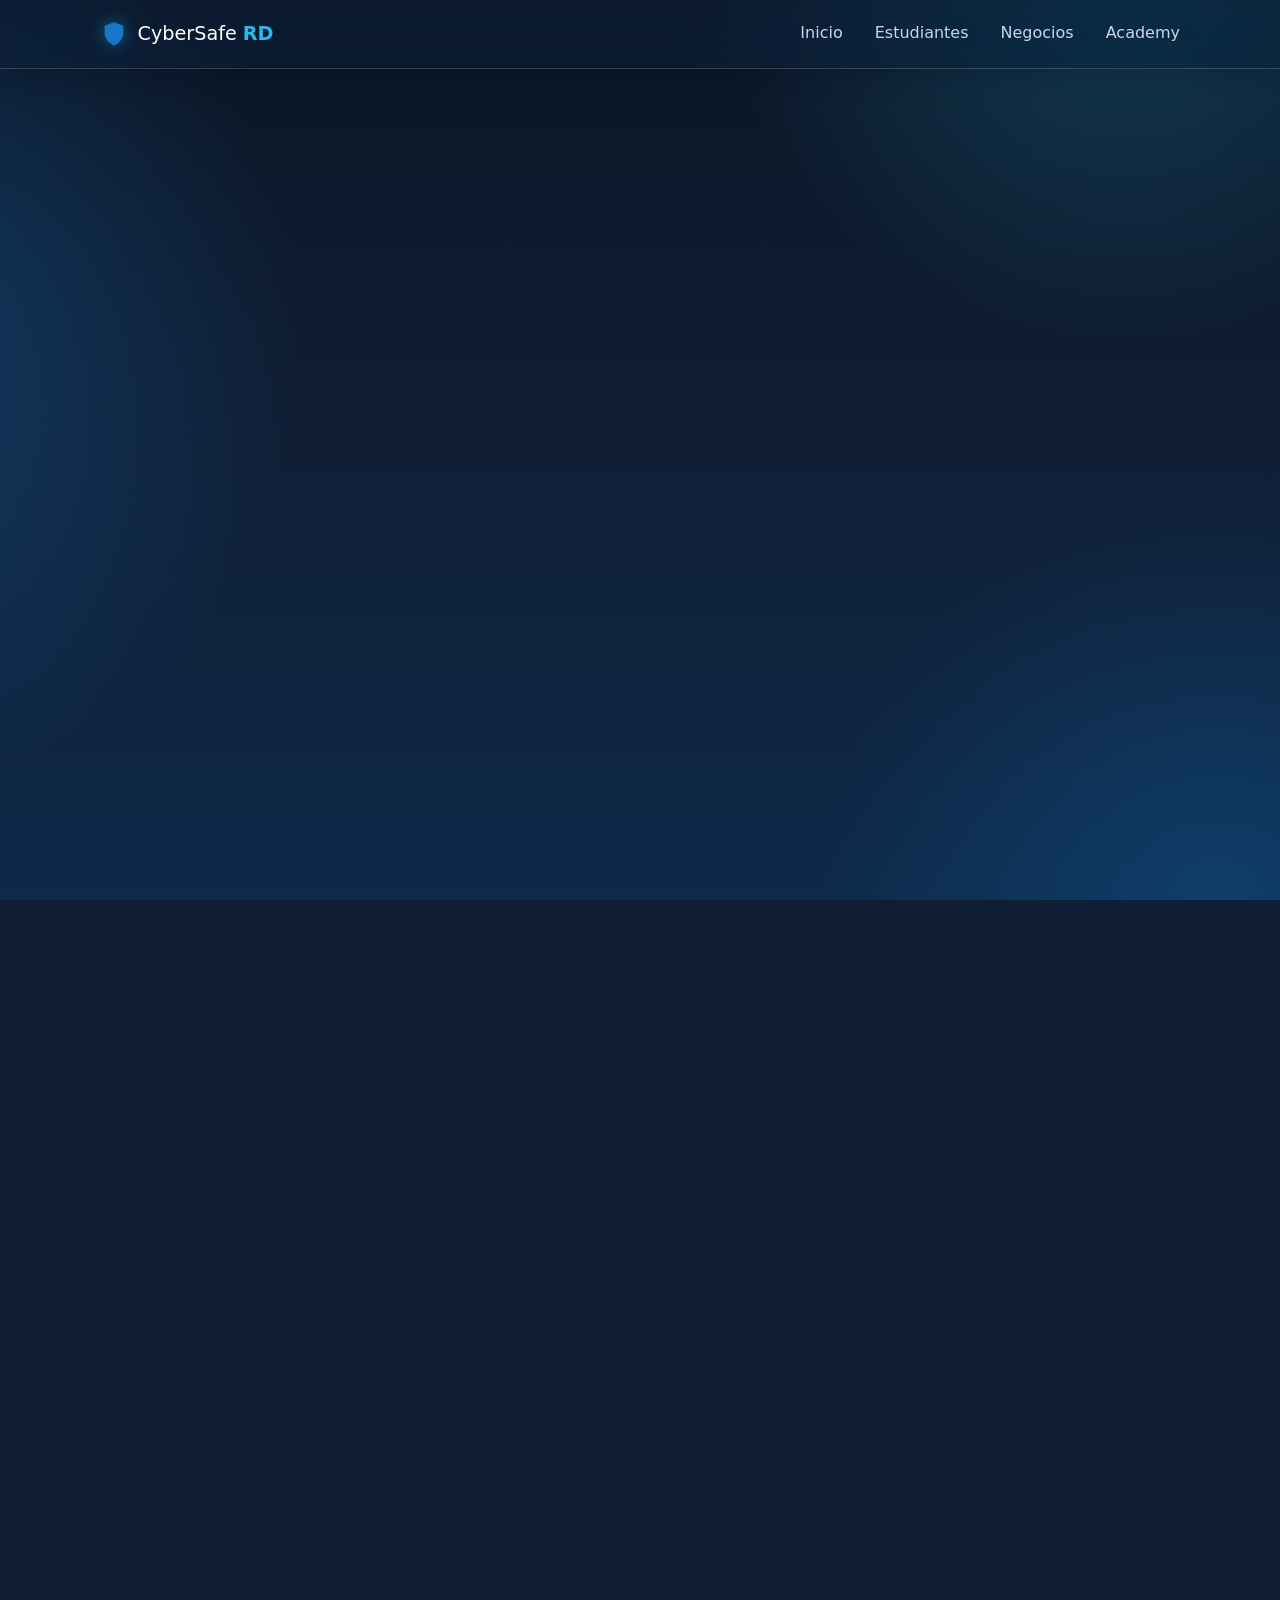
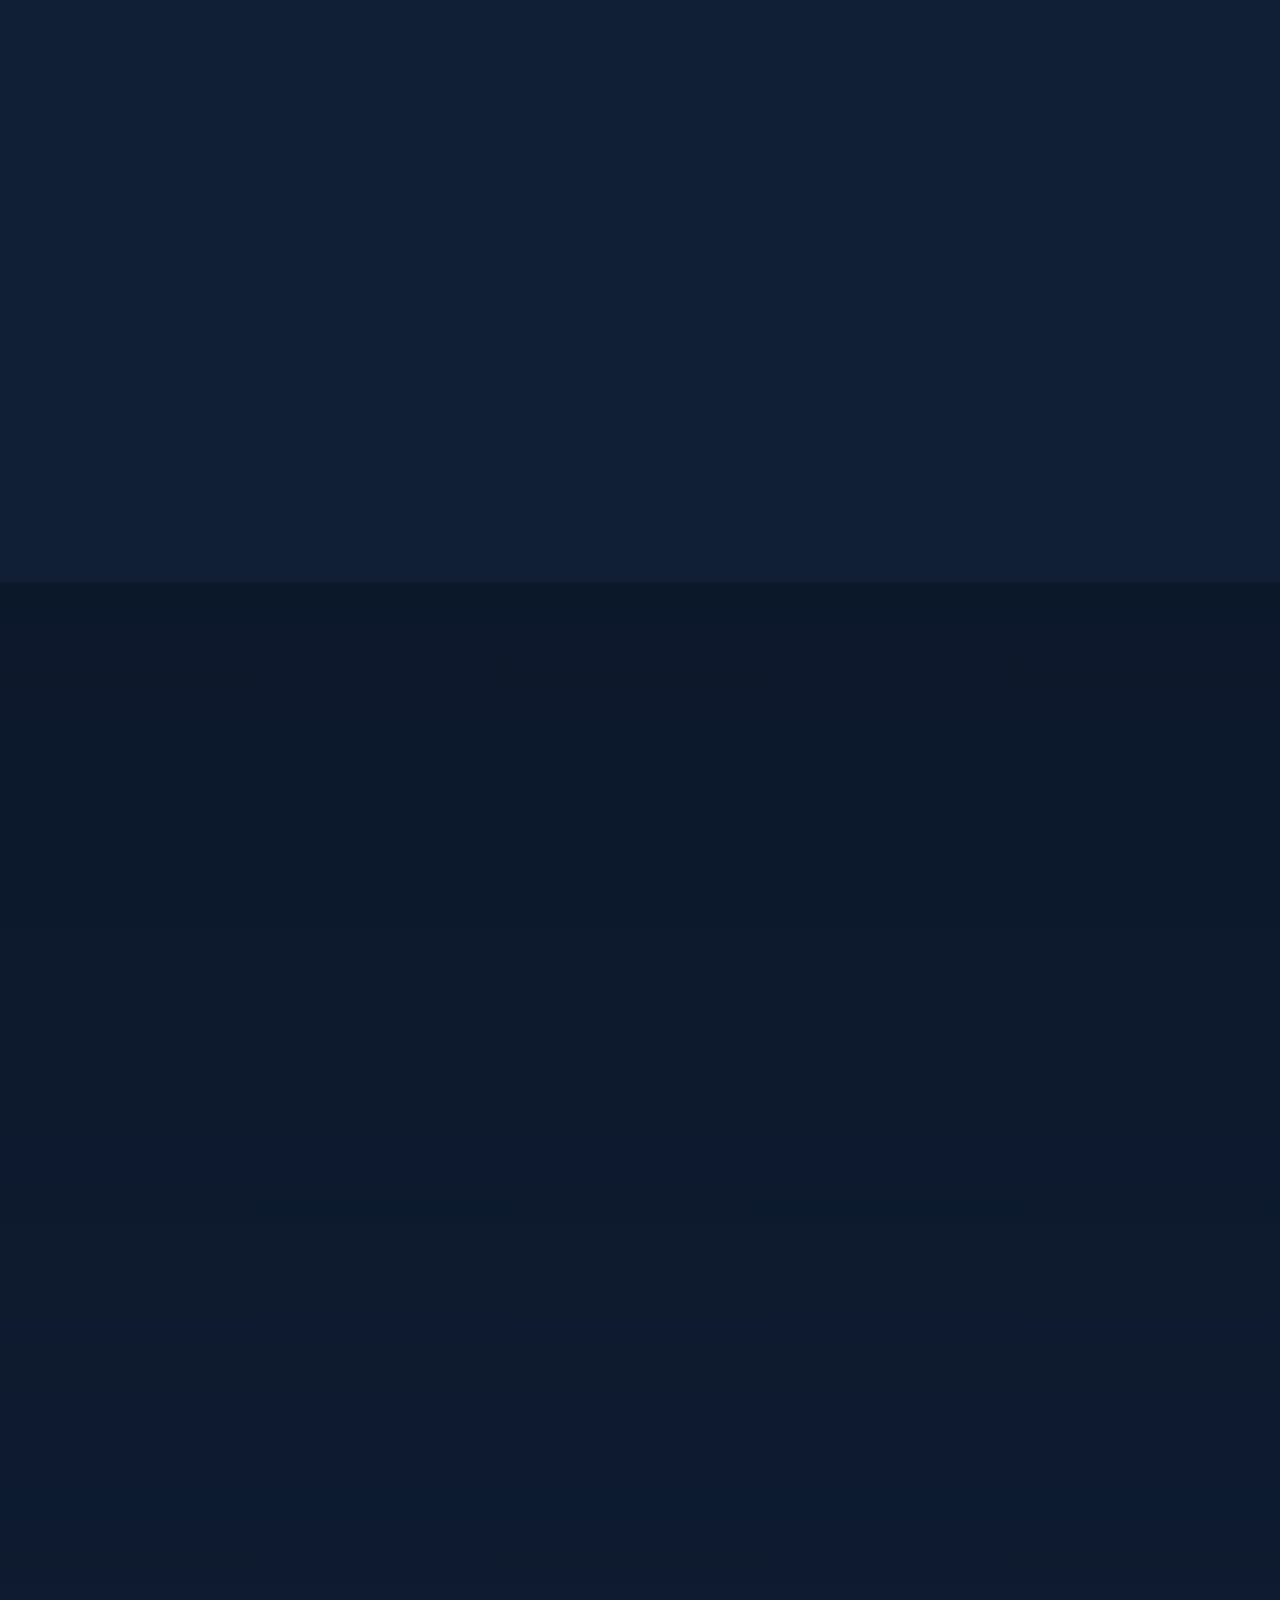
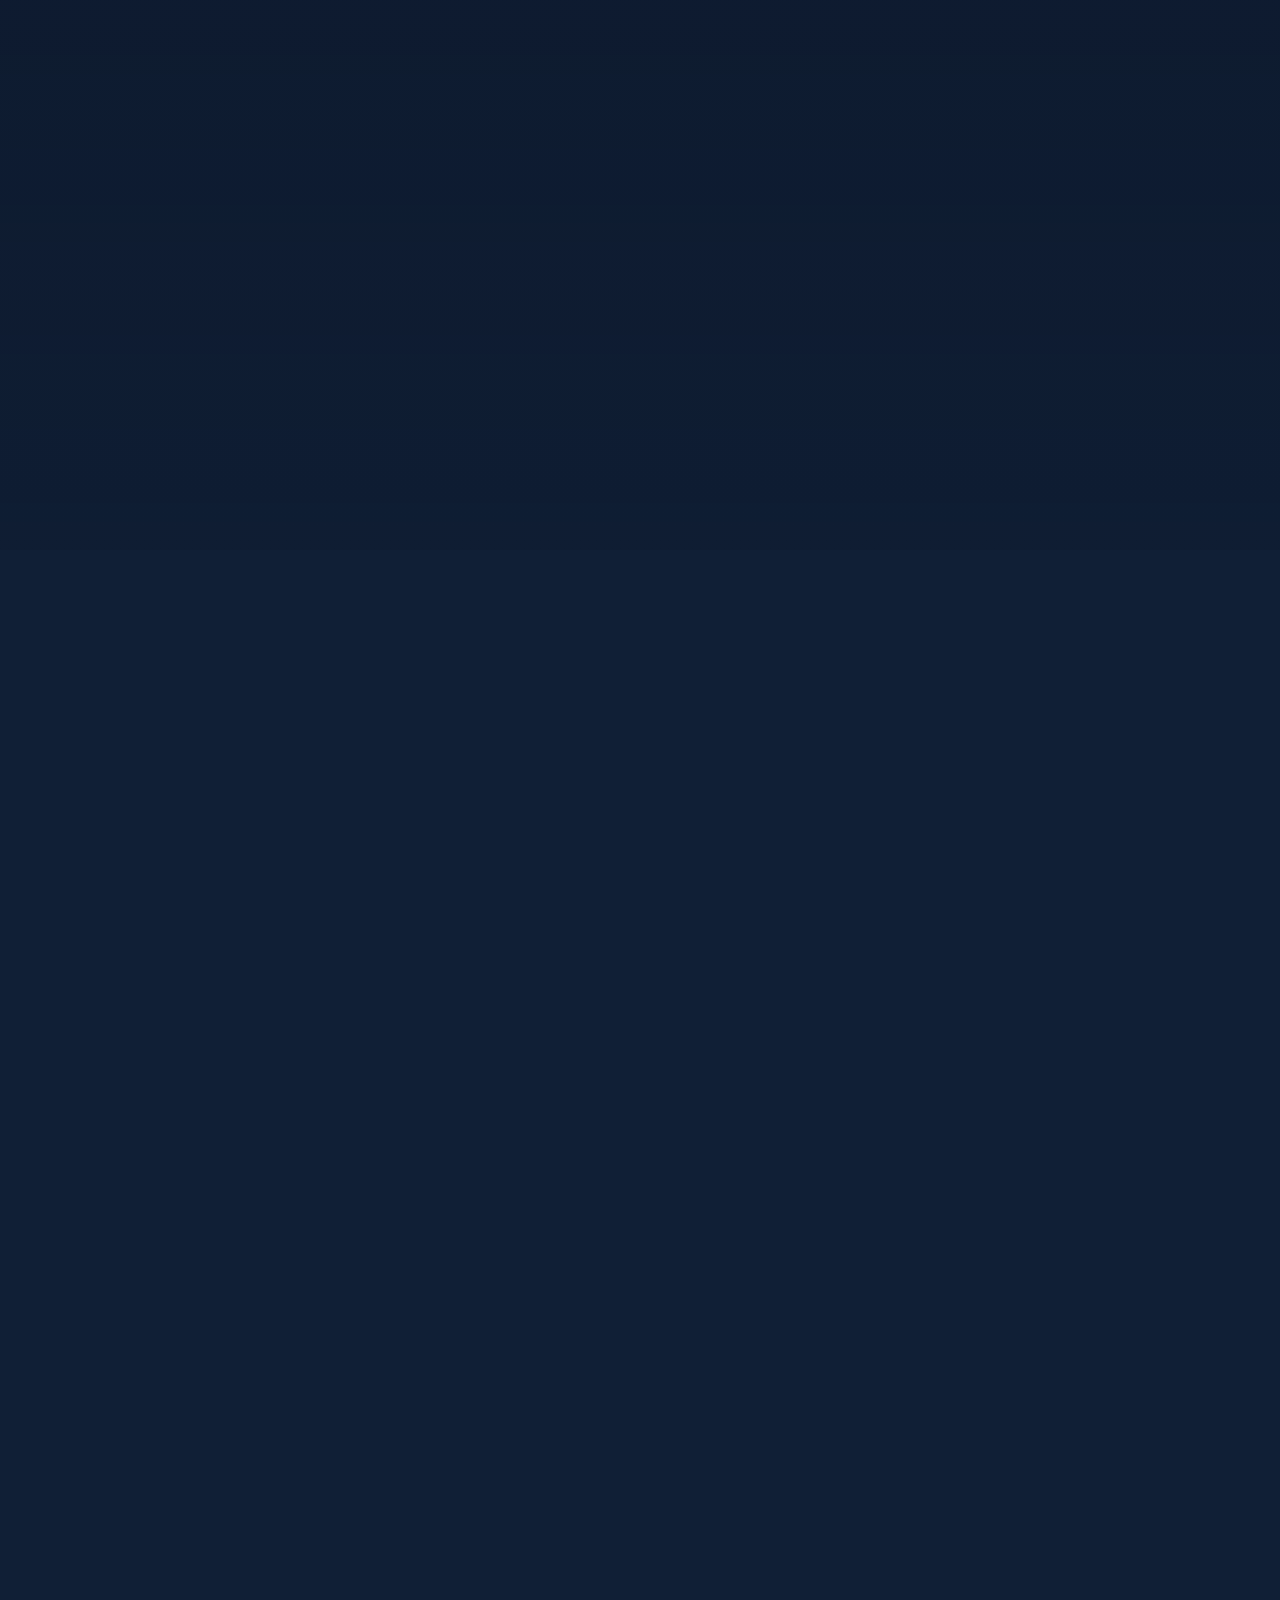
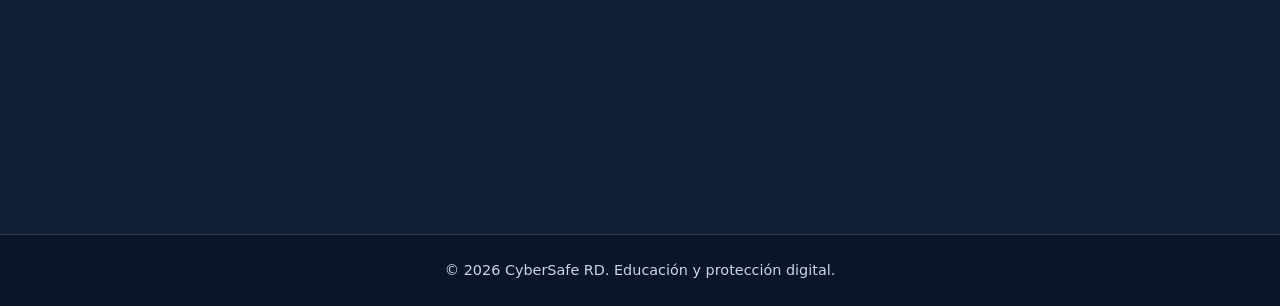
<file: index.html>
<!DOCTYPE html>
<html lang="es">
<head>
  <meta charset="UTF-8">
  <meta name="viewport" content="width=device-width, initial-scale=1">

  <!-- Política de seguridad de contenido (CSP): solo se permite cargar
       scripts y estilos del propio sitio. Bloquea scripts inyectados y
       conexiones a otros dominios. Si más adelante agregas fuentes, imágenes
       o servicios externos, hay que permitirlos aquí de forma explícita. -->
  <meta http-equiv="Content-Security-Policy"
        content="default-src 'none'; script-src 'self'; style-src 'self'; img-src 'self' data:; connect-src 'none'; base-uri 'none'; form-action 'none';">
  <title>CyberSafe RD | Educación y protección digital</title>
  <meta name="description" content="CyberSafe RD es una plataforma dominicana de educación y protección digital para estudiantes y pequeños negocios.">
  <link rel="stylesheet" href="style.css">
</head>
<body>

  <!-- ============ BARRA DE NAVEGACIÓN ============ -->
  <header class="site-header">
    <nav class="navbar" aria-label="Navegación principal">
      <a class="brand" href="#inicio" aria-label="CyberSafe RD, ir al inicio">
        <svg class="brand-icon" viewBox="0 0 24 24" aria-hidden="true">
          <path d="M12 2 4 5v6c0 5 3.4 8.7 8 11 4.6-2.3 8-6 8-11V5l-8-3Z" fill="currentColor"/>
        </svg>
        <span>CyberSafe <strong>RD</strong></span>
      </a>

      <!-- Botón de menú (solo visible en móvil) -->
      <button class="nav-toggle" type="button" aria-expanded="false" aria-controls="menu-principal">
        <span class="visually-hidden">Abrir o cerrar el menú</span>
        <span class="nav-toggle-bar"></span>
        <span class="nav-toggle-bar"></span>
        <span class="nav-toggle-bar"></span>
      </button>

      <ul class="nav-links" id="menu-principal">
        <li><a href="#inicio">Inicio</a></li>
        <li><a href="#estudiantes">Estudiantes</a></li>
        <li><a href="#negocios">Negocios</a></li>
        <li><a href="#academy">Academy</a></li>
      </ul>
    </nav>
  </header>

  <main>
    <!-- ============ SECCIÓN PRINCIPAL ============ -->
    <section class="hero" id="inicio">
      <div class="container hero-grid">
        <div class="hero-text">
          <h1>
            Navega con seguridad.
            <span class="hero-accent">Protege lo que te importa.</span>
          </h1>
          <p class="hero-description">
            CyberSafe RD es una plataforma dominicana de educación y protección digital
            para estudiantes y pequeños negocios. Aprende a cuidar tus cuentas,
            tus datos y tu actividad en internet.
          </p>
          <a class="btn btn-primary" href="#estudiantes">Comenzar a aprender</a>
        </div>

        <!-- Ilustración decorativa: escudo con candado -->
        <div class="hero-visual" aria-hidden="true">
          <svg viewBox="0 0 220 220" role="img" focusable="false">
            <defs>
              <linearGradient id="shield-fill" x1="0" y1="0" x2="0" y2="1">
                <stop offset="0" stop-color="#1677C8"/>
                <stop offset="1" stop-color="#0E4E8A"/>
              </linearGradient>
            </defs>
            <circle cx="110" cy="110" r="104" fill="none" stroke="#28B9E8" stroke-opacity=".18"/>
            <circle cx="110" cy="110" r="82" fill="none" stroke="#28B9E8" stroke-opacity=".3"/>
            <path d="M110 24 172 48v52c0 40-26 68-62 84-36-16-62-44-62-84V48l62-24Z"
                  fill="url(#shield-fill)" stroke="#28B9E8" stroke-width="3" stroke-linejoin="round"/>
            <path d="M92 98V88a18 18 0 0 1 36 0v10" fill="none" stroke="#FFFFFF" stroke-width="6" stroke-linecap="round"/>
            <rect x="82" y="98" width="56" height="44" rx="8" fill="#FFFFFF"/>
            <circle cx="110" cy="116" r="6" fill="#1677C8"/>
            <rect x="107.5" y="119" width="5" height="12" rx="2.5" fill="#1677C8"/>
          </svg>
        </div>
      </div>
    </section>

    <!-- ============ SECCIONES BASE (contenido en desarrollo) ============ -->
    <section class="section" id="estudiantes">
      <div class="container">
        <header class="section-heading">
          <h2>Estudiantes</h2>
          <p>Tu vida digital es parte de tu vida diaria: redes, correo, plataformas de la universidad y compras en línea. Elige un tema, lee una situación real y comprueba lo que aprendiste.</p>
        </header>

        <div class="tema-zona tema-zona--estudiantes" data-temas>
          <div class="tema-progreso">
            <div class="tema-progreso-fila">
              <span class="tema-progreso-texto" aria-live="polite">Actividades completadas: 0 de 6</span>
              <button type="button" class="btn btn-ghost tema-reiniciar" hidden>Reiniciar actividades</button>
            </div>
            <progress class="tema-barra" max="6" value="0" aria-label="Actividades completadas"></progress>
          </div>

          <div class="tema-lista" role="tablist" aria-label="Temas para estudiantes">
            <button type="button" class="tema-card" role="tab" id="est-tab-redes" aria-controls="est-panel-redes" aria-selected="true" tabindex="0">
              <span class="tema-icono" aria-hidden="true"><svg viewBox="0 0 24 24" aria-hidden="true"><circle cx="18" cy="5" r="3"/><circle cx="6" cy="12" r="3"/><circle cx="18" cy="19" r="3"/><path d="m8.6 13.5 6.8 4M15.4 6.5l-6.8 4"/></svg></span>
              <span class="tema-card-titulo">Redes sociales</span>
              <span class="tema-card-desc">Perfiles, mensajes y privacidad</span>
              <span class="tema-estado"></span>
            </button>
            <button type="button" class="tema-card" role="tab" id="est-tab-cuentas" aria-controls="est-panel-cuentas" aria-selected="false" tabindex="-1">
              <span class="tema-icono" aria-hidden="true"><svg viewBox="0 0 24 24" aria-hidden="true"><circle cx="9" cy="8" r="4"/><path d="M2 21a7 7 0 0 1 14 0"/><rect x="15" y="14" width="7" height="6" rx="1"/><path d="M17 14v-1.5a1.5 1.5 0 0 1 3 0V14"/></svg></span>
              <span class="tema-card-titulo">Seguridad de cuentas</span>
              <span class="tema-card-desc">Tu correo y tus accesos</span>
              <span class="tema-estado"></span>
            </button>
            <button type="button" class="tema-card" role="tab" id="est-tab-claves" aria-controls="est-panel-claves" aria-selected="false" tabindex="-1">
              <span class="tema-icono" aria-hidden="true"><svg viewBox="0 0 24 24" aria-hidden="true"><circle cx="8" cy="15" r="4"/><path d="m11 12 9-9M17 6l3 3M14 9l2 2"/></svg></span>
              <span class="tema-card-titulo">Contraseñas y MFA</span>
              <span class="tema-card-desc">Hábitos del día a día</span>
              <span class="tema-estado"></span>
            </button>
            <button type="button" class="tema-card" role="tab" id="est-tab-estafas" aria-controls="est-panel-estafas" aria-selected="false" tabindex="-1">
              <span class="tema-icono" aria-hidden="true"><svg viewBox="0 0 24 24" aria-hidden="true"><path d="M10.3 3.9 1.8 18a2 2 0 0 0 1.7 3h17a2 2 0 0 0 1.7-3L13.7 3.9a2 2 0 0 0-3.4 0Z"/><path d="M12 9v4M12 17h.01"/></svg></span>
              <span class="tema-card-titulo">Phishing y estafas</span>
              <span class="tema-card-desc">Becas, empleos y ofertas falsas</span>
              <span class="tema-estado"></span>
            </button>
            <button type="button" class="tema-card" role="tab" id="est-tab-wifi" aria-controls="est-panel-wifi" aria-selected="false" tabindex="-1">
              <span class="tema-icono" aria-hidden="true"><svg viewBox="0 0 24 24" aria-hidden="true"><path d="M2 9a15 15 0 0 1 20 0M5 12.5a10 10 0 0 1 14 0M8.5 16a5 5 0 0 1 7 0"/><circle cx="12" cy="19.5" r="1"/></svg></span>
              <span class="tema-card-titulo">Wi-Fi públicas</span>
              <span class="tema-card-desc">Cafeterías, plazas y centros</span>
              <span class="tema-estado"></span>
            </button>
            <button type="button" class="tema-card" role="tab" id="est-tab-datos" aria-controls="est-panel-datos" aria-selected="false" tabindex="-1">
              <span class="tema-icono" aria-hidden="true"><svg viewBox="0 0 24 24" aria-hidden="true"><path d="M2 12s3.6-7 10-7 10 7 10 7-3.6 7-10 7S2 12 2 12Z"/><circle cx="12" cy="12" r="3"/><path d="m3 3 18 18"/></svg></span>
              <span class="tema-card-titulo">Información personal</span>
              <span class="tema-card-desc">Qué compartir y qué no</span>
              <span class="tema-estado"></span>
            </button>
          </div>

          <div class="tema-panel-zona glass-card">
          <article class="tema-panel is-activo" role="tabpanel" id="est-panel-redes" aria-labelledby="est-tab-redes" tabindex="-1">
            <header class="tema-cabecera">
              <span class="tema-icono" aria-hidden="true"><svg viewBox="0 0 24 24" aria-hidden="true"><circle cx="18" cy="5" r="3"/><circle cx="6" cy="12" r="3"/><circle cx="18" cy="19" r="3"/><path d="m8.6 13.5 6.8 4M15.4 6.5l-6.8 4"/></svg></span>
              <div>
                <h3>Redes sociales</h3>
                <p class="tema-lead">Tu perfil dice quién eres: protégelo para que nadie más hable en tu nombre.</p>
              </div>
            </header>
            <div class="tema-cuerpo">
              <div class="tema-info">
                <div class="tema-situacion">
                  <span class="tema-etiqueta">Situación cotidiana</span>
                  <p>Una compañera te escribe por Instagram: «¿eres tú en este video?», con un enlace. Es su cuenta, pero fue hackeada: el atacante envía el mismo mensaje a todos sus contactos.</p>
                </div>
                <h4>Qué puedes hacer</h4>
                <ul class="tema-checks"><li>Pon tu cuenta en privado o usa una lista de «mejores amigos» para lo personal, y oculta tu teléfono y tu correo.</li><li>Activa la verificación en dos pasos en cada red social.</li><li>Desconfía de enlaces y videos «sorpresa», incluso de amigos: pregúntales por otro medio si de verdad los enviaron.</li><li>Evita publicar en tiempo real tu ubicación, tu uniforme o tus horarios; comparte después.</li><li>Revisa de vez en cuando las sesiones abiertas y las apps conectadas, y elimina las que no reconozcas.</li></ul>
              </div>
              <div class="tema-actividad" data-actividad>
                <span class="tema-etiqueta">Comprueba lo aprendido</span>
                <p class="tema-act-pregunta" id="est-q-redes">Un amigo te envía por mensaje directo un enlace con el texto «¿eres tú en este video?». ¿Qué haces?</p>
                <div class="tema-opciones" role="group" aria-labelledby="est-q-redes"><button type="button" class="tema-opcion" aria-pressed="false"><span class="tema-letra" aria-hidden="true">A</span><span>Abres el enlace para ver el video</span></button><button type="button" class="tema-opcion" data-correcta aria-pressed="false"><span class="tema-letra" aria-hidden="true">B</span><span>No lo abres y le preguntas por otro canal (llamada o en persona) si realmente te lo envió</span></button><button type="button" class="tema-opcion" aria-pressed="false"><span class="tema-letra" aria-hidden="true">C</span><span>Lo reenvías a tus contactos para ver si es real</span></button></div>
                <div class="tema-act-acciones">
                  <button type="button" class="btn btn-primary tema-comprobar" disabled>Comprobar respuesta</button>
                  <button type="button" class="btn btn-ghost tema-reintentar" hidden>Intentar de nuevo</button>
                </div>
                <div class="tema-feedback" role="status" aria-live="polite" hidden>
                  <p class="tema-feedback-titulo"></p>
                  <p class="tema-feedback-texto"></p>
                </div>
                <p class="tema-explicacion" hidden>Cuando una cuenta es hackeada, el mensaje sale con el nombre de un amigo. Verificar por otro canal evita que caigas, y no reenviarlo evita que el engaño se propague.</p>
              </div>
            </div>
            <footer class="tema-pie">
              <div class="tema-enlaces"><a href="academy/mfa.html">Lección de MFA →</a></div>
              <button type="button" class="btn btn-ghost tema-siguiente" data-siguiente>Siguiente: Seguridad de cuentas <span aria-hidden="true">→</span></button>
            </footer>
          </article>
          <article class="tema-panel" role="tabpanel" id="est-panel-cuentas" aria-labelledby="est-tab-cuentas" tabindex="-1">
            <header class="tema-cabecera">
              <span class="tema-icono" aria-hidden="true"><svg viewBox="0 0 24 24" aria-hidden="true"><circle cx="9" cy="8" r="4"/><path d="M2 21a7 7 0 0 1 14 0"/><rect x="15" y="14" width="7" height="6" rx="1"/><path d="M17 14v-1.5a1.5 1.5 0 0 1 3 0V14"/></svg></span>
              <div>
                <h3>Seguridad de cuentas</h3>
                <p class="tema-lead">Tu correo es la llave maestra: quien lo controla puede recuperar casi todas tus demás cuentas.</p>
              </div>
            </header>
            <div class="tema-cuerpo">
              <div class="tema-info">
                <div class="tema-situacion">
                  <span class="tema-etiqueta">Situación cotidiana</span>
                  <p>Usas el mismo correo para la universidad, tus redes y tus juegos. Si alguien entra a ese correo, puede pulsar «olvidé mi contraseña» en todas las demás cuentas.</p>
                </div>
                <h4>Qué puedes hacer</h4>
                <ul class="tema-checks"><li>Protege primero tu correo principal con una contraseña única y verificación en dos pasos.</li><li>Usa un correo alterno para registros poco importantes y promociones.</li><li>Cierra sesión en computadoras compartidas (laboratorios, cibercafés) y no marques «recordarme».</li><li>Completa las opciones de recuperación (correo alterno y teléfono) para poder recuperar tu cuenta si la pierdes.</li><li>Si te llega un aviso de inicio de sesión que no reconoces, cambia la contraseña desde la app o el sitio oficial.</li></ul>
              </div>
              <div class="tema-actividad" data-actividad>
                <span class="tema-etiqueta">Comprueba lo aprendido</span>
                <p class="tema-act-pregunta" id="est-q-cuentas">Terminas un trabajo en una computadora del laboratorio de la universidad. ¿Qué haces antes de irte?</p>
                <div class="tema-opciones" role="group" aria-labelledby="est-q-cuentas"><button type="button" class="tema-opcion" aria-pressed="false"><span class="tema-letra" aria-hidden="true">A</span><span>Cierras la pestaña del navegador, nada más</span></button><button type="button" class="tema-opcion" data-correcta aria-pressed="false"><span class="tema-letra" aria-hidden="true">B</span><span>Cierras sesión en todas tus cuentas y no guardas contraseñas en el navegador</span></button><button type="button" class="tema-opcion" aria-pressed="false"><span class="tema-letra" aria-hidden="true">C</span><span>Dejas la sesión abierta por si vuelves mañana</span></button></div>
                <div class="tema-act-acciones">
                  <button type="button" class="btn btn-primary tema-comprobar" disabled>Comprobar respuesta</button>
                  <button type="button" class="btn btn-ghost tema-reintentar" hidden>Intentar de nuevo</button>
                </div>
                <div class="tema-feedback" role="status" aria-live="polite" hidden>
                  <p class="tema-feedback-titulo"></p>
                  <p class="tema-feedback-texto"></p>
                </div>
                <p class="tema-explicacion" hidden>Cerrar la pestaña no cierra la sesión. En equipos compartidos, cierra sesión y evita guardar contraseñas para que la siguiente persona no entre a tus cuentas.</p>
              </div>
            </div>
            <footer class="tema-pie">
              <div class="tema-enlaces"></div>
              <button type="button" class="btn btn-ghost tema-siguiente" data-siguiente>Siguiente: Contraseñas y MFA <span aria-hidden="true">→</span></button>
            </footer>
          </article>
          <article class="tema-panel" role="tabpanel" id="est-panel-claves" aria-labelledby="est-tab-claves" tabindex="-1">
            <header class="tema-cabecera">
              <span class="tema-icono" aria-hidden="true"><svg viewBox="0 0 24 24" aria-hidden="true"><circle cx="8" cy="15" r="4"/><path d="m11 12 9-9M17 6l3 3M14 9l2 2"/></svg></span>
              <div>
                <h3>Contraseñas y MFA</h3>
                <p class="tema-lead">Dos hábitos que bloquean la mayoría de los robos de cuentas: claves distintas y verificación en dos pasos.</p>
              </div>
            </header>
            <div class="tema-cuerpo">
              <div class="tema-info">
                <div class="tema-situacion">
                  <span class="tema-etiqueta">Situación cotidiana</span>
                  <p>Un amigo te pide prestada tu cuenta de streaming y le das la contraseña. Semanas después alguien más entra: la clave circuló por un grupo de chat.</p>
                </div>
                <h4>Qué puedes hacer</h4>
                <ul class="tema-checks"><li>Compartir una contraseña es perderla de vista: usa los perfiles o planes familiares que ofrece cada servicio.</li><li>Activa MFA al menos en tu correo, tus redes y la plataforma de tu universidad.</li><li>Los códigos de verificación son personales: ninguna persona ni empresa legítima te los pide.</li><li>Guarda los códigos de recuperación fuera del teléfono, por ejemplo impresos en un lugar seguro.</li></ul>
              </div>
              <div class="tema-actividad" data-actividad>
                <span class="tema-etiqueta">Comprueba lo aprendido</span>
                <p class="tema-act-pregunta" id="est-q-claves">Verdadero o falso: si un amigo de confianza te pide el código de 6 dígitos que te llegó por SMS «para ayudarte a entrar», es seguro dárselo.</p>
                <div class="tema-opciones" role="group" aria-labelledby="est-q-claves"><button type="button" class="tema-opcion" aria-pressed="false"><span class="tema-letra" aria-hidden="true">A</span><span>Verdadero</span></button><button type="button" class="tema-opcion" data-correcta aria-pressed="false"><span class="tema-letra" aria-hidden="true">B</span><span>Falso</span></button></div>
                <div class="tema-act-acciones">
                  <button type="button" class="btn btn-primary tema-comprobar" disabled>Comprobar respuesta</button>
                  <button type="button" class="btn btn-ghost tema-reintentar" hidden>Intentar de nuevo</button>
                </div>
                <div class="tema-feedback" role="status" aria-live="polite" hidden>
                  <p class="tema-feedback-titulo"></p>
                  <p class="tema-feedback-texto"></p>
                </div>
                <p class="tema-explicacion" hidden>Falso. Con ese código cualquiera puede entrar a tu cuenta, aunque quien lo pida sea un amigo: su cuenta pudo ser hackeada o alguien puede estar haciéndose pasar por él.</p>
              </div>
            </div>
            <footer class="tema-pie">
              <div class="tema-enlaces"><a href="academy/contrasenas.html">Lección de contraseñas →</a><a href="academy/mfa.html">Lección de MFA →</a></div>
              <button type="button" class="btn btn-ghost tema-siguiente" data-siguiente>Siguiente: Phishing y estafas <span aria-hidden="true">→</span></button>
            </footer>
          </article>
          <article class="tema-panel" role="tabpanel" id="est-panel-estafas" aria-labelledby="est-tab-estafas" tabindex="-1">
            <header class="tema-cabecera">
              <span class="tema-icono" aria-hidden="true"><svg viewBox="0 0 24 24" aria-hidden="true"><path d="M10.3 3.9 1.8 18a2 2 0 0 0 1.7 3h17a2 2 0 0 0 1.7-3L13.7 3.9a2 2 0 0 0-3.4 0Z"/><path d="M12 9v4M12 17h.01"/></svg></span>
              <div>
                <h3>Phishing y estafas</h3>
                <p class="tema-lead">Las estafas apuntan a estudiantes con becas, empleos y ofertas «únicas».</p>
              </div>
            </header>
            <div class="tema-cuerpo">
              <div class="tema-info">
                <div class="tema-situacion">
                  <span class="tema-etiqueta">Situación cotidiana</span>
                  <p>Te escribe un número desconocido: «Ganaste una beca de RD$20,000. Entra al enlace y confirma tu cédula y tu cuenta bancaria». Nadie te avisó de ninguna beca.</p>
                </div>
                <h4>Qué puedes hacer</h4>
                <ul class="tema-checks"><li>Verifica becas, ofertas de empleo y premios en el sitio oficial de la institución, no en el enlace del mensaje.</li><li>Desconfía de todo lo que pida pagar para recibir algo («tasa de inscripción», «gastos de envío»).</li><li>En compras por redes sociales, prefiere métodos de pago con protección y duda de los precios demasiado bajos.</li><li>Ante una estafa: no respondas, guarda una captura, bloquea el número y repórtalo en la plataforma.</li></ul>
              </div>
              <div class="tema-actividad" data-actividad>
                <span class="tema-etiqueta">Comprueba lo aprendido</span>
                <p class="tema-act-pregunta" id="est-q-estafas">Te ofrecen un trabajo remoto muy bien pagado, pero piden que pagues RD$1,500 por «materiales de capacitación» antes de empezar. ¿Qué indica esto?</p>
                <div class="tema-opciones" role="group" aria-labelledby="est-q-estafas"><button type="button" class="tema-opcion" aria-pressed="false"><span class="tema-letra" aria-hidden="true">A</span><span>Es normal: así funcionan las empresas serias</span></button><button type="button" class="tema-opcion" data-correcta aria-pressed="false"><span class="tema-letra" aria-hidden="true">B</span><span>Es una señal de estafa: una empresa seria no cobra por darte trabajo</span></button><button type="button" class="tema-opcion" aria-pressed="false"><span class="tema-letra" aria-hidden="true">C</span><span>Es seguro si te envían un recibo por WhatsApp</span></button></div>
                <div class="tema-act-acciones">
                  <button type="button" class="btn btn-primary tema-comprobar" disabled>Comprobar respuesta</button>
                  <button type="button" class="btn btn-ghost tema-reintentar" hidden>Intentar de nuevo</button>
                </div>
                <div class="tema-feedback" role="status" aria-live="polite" hidden>
                  <p class="tema-feedback-titulo"></p>
                  <p class="tema-feedback-texto"></p>
                </div>
                <p class="tema-explicacion" hidden>Pedir dinero por adelantado a quien busca empleo es una de las estafas más comunes. Un recibo enviado por chat no demuestra nada.</p>
              </div>
            </div>
            <footer class="tema-pie">
              <div class="tema-enlaces"><a href="phishing-sim/index.html">Practica en el Phishing Simulator →</a><a href="academy/phishing.html">Lección de phishing →</a></div>
              <button type="button" class="btn btn-ghost tema-siguiente" data-siguiente>Siguiente: Wi-Fi públicas <span aria-hidden="true">→</span></button>
            </footer>
          </article>
          <article class="tema-panel" role="tabpanel" id="est-panel-wifi" aria-labelledby="est-tab-wifi" tabindex="-1">
            <header class="tema-cabecera">
              <span class="tema-icono" aria-hidden="true"><svg viewBox="0 0 24 24" aria-hidden="true"><path d="M2 9a15 15 0 0 1 20 0M5 12.5a10 10 0 0 1 14 0M8.5 16a5 5 0 0 1 7 0"/><circle cx="12" cy="19.5" r="1"/></svg></span>
              <div>
                <h3>Wi-Fi públicas</h3>
                <p class="tema-lead">El Wi-Fi gratis es cómodo, pero no sabes quién más está conectado ni quién lo administra.</p>
              </div>
            </header>
            <div class="tema-cuerpo">
              <div class="tema-info">
                <div class="tema-situacion">
                  <span class="tema-etiqueta">Situación cotidiana</span>
                  <p>En una plaza ves dos redes: «Plaza_Free» y «Plaza_Free_WiFi». Te conectas a la segunda porque tiene mejor señal, pero podría ser una red falsa creada para espiar lo que haces.</p>
                </div>
                <h4>Qué puedes hacer</h4>
                <ul class="tema-checks"><li>Pregunta al personal el nombre exacto de la red antes de conectarte.</li><li>Evita operaciones sensibles (banca, compras, exámenes en línea) en redes públicas: usa tus datos móviles.</li><li>Entra solo a sitios con https y no ignores los avisos de certificado del navegador.</li><li>Desactiva la conexión automática a redes abiertas y «olvida» la red cuando termines.</li><li>Una VPN de un proveedor confiable ayuda, pero no sustituye a las demás medidas.</li></ul>
              </div>
              <div class="tema-actividad" data-actividad>
                <span class="tema-etiqueta">Comprueba lo aprendido</span>
                <p class="tema-act-pregunta" id="est-q-wifi">Necesitas pagar una compra en línea y solo tienes el Wi-Fi gratuito de la cafetería. ¿Qué es lo más seguro?</p>
                <div class="tema-opciones" role="group" aria-labelledby="est-q-wifi"><button type="button" class="tema-opcion" aria-pressed="false"><span class="tema-letra" aria-hidden="true">A</span><span>Pagar normalmente, el candado del navegador basta</span></button><button type="button" class="tema-opcion" data-correcta aria-pressed="false"><span class="tema-letra" aria-hidden="true">B</span><span>Usar tus datos móviles o esperar a una red de confianza</span></button><button type="button" class="tema-opcion" aria-pressed="false"><span class="tema-letra" aria-hidden="true">C</span><span>Desactivar el antivirus para que cargue más rápido</span></button></div>
                <div class="tema-act-acciones">
                  <button type="button" class="btn btn-primary tema-comprobar" disabled>Comprobar respuesta</button>
                  <button type="button" class="btn btn-ghost tema-reintentar" hidden>Intentar de nuevo</button>
                </div>
                <div class="tema-feedback" role="status" aria-live="polite" hidden>
                  <p class="tema-feedback-titulo"></p>
                  <p class="tema-feedback-texto"></p>
                </div>
                <p class="tema-explicacion" hidden>En una red pública no controlas quién puede observar el tráfico. Para pagos y banca, tus datos móviles o una red de confianza son mucho más seguros.</p>
              </div>
            </div>
            <footer class="tema-pie">
              <div class="tema-enlaces"></div>
              <button type="button" class="btn btn-ghost tema-siguiente" data-siguiente>Siguiente: Información personal <span aria-hidden="true">→</span></button>
            </footer>
          </article>
          <article class="tema-panel" role="tabpanel" id="est-panel-datos" aria-labelledby="est-tab-datos" tabindex="-1">
            <header class="tema-cabecera">
              <span class="tema-icono" aria-hidden="true"><svg viewBox="0 0 24 24" aria-hidden="true"><path d="M2 12s3.6-7 10-7 10 7 10 7-3.6 7-10 7S2 12 2 12Z"/><circle cx="12" cy="12" r="3"/><path d="m3 3 18 18"/></svg></span>
              <div>
                <h3>Información personal</h3>
                <p class="tema-lead">Tu nombre completo, tus documentos, tus fotos y tu ubicación valen mucho para quien quiere suplantarte.</p>
              </div>
            </header>
            <div class="tema-cuerpo">
              <div class="tema-info">
                <div class="tema-situacion">
                  <span class="tema-etiqueta">Situación cotidiana</span>
                  <p>Publicas la foto de tu carné estudiantil: «¡por fin soy universitario!». Con ese nombre, número y foto, alguien podría abrir cuentas falsas o engañar a tu familia haciéndose pasar por ti.</p>
                </div>
                <h4>Qué puedes hacer</h4>
                <ul class="tema-checks"><li>Piensa antes de publicar: documentos, boletos, tarjetas y carnés no se suben, ni siquiera tapados a medias.</li><li>Da solo los datos necesarios cuando una app o formulario te los pida, y desconfía de los que piden de más.</li><li>Revisa los permisos de tus apps (ubicación, micrófono, contactos, cámara) y quita los que no necesitan.</li><li>No envíes fotos de documentos por chat; si es indispensable, usa un canal oficial.</li><li>Busca tu nombre en internet de vez en cuando para ver qué información tuya es pública.</li></ul>
              </div>
              <div class="tema-actividad" data-actividad>
                <span class="tema-etiqueta">Comprueba lo aprendido</span>
                <p class="tema-act-pregunta" id="est-q-datos">Una app de linterna te pide acceso a tus contactos y a tu ubicación. ¿Qué haces?</p>
                <div class="tema-opciones" role="group" aria-labelledby="est-q-datos"><button type="button" class="tema-opcion" aria-pressed="false"><span class="tema-letra" aria-hidden="true">A</span><span>Aceptas, no pasa nada</span></button><button type="button" class="tema-opcion" data-correcta aria-pressed="false"><span class="tema-letra" aria-hidden="true">B</span><span>Niegas esos permisos: una linterna no los necesita</span></button><button type="button" class="tema-opcion" aria-pressed="false"><span class="tema-letra" aria-hidden="true">C</span><span>Aceptas, pero solo la usas de noche</span></button></div>
                <div class="tema-act-acciones">
                  <button type="button" class="btn btn-primary tema-comprobar" disabled>Comprobar respuesta</button>
                  <button type="button" class="btn btn-ghost tema-reintentar" hidden>Intentar de nuevo</button>
                </div>
                <div class="tema-feedback" role="status" aria-live="polite" hidden>
                  <p class="tema-feedback-titulo"></p>
                  <p class="tema-feedback-texto"></p>
                </div>
                <p class="tema-explicacion" hidden>Una app solo debe pedir los permisos que necesita para funcionar. Si pide más, es una señal de que recoge datos para otros fines.</p>
              </div>
            </div>
            <footer class="tema-pie">
              <div class="tema-enlaces"></div>
              <button type="button" class="btn btn-ghost tema-siguiente" data-siguiente>Volver al primero: Redes sociales <span aria-hidden="true">→</span></button>
            </footer>
          </article>
          </div>
        </div>
      </div>
    </section>

    <section class="section section-alt" id="negocios">
      <div class="container">
        <header class="section-heading">
          <h2>Negocios</h2>
          <p>Un pequeño negocio guarda dinero, datos de clientes y accesos importantes, y muchas veces no tiene un equipo de informática. Estos casos reales muestran cómo ocurren los problemas y cómo evitarlos.</p>
        </header>

        <div class="tema-zona tema-zona--negocios" data-temas>
          <div class="tema-progreso">
            <div class="tema-progreso-fila">
              <span class="tema-progreso-texto" aria-live="polite">Actividades completadas: 0 de 7</span>
              <button type="button" class="btn btn-ghost tema-reiniciar" hidden>Reiniciar actividades</button>
            </div>
            <progress class="tema-barra" max="7" value="0" aria-label="Actividades completadas"></progress>
          </div>

          <div class="tema-lista" role="tablist" aria-label="Temas para negocios">
            <button type="button" class="tema-card" role="tab" id="neg-tab-clientes" aria-controls="neg-panel-clientes" aria-selected="true" tabindex="0">
              <span class="tema-icono" aria-hidden="true"><svg viewBox="0 0 24 24" aria-hidden="true"><rect x="3" y="5" width="18" height="14" rx="2"/><circle cx="9" cy="11" r="2"/><path d="M6 16a3 3 0 0 1 6 0M14 10h4M14 14h3"/></svg></span>
              <span class="tema-card-titulo">Datos de clientes</span>
              <span class="tema-card-desc">Guardar y proteger información</span>
              <span class="tema-estado"></span>
            </button>
            <button type="button" class="tema-card" role="tab" id="neg-tab-correo" aria-controls="neg-panel-correo" aria-selected="false" tabindex="-1">
              <span class="tema-icono" aria-hidden="true"><svg viewBox="0 0 24 24" aria-hidden="true"><rect x="3" y="5" width="18" height="14" rx="2"/><path d="m3 7 9 6 9-6"/></svg></span>
              <span class="tema-card-titulo">Correo empresarial</span>
              <span class="tema-card-desc">Cuentas, accesos y reenvíos</span>
              <span class="tema-estado"></span>
            </button>
            <button type="button" class="tema-card" role="tab" id="neg-tab-fraudes" aria-controls="neg-panel-fraudes" aria-selected="false" tabindex="-1">
              <span class="tema-icono" aria-hidden="true"><svg viewBox="0 0 24 24" aria-hidden="true"><path d="M12 3 4 6v6c0 4.5 3.2 7.8 8 9 4.8-1.2 8-4.5 8-9V6l-8-3Z"/><path d="M12 8v4M12 15.5h.01"/></svg></span>
              <span class="tema-card-titulo">Fraudes y phishing</span>
              <span class="tema-card-desc">Pagos falsos y engaños a negocios</span>
              <span class="tema-estado"></span>
            </button>
            <button type="button" class="tema-card" role="tab" id="neg-tab-claves-neg" aria-controls="neg-panel-claves-neg" aria-selected="false" tabindex="-1">
              <span class="tema-icono" aria-hidden="true"><svg viewBox="0 0 24 24" aria-hidden="true"><circle cx="8" cy="15" r="4"/><path d="m11 12 9-9M17 6l3 3M14 9l2 2"/></svg></span>
              <span class="tema-card-titulo">Contraseñas y MFA</span>
              <span class="tema-card-desc">Accesos del equipo</span>
              <span class="tema-estado"></span>
            </button>
            <button type="button" class="tema-card" role="tab" id="neg-tab-respaldos" aria-controls="neg-panel-respaldos" aria-selected="false" tabindex="-1">
              <span class="tema-icono" aria-hidden="true"><svg viewBox="0 0 24 24" aria-hidden="true"><ellipse cx="12" cy="6" rx="8" ry="3"/><path d="M4 6v6c0 1.7 3.6 3 8 3s8-1.3 8-3V6M4 12v6c0 1.7 3.6 3 8 3s8-1.3 8-3v-6"/></svg></span>
              <span class="tema-card-titulo">Copias de seguridad</span>
              <span class="tema-card-desc">Recuperarte tras un desastre</span>
              <span class="tema-estado"></span>
            </button>
            <button type="button" class="tema-card" role="tab" id="neg-tab-equipo" aria-controls="neg-panel-equipo" aria-selected="false" tabindex="-1">
              <span class="tema-icono" aria-hidden="true"><svg viewBox="0 0 24 24" aria-hidden="true"><circle cx="9" cy="8" r="3.5"/><path d="M2.5 20a6.5 6.5 0 0 1 13 0"/><circle cx="17.5" cy="9" r="2.5"/><path d="M17 14.5a5 5 0 0 1 4.5 5"/></svg></span>
              <span class="tema-card-titulo">Buenas prácticas para empleados</span>
              <span class="tema-card-desc">Reglas simples para todo el equipo</span>
              <span class="tema-estado"></span>
            </button>
            <button type="button" class="tema-card" role="tab" id="neg-tab-redes-neg" aria-controls="neg-panel-redes-neg" aria-selected="false" tabindex="-1">
              <span class="tema-icono" aria-hidden="true"><svg viewBox="0 0 24 24" aria-hidden="true"><rect x="3" y="4" width="18" height="12" rx="2"/><path d="M8 20h8M12 16v4"/></svg></span>
              <span class="tema-card-titulo">Dispositivos y redes</span>
              <span class="tema-card-desc">Equipos conectados del negocio</span>
              <span class="tema-estado"></span>
            </button>
          </div>

          <div class="tema-panel-zona glass-card">
          <article class="tema-panel is-activo" role="tabpanel" id="neg-panel-clientes" aria-labelledby="neg-tab-clientes" tabindex="-1">
            <header class="tema-cabecera">
              <span class="tema-icono" aria-hidden="true"><svg viewBox="0 0 24 24" aria-hidden="true"><rect x="3" y="5" width="18" height="14" rx="2"/><circle cx="9" cy="11" r="2"/><path d="M6 16a3 3 0 0 1 6 0M14 10h4M14 14h3"/></svg></span>
              <div>
                <h3>Datos de clientes</h3>
                <p class="tema-lead">Los datos de tus clientes son un activo, pero también una responsabilidad.</p>
              </div>
            </header>
            <div class="tema-cuerpo">
              <div class="tema-info">
                <div class="tema-situacion">
                  <span class="tema-etiqueta">Caso realista</span>
                  <p>Una tienda de ropa guarda en un cuaderno y en el WhatsApp personal de la dueña los teléfonos y compras de sus clientas. Un día pierde el celular y varias clientas empiezan a recibir mensajes de estafadores que mencionan sus compras recientes.</p>
                </div>
                <h4>Cómo prevenirlo</h4>
                <ul class="tema-checks"><li>Pide solo los datos que realmente necesitas, por ejemplo nombre y un contacto.</li><li>Guárdalos en un solo lugar protegido (archivo con contraseña o carpeta en la nube con acceso restringido), no en chats ni cuadernos.</li><li>Da acceso solo a quien lo necesita y quítalo cuando alguien deja el negocio.</li><li>Activa el bloqueo de pantalla y el borrado remoto en los celulares que contengan datos del negocio.</li><li>Nunca pidas ni guardes datos completos de tarjetas: usa medios de pago reconocidos.</li><li>Si ocurre una filtración, avisa a tus clientes afectados para que puedan protegerse.</li></ul>
              </div>
              <div class="tema-actividad" data-actividad>
                <span class="tema-etiqueta">Comprueba lo aprendido</span>
                <p class="tema-act-pregunta" id="neg-q-clientes">¿Cuál es la forma más segura de guardar la lista de clientes de tu negocio?</p>
                <div class="tema-opciones" role="group" aria-labelledby="neg-q-clientes"><button type="button" class="tema-opcion" aria-pressed="false"><span class="tema-letra" aria-hidden="true">A</span><span>En un chat de WhatsApp contigo mismo</span></button><button type="button" class="tema-opcion" data-correcta aria-pressed="false"><span class="tema-letra" aria-hidden="true">B</span><span>En un archivo protegido con contraseña y con acceso solo para quien lo necesita</span></button><button type="button" class="tema-opcion" aria-pressed="false"><span class="tema-letra" aria-hidden="true">C</span><span>En una nota del celular sin bloqueo de pantalla</span></button></div>
                <div class="tema-act-acciones">
                  <button type="button" class="btn btn-primary tema-comprobar" disabled>Comprobar respuesta</button>
                  <button type="button" class="btn btn-ghost tema-reintentar" hidden>Intentar de nuevo</button>
                </div>
                <div class="tema-feedback" role="status" aria-live="polite" hidden>
                  <p class="tema-feedback-titulo"></p>
                  <p class="tema-feedback-texto"></p>
                </div>
                <p class="tema-explicacion" hidden>Un solo lugar protegido y con acceso limitado reduce el riesgo si se pierde un dispositivo o alguien se va del negocio. Los chats y notas sin bloqueo quedan expuestos.</p>
              </div>
            </div>
            <footer class="tema-pie">
              <div class="tema-enlaces"><a href="academy/negocios.html#que-proteger">Empieza por saber qué datos tienes →</a></div>
              <button type="button" class="btn btn-ghost tema-siguiente" data-siguiente>Siguiente: Correo empresarial <span aria-hidden="true">→</span></button>
            </footer>
          </article>
          <article class="tema-panel" role="tabpanel" id="neg-panel-correo" aria-labelledby="neg-tab-correo" tabindex="-1">
            <header class="tema-cabecera">
              <span class="tema-icono" aria-hidden="true"><svg viewBox="0 0 24 24" aria-hidden="true"><rect x="3" y="5" width="18" height="14" rx="2"/><path d="m3 7 9 6 9-6"/></svg></span>
              <div>
                <h3>Correo empresarial</h3>
                <p class="tema-lead">El correo del negocio es la puerta a facturas, pagos y proveedores.</p>
              </div>
            </header>
            <div class="tema-cuerpo">
              <div class="tema-info">
                <div class="tema-situacion">
                  <span class="tema-etiqueta">Caso realista</span>
                  <p>Una distribuidora usa una cuenta de correo gratuita compartida por tres empleados. Alguien adivina la contraseña y, desde ahí, escribe a los clientes pidiendo que paguen sus facturas a otra cuenta.</p>
                </div>
                <h4>Cómo prevenirlo</h4>
                <ul class="tema-checks"><li>Da a cada persona su propia cuenta y, si puedes, usa un dominio propio para que tus clientes reconozcan tu correo.</li><li>Exige verificación en dos pasos en el correo del negocio.</li><li>Revisa de vez en cuando las reglas de reenvío automático: los atacantes las crean para copiar tus mensajes.</li><li>Mira los avisos de inicio de sesión y los dispositivos conectados.</li><li>Separa el correo personal del empresarial.</li><li>Confirma por otro canal cualquier cambio de datos de pago.</li></ul>
              </div>
              <div class="tema-actividad" data-actividad>
                <span class="tema-etiqueta">Comprueba lo aprendido</span>
                <p class="tema-act-pregunta" id="neg-q-correo">Notas que desde tu correo se enviaron mensajes que no escribiste. ¿Cuál es el primer paso?</p>
                <div class="tema-opciones" role="group" aria-labelledby="neg-q-correo"><button type="button" class="tema-opcion" aria-pressed="false"><span class="tema-letra" aria-hidden="true">A</span><span>Esperar a ver si se detiene</span></button><button type="button" class="tema-opcion" data-correcta aria-pressed="false"><span class="tema-letra" aria-hidden="true">B</span><span>Cambiar la contraseña desde un dispositivo seguro, cerrar todas las sesiones y revisar las reglas de reenvío</span></button><button type="button" class="tema-opcion" aria-pressed="false"><span class="tema-letra" aria-hidden="true">C</span><span>Borrar los mensajes enviados y seguir trabajando</span></button></div>
                <div class="tema-act-acciones">
                  <button type="button" class="btn btn-primary tema-comprobar" disabled>Comprobar respuesta</button>
                  <button type="button" class="btn btn-ghost tema-reintentar" hidden>Intentar de nuevo</button>
                </div>
                <div class="tema-feedback" role="status" aria-live="polite" hidden>
                  <p class="tema-feedback-titulo"></p>
                  <p class="tema-feedback-texto"></p>
                </div>
                <p class="tema-explicacion" hidden>Hay que sacar al intruso: nueva contraseña, sesiones cerradas y reglas de reenvío revisadas. Borrar los mensajes no resuelve el acceso.</p>
              </div>
            </div>
            <footer class="tema-pie">
              <div class="tema-enlaces"><a href="academy/mfa.html">Lección de MFA →</a></div>
              <button type="button" class="btn btn-ghost tema-siguiente" data-siguiente>Siguiente: Fraudes y phishing <span aria-hidden="true">→</span></button>
            </footer>
          </article>
          <article class="tema-panel" role="tabpanel" id="neg-panel-fraudes" aria-labelledby="neg-tab-fraudes" tabindex="-1">
            <header class="tema-cabecera">
              <span class="tema-icono" aria-hidden="true"><svg viewBox="0 0 24 24" aria-hidden="true"><path d="M12 3 4 6v6c0 4.5 3.2 7.8 8 9 4.8-1.2 8-4.5 8-9V6l-8-3Z"/><path d="M12 8v4M12 15.5h.01"/></svg></span>
              <div>
                <h3>Fraudes y phishing</h3>
                <p class="tema-lead">Los estafadores buscan negocios que pagan rápido y verifican poco.</p>
              </div>
            </header>
            <div class="tema-cuerpo">
              <div class="tema-info">
                <div class="tema-situacion">
                  <span class="tema-etiqueta">Caso realista</span>
                  <p>Un cliente «paga» por transferencia y envía la captura del comprobante, pidiendo el pedido hoy mismo. El negocio entrega la mercancía sin mirar su cuenta: el comprobante era falso y el dinero nunca llegó.</p>
                </div>
                <h4>Cómo prevenirlo</h4>
                <ul class="tema-checks"><li>Confirma el pago en tu cuenta o app del banco antes de entregar: una captura no es prueba.</li><li>Para cambios de cuenta o pagos grandes, verifica con una llamada a un número que ya conocías.</li><li>Define quién autoriza los pagos y exige doble aprobación a partir de cierto monto.</li><li>Desconfía de pedidos urgentes, sobrepagos con «devolución de la diferencia» y compras grandes con pagos raros.</li><li>Enseña a tu equipo a reportar mensajes sospechosos y practiquen juntos.</li></ul>
              </div>
              <div class="tema-actividad" data-actividad>
                <span class="tema-etiqueta">Comprueba lo aprendido</span>
                <p class="tema-act-pregunta" id="neg-q-fraudes">Un cliente te envía la captura de una transferencia y pide el pedido hoy mismo. ¿Qué haces?</p>
                <div class="tema-opciones" role="group" aria-labelledby="neg-q-fraudes"><button type="button" class="tema-opcion" aria-pressed="false"><span class="tema-letra" aria-hidden="true">A</span><span>Entregas: la captura es suficiente</span></button><button type="button" class="tema-opcion" data-correcta aria-pressed="false"><span class="tema-letra" aria-hidden="true">B</span><span>Compruebas que el dinero esté realmente en tu cuenta antes de entregar</span></button><button type="button" class="tema-opcion" aria-pressed="false"><span class="tema-letra" aria-hidden="true">C</span><span>Le pides que te mande otra captura</span></button></div>
                <div class="tema-act-acciones">
                  <button type="button" class="btn btn-primary tema-comprobar" disabled>Comprobar respuesta</button>
                  <button type="button" class="btn btn-ghost tema-reintentar" hidden>Intentar de nuevo</button>
                </div>
                <div class="tema-feedback" role="status" aria-live="polite" hidden>
                  <p class="tema-feedback-titulo"></p>
                  <p class="tema-feedback-texto"></p>
                </div>
                <p class="tema-explicacion" hidden>Las capturas se falsifican con facilidad. Solo el saldo en tu propia cuenta demuestra que el pago existe.</p>
              </div>
            </div>
            <footer class="tema-pie">
              <div class="tema-enlaces"><a href="phishing-sim/index.html">Practica en el Phishing Simulator →</a><a href="academy/phishing.html">Lección de phishing →</a></div>
              <button type="button" class="btn btn-ghost tema-siguiente" data-siguiente>Siguiente: Contraseñas y MFA <span aria-hidden="true">→</span></button>
            </footer>
          </article>
          <article class="tema-panel" role="tabpanel" id="neg-panel-claves-neg" aria-labelledby="neg-tab-claves-neg" tabindex="-1">
            <header class="tema-cabecera">
              <span class="tema-icono" aria-hidden="true"><svg viewBox="0 0 24 24" aria-hidden="true"><circle cx="8" cy="15" r="4"/><path d="m11 12 9-9M17 6l3 3M14 9l2 2"/></svg></span>
              <div>
                <h3>Contraseñas y MFA</h3>
                <p class="tema-lead">Las contraseñas compartidas y olvidadas son una de las brechas más frecuentes en negocios pequeños.</p>
              </div>
            </header>
            <div class="tema-cuerpo">
              <div class="tema-info">
                <div class="tema-situacion">
                  <span class="tema-etiqueta">Caso realista</span>
                  <p>Una clínica comparte una sola contraseña de su agenda en línea entre cinco personas, escrita en un papel pegado al monitor. Cuando una recepcionista renuncia nadie la cambia, y semanas después alguien accede a los datos de los pacientes.</p>
                </div>
                <h4>Cómo prevenirlo</h4>
                <ul class="tema-checks"><li>Una cuenta por persona: así sabes quién hizo qué y puedes cerrar un acceso sin afectar a los demás.</li><li>Si el equipo comparte accesos, usa un gestor de contraseñas con acceso compartido y controlado.</li><li>Activa MFA en el correo, la banca, la facturación y las redes del negocio.</li><li>Cuando alguien se va, revoca sus accesos y cambia las contraseñas compartidas ese mismo día.</li><li>Nada de papelitos con contraseñas pegados al monitor.</li></ul>
              </div>
              <div class="tema-actividad" data-actividad>
                <span class="tema-etiqueta">Comprueba lo aprendido</span>
                <p class="tema-act-pregunta" id="neg-q-claves-neg">Verdadero o falso: es más práctico y igual de seguro que todo el equipo use la misma contraseña para el sistema de facturación.</p>
                <div class="tema-opciones" role="group" aria-labelledby="neg-q-claves-neg"><button type="button" class="tema-opcion" aria-pressed="false"><span class="tema-letra" aria-hidden="true">A</span><span>Verdadero</span></button><button type="button" class="tema-opcion" data-correcta aria-pressed="false"><span class="tema-letra" aria-hidden="true">B</span><span>Falso</span></button></div>
                <div class="tema-act-acciones">
                  <button type="button" class="btn btn-primary tema-comprobar" disabled>Comprobar respuesta</button>
                  <button type="button" class="btn btn-ghost tema-reintentar" hidden>Intentar de nuevo</button>
                </div>
                <div class="tema-feedback" role="status" aria-live="polite" hidden>
                  <p class="tema-feedback-titulo"></p>
                  <p class="tema-feedback-texto"></p>
                </div>
                <p class="tema-explicacion" hidden>Falso. Con una contraseña compartida no sabes quién entró ni puedes retirar el acceso de una persona sin cambiarla para todos.</p>
              </div>
            </div>
            <footer class="tema-pie">
              <div class="tema-enlaces"><a href="academy/contrasenas.html">Lección de contraseñas →</a><a href="academy/mfa.html">Lección de MFA →</a></div>
              <button type="button" class="btn btn-ghost tema-siguiente" data-siguiente>Siguiente: Copias de seguridad <span aria-hidden="true">→</span></button>
            </footer>
          </article>
          <article class="tema-panel" role="tabpanel" id="neg-panel-respaldos" aria-labelledby="neg-tab-respaldos" tabindex="-1">
            <header class="tema-cabecera">
              <span class="tema-icono" aria-hidden="true"><svg viewBox="0 0 24 24" aria-hidden="true"><ellipse cx="12" cy="6" rx="8" ry="3"/><path d="M4 6v6c0 1.7 3.6 3 8 3s8-1.3 8-3V6M4 12v6c0 1.7 3.6 3 8 3s8-1.3 8-3v-6"/></svg></span>
              <div>
                <h3>Copias de seguridad</h3>
                <p class="tema-lead">Una copia de seguridad solo sirve si existe cuando la necesitas y si sabes restaurarla.</p>
              </div>
            </header>
            <div class="tema-cuerpo">
              <div class="tema-info">
                <div class="tema-situacion">
                  <span class="tema-etiqueta">Caso realista</span>
                  <p>Una imprenta pierde todos sus diseños y su facturación cuando falla el disco de su única computadora. Tenía una copia, pero estaba en el mismo equipo y se perdió junto con todo lo demás.</p>
                </div>
                <h4>Cómo prevenirlo</h4>
                <ul class="tema-checks"><li>Decide qué respaldar: facturas, base de clientes, diseños y cualquier archivo que no puedas rehacer.</li><li>Automatiza las copias para que no dependan de la memoria de nadie.</li><li>Guarda al menos una copia desconectada o fuera del local, para que un ransomware o un incendio no la alcancen.</li><li>Prueba cada cierto tiempo que puedes restaurar un archivo de la copia.</li><li>Protege las copias con contraseña, sobre todo si salen del local.</li></ul>
              </div>
              <div class="tema-actividad" data-actividad>
                <span class="tema-etiqueta">Comprueba lo aprendido</span>
                <p class="tema-act-pregunta" id="neg-q-respaldos">¿Dónde NO deberías guardar la única copia de seguridad de tus archivos?</p>
                <div class="tema-opciones" role="group" aria-labelledby="neg-q-respaldos"><button type="button" class="tema-opcion" aria-pressed="false"><span class="tema-letra" aria-hidden="true">A</span><span>En un servicio en la nube</span></button><button type="button" class="tema-opcion" data-correcta aria-pressed="false"><span class="tema-letra" aria-hidden="true">B</span><span>En el mismo equipo donde están los archivos originales</span></button><button type="button" class="tema-opcion" aria-pressed="false"><span class="tema-letra" aria-hidden="true">C</span><span>En un disco externo guardado en otro lugar</span></button></div>
                <div class="tema-act-acciones">
                  <button type="button" class="btn btn-primary tema-comprobar" disabled>Comprobar respuesta</button>
                  <button type="button" class="btn btn-ghost tema-reintentar" hidden>Intentar de nuevo</button>
                </div>
                <div class="tema-feedback" role="status" aria-live="polite" hidden>
                  <p class="tema-feedback-titulo"></p>
                  <p class="tema-feedback-texto"></p>
                </div>
                <p class="tema-explicacion" hidden>Si la copia vive en el mismo equipo, cualquier falla, robo o ataque se lleva el original y la copia al mismo tiempo.</p>
              </div>
            </div>
            <footer class="tema-pie">
              <div class="tema-enlaces"><a href="academy/negocios.html#respaldos">La regla 3-2-1 en la lección →</a></div>
              <button type="button" class="btn btn-ghost tema-siguiente" data-siguiente>Siguiente: Buenas prácticas para empleados <span aria-hidden="true">→</span></button>
            </footer>
          </article>
          <article class="tema-panel" role="tabpanel" id="neg-panel-equipo" aria-labelledby="neg-tab-equipo" tabindex="-1">
            <header class="tema-cabecera">
              <span class="tema-icono" aria-hidden="true"><svg viewBox="0 0 24 24" aria-hidden="true"><circle cx="9" cy="8" r="3.5"/><path d="M2.5 20a6.5 6.5 0 0 1 13 0"/><circle cx="17.5" cy="9" r="2.5"/><path d="M17 14.5a5 5 0 0 1 4.5 5"/></svg></span>
              <div>
                <h3>Buenas prácticas para empleados</h3>
                <p class="tema-lead">La seguridad del negocio depende de lo que hace cada persona del equipo.</p>
              </div>
            </header>
            <div class="tema-cuerpo">
              <div class="tema-info">
                <div class="tema-situacion">
                  <span class="tema-etiqueta">Caso realista</span>
                  <p>Un empleado nuevo instala un programa «gratis» para editar PDF en la computadora del negocio. Traía malware que registra lo que se escribe, y la contraseña de la banca en línea termina en manos de un tercero.</p>
                </div>
                <h4>Cómo prevenirlo</h4>
                <ul class="tema-checks"><li>Da una charla breve de seguridad a cada persona que se incorpora.</li><li>Escribe reglas simples: qué se puede instalar, si se usan dispositivos personales y qué hacer ante un mensaje sospechoso.</li><li>Aplica permisos mínimos: cada quien accede solo a lo que necesita para su trabajo.</li><li>Crea un canal claro para reportar problemas sin miedo a represalias: avisar pronto reduce el daño.</li><li>Practiquen con simulacros y repasen los casos juntos cada cierto tiempo.</li></ul>
              </div>
              <div class="tema-actividad" data-actividad>
                <span class="tema-etiqueta">Comprueba lo aprendido</span>
                <p class="tema-act-pregunta" id="neg-q-equipo">Una empleada recibe un correo que parece del dueño: pide comprar tarjetas de regalo «con urgencia y en secreto». ¿Qué debería hacer?</p>
                <div class="tema-opciones" role="group" aria-labelledby="neg-q-equipo"><button type="button" class="tema-opcion" aria-pressed="false"><span class="tema-letra" aria-hidden="true">A</span><span>Comprarlas rápido para no molestar</span></button><button type="button" class="tema-opcion" data-correcta aria-pressed="false"><span class="tema-letra" aria-hidden="true">B</span><span>Confirmar con el dueño por otro canal (llamada o en persona) antes de hacer nada</span></button><button type="button" class="tema-opcion" aria-pressed="false"><span class="tema-letra" aria-hidden="true">C</span><span>Responder el correo pidiendo más datos</span></button></div>
                <div class="tema-act-acciones">
                  <button type="button" class="btn btn-primary tema-comprobar" disabled>Comprobar respuesta</button>
                  <button type="button" class="btn btn-ghost tema-reintentar" hidden>Intentar de nuevo</button>
                </div>
                <div class="tema-feedback" role="status" aria-live="polite" hidden>
                  <p class="tema-feedback-titulo"></p>
                  <p class="tema-feedback-texto"></p>
                </div>
                <p class="tema-explicacion" hidden>Es el «fraude del jefe»: urgencia, secreto y dinero. Confirmar por otro canal lo desarma de inmediato.</p>
              </div>
            </div>
            <footer class="tema-pie">
              <div class="tema-enlaces"><a href="quiz/index.html">Pon a prueba tus conocimientos en el Cyber Quiz →</a><a href="phishing-sim/index.html">Practica en el Phishing Simulator →</a></div>
              <button type="button" class="btn btn-ghost tema-siguiente" data-siguiente>Siguiente: Dispositivos y redes <span aria-hidden="true">→</span></button>
            </footer>
          </article>
          <article class="tema-panel" role="tabpanel" id="neg-panel-redes-neg" aria-labelledby="neg-tab-redes-neg" tabindex="-1">
            <header class="tema-cabecera">
              <span class="tema-icono" aria-hidden="true"><svg viewBox="0 0 24 24" aria-hidden="true"><rect x="3" y="4" width="18" height="12" rx="2"/><path d="M8 20h8M12 16v4"/></svg></span>
              <div>
                <h3>Dispositivos y redes</h3>
                <p class="tema-lead">Cada dispositivo conectado es una puerta: computadoras, celulares, cámaras y el punto de venta.</p>
              </div>
            </header>
            <div class="tema-cuerpo">
              <div class="tema-info">
                <div class="tema-situacion">
                  <span class="tema-etiqueta">Caso realista</span>
                  <p>Una cafetería conecta su cámara de seguridad y su punto de venta a la misma red que usan los clientes, con las contraseñas de fábrica. Un cliente curioso encuentra la cámara desde su celular y ve el interior del local.</p>
                </div>
                <h4>Cómo prevenirlo</h4>
                <ul class="tema-checks"><li>Cambia las contraseñas de fábrica de cámaras, impresoras, punto de venta y router.</li><li>Mantén actualizado el software de cada equipo, incluidos los «inteligentes».</li><li>Separa los equipos del negocio de la red de los clientes.</li><li>Haz un inventario sencillo de qué dispositivos tienes y quién los usa.</li><li>No dejes equipos accesibles desde internet si no es indispensable.</li></ul>
              </div>
              <div class="tema-actividad" data-actividad>
                <span class="tema-etiqueta">Comprueba lo aprendido</span>
                <p class="tema-act-pregunta" id="neg-q-redes-neg">Tu cámara de seguridad y el punto de venta están conectados a la red del negocio. ¿Qué haces con ellos?</p>
                <div class="tema-opciones" role="group" aria-labelledby="neg-q-redes-neg"><button type="button" class="tema-opcion" aria-pressed="false"><span class="tema-letra" aria-hidden="true">A</span><span>Nada: vienen seguros de fábrica</span></button><button type="button" class="tema-opcion" data-correcta aria-pressed="false"><span class="tema-letra" aria-hidden="true">B</span><span>Cambias las contraseñas de fábrica, actualizas su software y los separas de la red de invitados</span></button><button type="button" class="tema-opcion" aria-pressed="false"><span class="tema-letra" aria-hidden="true">C</span><span>Los dejas accesibles desde internet para verlos desde cualquier sitio</span></button></div>
                <div class="tema-act-acciones">
                  <button type="button" class="btn btn-primary tema-comprobar" disabled>Comprobar respuesta</button>
                  <button type="button" class="btn btn-ghost tema-reintentar" hidden>Intentar de nuevo</button>
                </div>
                <div class="tema-feedback" role="status" aria-live="polite" hidden>
                  <p class="tema-feedback-titulo"></p>
                  <p class="tema-feedback-texto"></p>
                </div>
                <p class="tema-explicacion" hidden>Las contraseñas de fábrica son públicas y los equipos sin actualizar tienen fallos conocidos. Separarlos de la red de invitados limita el daño.</p>
              </div>
            </div>
            <footer class="tema-pie">
              <div class="tema-enlaces"><a href="academy/negocios.html#red">Proteger la red y el Wi-Fi →</a><a href="academy/negocios.html#dispositivos">Proteger los dispositivos →</a></div>
              <button type="button" class="btn btn-ghost tema-siguiente" data-siguiente>Volver al primero: Datos de clientes <span aria-hidden="true">→</span></button>
            </footer>
          </article>
          </div>
        </div>
      </div>
    </section>

    <section class="section" id="academy">
      <div class="container">
        <header class="section-heading">
          <h2>CyberSafe Academy</h2>
          <p>Lecciones cortas y prácticas para protegerte en internet. Elige un tema para empezar.</p>
        </header>
        <div class="academy-grid">
        <a class="academy-card glass-card" href="academy/phishing.html">
          <span class="academy-icon" aria-hidden="true">
            <svg viewBox="0 0 24 24"><rect x="3" y="5" width="18" height="14" rx="2"/><path d="m3 7 9 6 9-6"/></svg>
          </span>
          <h3>Phishing</h3>
          <p>Aprende a reconocer correos, mensajes y sitios web fraudulentos antes de caer en la trampa.</p>
          <span class="academy-meta">Lección completa · 12 min</span>
          <span class="academy-cta">Ver lección <span aria-hidden="true">→</span></span>
        </a>
        <a class="academy-card glass-card" href="academy/contrasenas.html">
          <span class="academy-icon" aria-hidden="true">
            <svg viewBox="0 0 24 24"><circle cx="8" cy="15" r="4"/><path d="m11 12 9-9M17 6l3 3M14 9l2 2"/></svg>
          </span>
          <h3>Contraseñas seguras</h3>
          <p>Buenas prácticas para crear claves fuertes y cómo te ayuda un gestor de contraseñas.</p>
          <span class="academy-meta">Lección introductoria · 7 min</span>
          <span class="academy-cta">Ver lección <span aria-hidden="true">→</span></span>
        </a>
        <a class="academy-card glass-card" href="academy/mfa.html">
          <span class="academy-icon" aria-hidden="true">
            <svg viewBox="0 0 24 24"><rect x="6" y="2" width="12" height="20" rx="2"/><path d="m9.5 12 2 2 3.5-4"/></svg>
          </span>
          <h3>MFA</h3>
          <p>Qué es la verificación en varios pasos y cómo protege tus cuentas aunque roben tu contraseña.</p>
          <span class="academy-meta">Lección introductoria · 6 min</span>
          <span class="academy-cta">Ver lección <span aria-hidden="true">→</span></span>
        </a>
        <a class="academy-card glass-card" href="academy/negocios.html">
          <span class="academy-icon" aria-hidden="true">
            <svg viewBox="0 0 24 24"><rect x="3" y="7" width="18" height="13" rx="2"/><path d="M9 7V5a2 2 0 0 1 2-2h2a2 2 0 0 1 2 2v2M3 13h18"/></svg>
          </span>
          <h3>Seguridad para pequeños negocios</h3>
          <p>Primeros pasos para proteger los datos y los dispositivos de tu negocio.</p>
          <span class="academy-meta">Lección introductoria · 8 min</span>
          <span class="academy-cta">Ver lección <span aria-hidden="true">→</span></span>
        </a>
        </div>

        <div class="quiz-cta glass-card">
          <div>
            <h3>Cyber Quiz</h3>
            <p>Pon a prueba lo que aprendiste: 10 preguntas sobre phishing, contraseñas, MFA, malware y más, con una explicación en cada respuesta.</p>
          </div>
          <a class="btn btn-primary" href="quiz/index.html">Hacer el quiz</a>
        </div>

        <div class="quiz-cta glass-card">
          <div>
            <h3>Phishing Simulator</h3>
            <p>Practica en una bandeja de entrada ficticia: clasifica 8 mensajes como legítimos o sospechosos y descubre qué señales delatan un fraude.</p>
          </div>
          <a class="btn btn-primary" href="phishing-sim/index.html">Probar el simulador</a>
        </div>
      </div>
    </section>
  </main>

  <footer class="site-footer">
    <div class="container">
      <p>&copy; <span id="anio-actual">2026</span> CyberSafe RD. Educación y protección digital.</p>
    </div>
  </footer>

  <script src="script.js"></script>
</body>
</html>
</file>
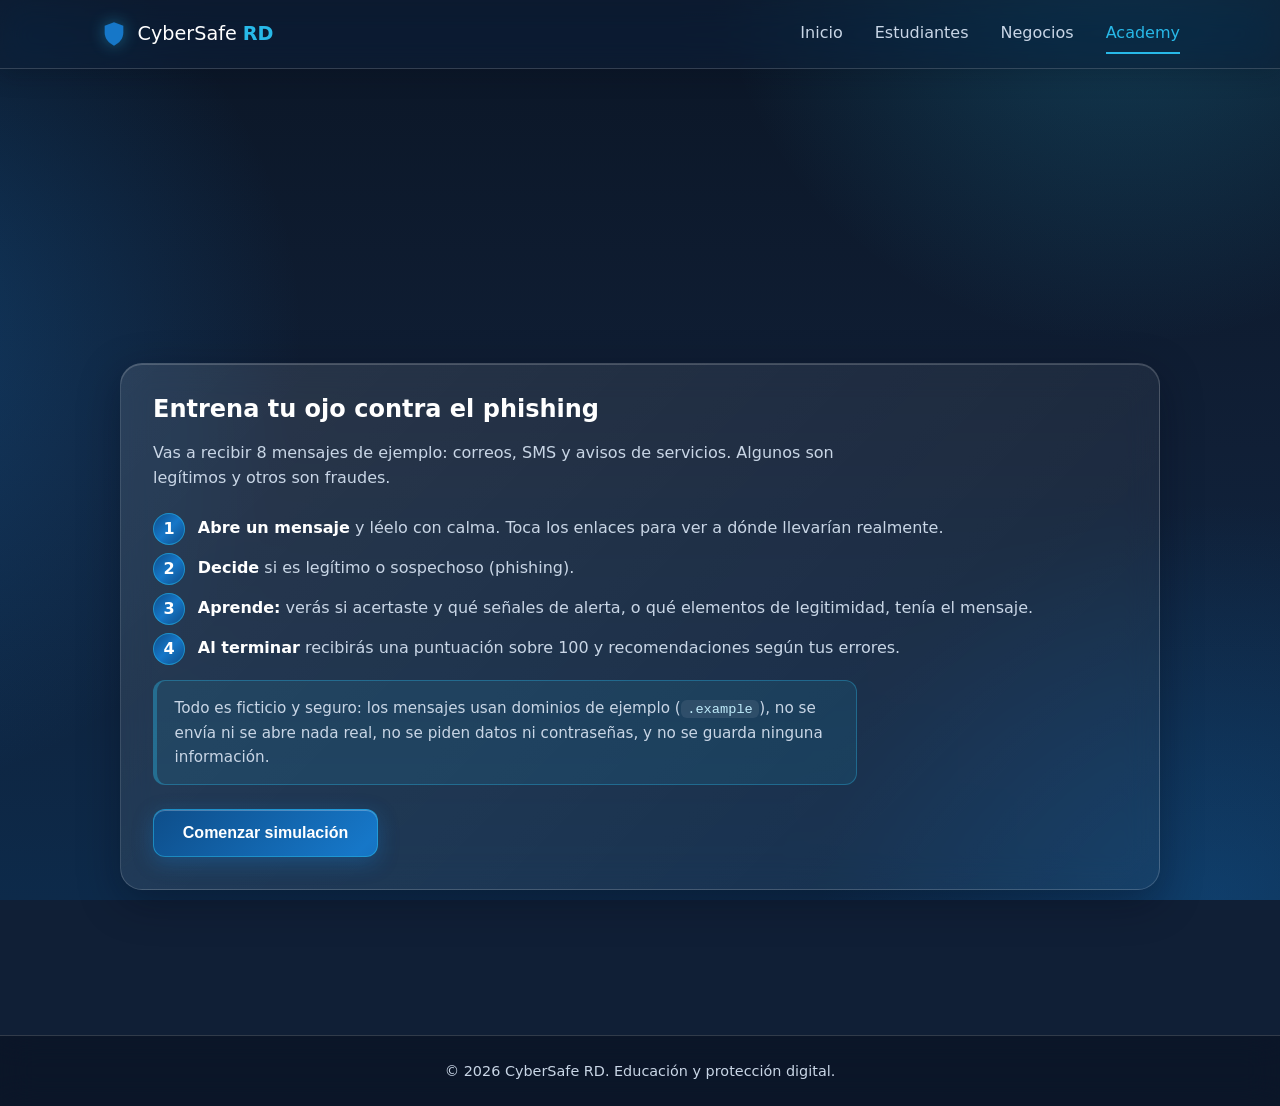
<file: phishing-sim/index.html>
<!DOCTYPE html>
<html lang="es">
<head>
  <meta charset="UTF-8">
  <meta name="viewport" content="width=device-width, initial-scale=1">
  <meta http-equiv="Content-Security-Policy"
        content="default-src 'none'; script-src 'self'; style-src 'self'; img-src 'self' data:; connect-src 'none'; base-uri 'none'; form-action 'none';">
  <title>Phishing Simulator | CyberSafe RD</title>
  <meta name="description" content="Practica en una bandeja de entrada ficticia: clasifica mensajes como legítimos o sospechosos y aprende a detectar el phishing.">
  <link rel="stylesheet" href="../style.css">
  <link rel="stylesheet" href="simulator.css">
</head>
<body>

  <!-- ============ BARRA DE NAVEGACIÓN ============ -->
  <header class="site-header">
    <nav class="navbar" aria-label="Navegación principal">
      <a class="brand" href="../index.html#inicio" aria-label="CyberSafe RD, ir al inicio">
        <svg class="brand-icon" viewBox="0 0 24 24" aria-hidden="true">
          <path d="M12 2 4 5v6c0 5 3.4 8.7 8 11 4.6-2.3 8-6 8-11V5l-8-3Z" fill="currentColor"/>
        </svg>
        <span>CyberSafe <strong>RD</strong></span>
      </a>

      <button class="nav-toggle" type="button" aria-expanded="false" aria-controls="menu-principal">
        <span class="visually-hidden">Abrir o cerrar el menú</span>
        <span class="nav-toggle-bar"></span>
        <span class="nav-toggle-bar"></span>
        <span class="nav-toggle-bar"></span>
      </button>

      <ul class="nav-links" id="menu-principal">
        <li><a href="../index.html#inicio">Inicio</a></li>
        <li><a href="../index.html#estudiantes">Estudiantes</a></li>
        <li><a href="../index.html#negocios">Negocios</a></li>
        <li><a href="../index.html#academy" aria-current="page">Academy</a></li>
      </ul>
    </nav>
  </header>

  <main>
    <!-- ============ ENCABEZADO ============ -->
    <section class="lesson-hero">
      <div class="container">
        <nav class="breadcrumb" aria-label="Ruta de navegación">
          <a href="../index.html#academy">Academy</a> <span aria-hidden="true">›</span> <span>Phishing Simulator</span>
        </nav>
        <h1>Phishing Simulator</h1>
        <p class="lesson-intro">Revisa una bandeja de entrada ficticia y decide si cada mensaje es legítimo o sospechoso. Después de cada decisión verás qué señales lo delataban.</p>
        <ul class="lesson-meta" aria-label="Datos de la simulación">
          <li class="chip"><span data-sim-total>8</span> mensajes</li>
          <li class="chip">Todo ficticio</li>
          <li class="chip">No se abre ningún enlace</li>
        </ul>
      </div>
    </section>

    <div class="container sim-wrap" id="sim-zona">

      <!-- ============ PANTALLA 1: INSTRUCCIONES ============ -->
      <div class="sim-pantalla sim-panel glass-card" id="sim-intro">
        <h2>Entrena tu ojo contra el phishing</h2>
        <p>Vas a recibir <span data-sim-total>8</span> mensajes de ejemplo: correos, SMS y avisos de servicios. Algunos son legítimos y otros son fraudes.</p>
        <ol class="sim-pasos">
          <li><strong>Abre un mensaje</strong> y léelo con calma. Toca los enlaces para ver a dónde llevarían realmente.</li>
          <li><strong>Decide</strong> si es legítimo o sospechoso (phishing).</li>
          <li><strong>Aprende:</strong> verás si acertaste y qué señales de alerta, o qué elementos de legitimidad, tenía el mensaje.</li>
          <li><strong>Al terminar</strong> recibirás una puntuación sobre 100 y recomendaciones según tus errores.</li>
        </ol>
        <p class="sim-aviso">Todo es ficticio y seguro: los mensajes usan dominios de ejemplo (<code>.example</code>), no se envía ni se abre nada real, no se piden datos ni contraseñas, y no se guarda ninguna información.</p>
        <button class="btn btn-primary" type="button" id="sim-comenzar">Comenzar simulación</button>
      </div>

      <!-- ============ PANTALLA 2: BANDEJA DE ENTRADA ============ -->
      <div class="sim-app sim-panel glass-card" id="sim-app" data-vista="lista" hidden>
        <div class="sim-barra">
          <div class="sim-barra-fila">
            <h2 class="sim-titulo">Bandeja de entrada</h2>
            <button class="btn btn-primary sim-btn-resultados" type="button" id="sim-ver-resultados" disabled>Ver resultados</button>
          </div>
          <div class="sim-barra-fila">
            <span class="sim-contador" id="sim-contador">Clasificados: 0 de 8</span>
          </div>
          <progress class="sim-progress" id="sim-progreso" max="8" value="0" aria-label="Mensajes clasificados"></progress>
        </div>

        <div class="sim-cuerpo">
          <aside class="sim-lista-panel" aria-label="Lista de mensajes">
            <ul class="sim-lista" id="sim-lista"></ul>
          </aside>

          <section class="sim-visor" aria-label="Mensaje seleccionado">
            <div class="sim-vacio" id="sim-vacio">
              <p><strong>Selecciona un mensaje</strong> de la bandeja para leerlo y decidir si es legítimo o sospechoso.</p>
            </div>

            <div id="sim-visor-contenido" hidden>
              <button class="btn btn-ghost sim-volver" type="button" id="sim-volver"><span aria-hidden="true">←</span> Bandeja de entrada</button>
              <h3 class="sim-visor-titulo" id="sim-visor-titulo" tabindex="-1"></h3>
              <p class="sim-contexto" id="sim-contexto"></p>

              <article class="sim-mensaje" id="sim-mensaje"></article>

              <div class="sim-estado" id="sim-estado" aria-live="polite"></div>

              <div class="sim-decision" id="sim-decision">
                <p class="sim-decision-titulo">¿Qué opinas de este mensaje?</p>
                <div class="sim-decision-botones">
                  <button class="sim-decidir" type="button" data-valor="legitimo"><span aria-hidden="true">✓</span> Es legítimo</button>
                  <button class="sim-decidir" type="button" data-valor="phishing"><span aria-hidden="true">⚠</span> Es sospechoso (phishing)</button>
                </div>
              </div>

              <div id="sim-feedback-zona" role="status" aria-live="polite"></div>

              <div class="sim-acciones" id="sim-acciones" hidden>
                <button class="btn btn-primary" type="button" id="sim-siguiente">Siguiente mensaje</button>
              </div>
            </div>
          </section>
        </div>
      </div>

      <!-- ============ PANTALLA 3: RESULTADOS ============ -->
      <div class="sim-pantalla sim-panel glass-card" id="sim-resultados" hidden>
        <div class="sim-resultado-cabecera">
          <div class="sim-puntaje" id="sim-puntaje" role="img" aria-label="Puntuación">
            <div class="sim-puntaje-centro">
              <span class="sim-puntaje-numero" id="sim-puntaje-numero">0</span>
              <span class="sim-puntaje-total">de 100</span>
            </div>
          </div>
          <div>
            <h2 id="sim-resultado-titulo" tabindex="-1">Resultados</h2>
            <p id="sim-resultado-texto"></p>
          </div>
        </div>

        <div class="sim-stats">
          <div class="sim-stat ok"><strong id="sim-stat-aciertos">0</strong><span>Aciertos</span></div>
          <div class="sim-stat error"><strong id="sim-stat-errores">0</strong><span>Errores</span></div>
          <div class="sim-stat"><strong id="sim-stat-phishing">0</strong><span>Phishing detectados</span></div>
          <div class="sim-stat"><strong id="sim-stat-legitimos">0</strong><span>Legítimos reconocidos</span></div>
        </div>

        <h3 class="sim-subtitulo">Recomendaciones para ti</h3>
        <p id="sim-recs-intro"></p>
        <ul class="sim-recs" id="sim-recs"></ul>

        <details class="sim-revision">
          <summary>Revisar mis decisiones</summary>
          <ol id="sim-revision-lista"></ol>
        </details>

        <div class="sim-acciones-final">
          <button class="btn btn-primary" type="button" id="sim-repetir">Repetir simulación</button>
          <a class="btn btn-ghost" href="../index.html#academy">Volver a Academy</a>
        </div>
      </div>

    </div>

    <div class="container">
      <nav class="lesson-nav" aria-label="Más opciones">
        <a class="btn btn-ghost" href="../index.html#academy"><span aria-hidden="true">←</span> Volver a Academy</a>
      </nav>
    </div>
  </main>

  <footer class="site-footer">
    <div class="container">
      <p>&copy; <span id="anio-actual">2026</span> CyberSafe RD. Educación y protección digital.</p>
    </div>
  </footer>

  <script src="simulator.js"></script>
  <script src="../script.js"></script>
</body>
</html>
</file>
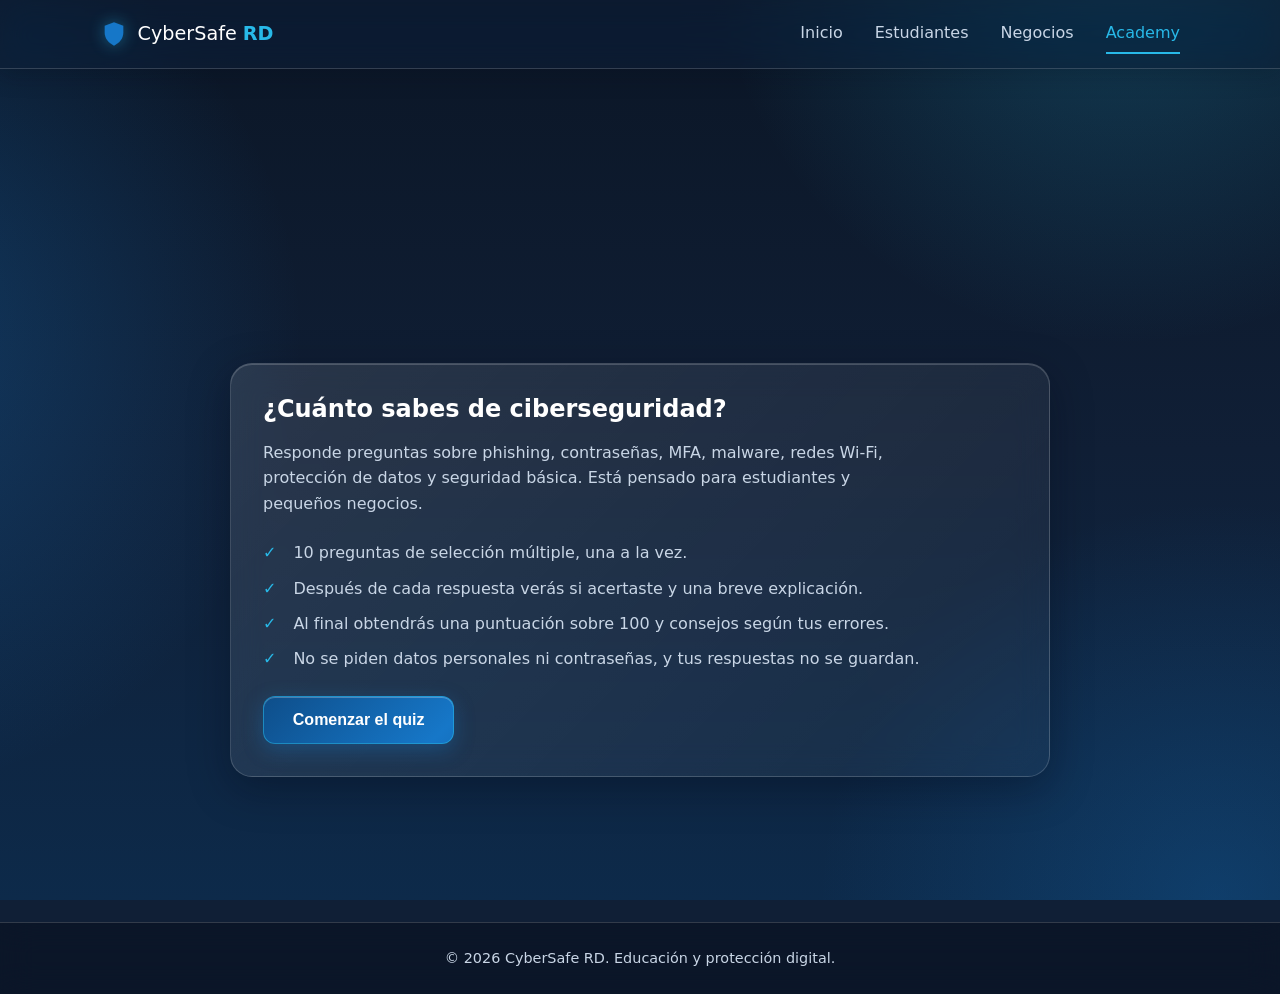
<file: quiz/index.html>
<!DOCTYPE html>
<html lang="es">
<head>
  <meta charset="UTF-8">
  <meta name="viewport" content="width=device-width, initial-scale=1">
  <meta http-equiv="Content-Security-Policy"
        content="default-src 'none'; script-src 'self'; style-src 'self'; img-src 'self' data:; connect-src 'none'; base-uri 'none'; form-action 'none';">
  <title>Cyber Quiz | CyberSafe RD</title>
  <meta name="description" content="Pon a prueba tus conocimientos de ciberseguridad con el Cyber Quiz de CyberSafe RD: phishing, contraseñas, MFA, malware y más.">
  <link rel="stylesheet" href="../style.css">
  <link rel="stylesheet" href="quiz.css">
</head>
<body>

  <!-- ============ BARRA DE NAVEGACIÓN ============ -->
  <header class="site-header">
    <nav class="navbar" aria-label="Navegación principal">
      <a class="brand" href="../index.html#inicio" aria-label="CyberSafe RD, ir al inicio">
        <svg class="brand-icon" viewBox="0 0 24 24" aria-hidden="true">
          <path d="M12 2 4 5v6c0 5 3.4 8.7 8 11 4.6-2.3 8-6 8-11V5l-8-3Z" fill="currentColor"/>
        </svg>
        <span>CyberSafe <strong>RD</strong></span>
      </a>

      <button class="nav-toggle" type="button" aria-expanded="false" aria-controls="menu-principal">
        <span class="visually-hidden">Abrir o cerrar el menú</span>
        <span class="nav-toggle-bar"></span>
        <span class="nav-toggle-bar"></span>
        <span class="nav-toggle-bar"></span>
      </button>

      <ul class="nav-links" id="menu-principal">
        <li><a href="../index.html#inicio">Inicio</a></li>
        <li><a href="../index.html#estudiantes">Estudiantes</a></li>
        <li><a href="../index.html#negocios">Negocios</a></li>
        <li><a href="../index.html#academy" aria-current="page">Academy</a></li>
      </ul>
    </nav>
  </header>

  <main>
    <!-- ============ ENCABEZADO ============ -->
    <section class="lesson-hero">
      <div class="container">
        <nav class="breadcrumb" aria-label="Ruta de navegación">
          <a href="../index.html#academy">Academy</a> <span aria-hidden="true">›</span> <span>Cyber Quiz</span>
        </nav>
        <h1>Cyber Quiz</h1>
        <p class="lesson-intro">Pon a prueba lo que sabes de ciberseguridad. Verás al instante si acertaste y por qué, y al final recibirás tu puntuación y recomendaciones.</p>
        <ul class="lesson-meta" aria-label="Datos del cuestionario">
          <li class="chip"><span data-quiz-total>10</span> preguntas</li>
          <li class="chip">Unos 5 min</li>
          <li class="chip">Sin registro</li>
        </ul>
      </div>
    </section>

    <!-- ============ CUESTIONARIO ============ -->
    <div class="container quiz-wrap">
      <div class="quiz-card glass-card" id="quiz">

        <!-- Pantalla 1: inicio -->
        <div class="quiz-pantalla" id="quiz-inicio">
          <h2>¿Cuánto sabes de ciberseguridad?</h2>
          <p>Responde preguntas sobre phishing, contraseñas, MFA, malware, redes Wi-Fi, protección de datos y seguridad básica. Está pensado para estudiantes y pequeños negocios.</p>
          <ul class="quiz-puntos">
            <li><span data-quiz-total>10</span> preguntas de selección múltiple, una a la vez.</li>
            <li>Después de cada respuesta verás si acertaste y una breve explicación.</li>
            <li>Al final obtendrás una puntuación sobre 100 y consejos según tus errores.</li>
            <li>No se piden datos personales ni contraseñas, y tus respuestas no se guardan.</li>
          </ul>
          <button class="btn btn-primary" type="button" id="quiz-comenzar">Comenzar el quiz</button>
        </div>

        <!-- Pantalla 2: pregunta -->
        <div class="quiz-pantalla" id="quiz-pregunta" hidden>
          <div class="quiz-top">
            <div class="quiz-meta">
              <span class="quiz-contador" id="quiz-contador">Pregunta 1 de 10</span>
              <span class="chip" id="quiz-tema">Tema</span>
            </div>
            <progress class="quiz-progress" id="quiz-progreso" max="10" value="0" aria-label="Progreso del cuestionario"></progress>
          </div>

          <h2 class="quiz-texto" id="quiz-texto" tabindex="-1"></h2>
          <ul class="quiz-opciones" id="quiz-opciones"></ul>

          <div id="quiz-feedback-zona" role="status" aria-live="polite"></div>

          <div class="quiz-acciones" id="quiz-acciones" hidden>
            <button class="btn btn-primary" type="button" id="quiz-siguiente">Siguiente pregunta</button>
          </div>
        </div>

        <!-- Pantalla 3: resultados -->
        <div class="quiz-pantalla" id="quiz-resultados" hidden>
          <div class="quiz-resultado-cabecera">
            <div class="quiz-puntaje" id="quiz-puntaje" role="img" aria-label="Puntuación">
              <div class="quiz-puntaje-centro">
                <span class="quiz-puntaje-numero" id="quiz-puntaje-numero">0</span>
                <span class="quiz-puntaje-total">de 100</span>
              </div>
            </div>
            <div>
              <h2 id="quiz-resultado-titulo" tabindex="-1">Resultados</h2>
              <p id="quiz-resultado-texto"></p>
            </div>
          </div>

          <div class="quiz-stats">
            <div class="quiz-stat ok">
              <strong id="quiz-stat-correctas">0</strong>
              <span>Respuestas correctas</span>
            </div>
            <div class="quiz-stat error">
              <strong id="quiz-stat-incorrectas">0</strong>
              <span>Respuestas incorrectas</span>
            </div>
          </div>

          <h3 class="quiz-subtitulo">Recomendaciones para ti</h3>
          <ul class="quiz-recs" id="quiz-recs"></ul>

          <details class="quiz-revision">
            <summary>Revisar mis respuestas</summary>
            <ol id="quiz-revision-lista"></ol>
          </details>

          <div class="quiz-acciones-final">
            <button class="btn btn-primary" type="button" id="quiz-repetir">Repetir cuestionario</button>
            <a class="btn btn-ghost" href="../index.html#academy">Volver a Academy</a>
          </div>
        </div>

      </div>
    </div>

    <div class="container">
      <nav class="lesson-nav" aria-label="Más opciones">
        <a class="btn btn-ghost" href="../index.html#academy"><span aria-hidden="true">←</span> Volver a Academy</a>
      </nav>
    </div>
  </main>

  <footer class="site-footer">
    <div class="container">
      <p>&copy; <span id="anio-actual">2026</span> CyberSafe RD. Educación y protección digital.</p>
    </div>
  </footer>

  <script src="quiz-data.js"></script>
  <script src="quiz.js"></script>
  <script src="../script.js"></script>
</body>
</html>
</file>
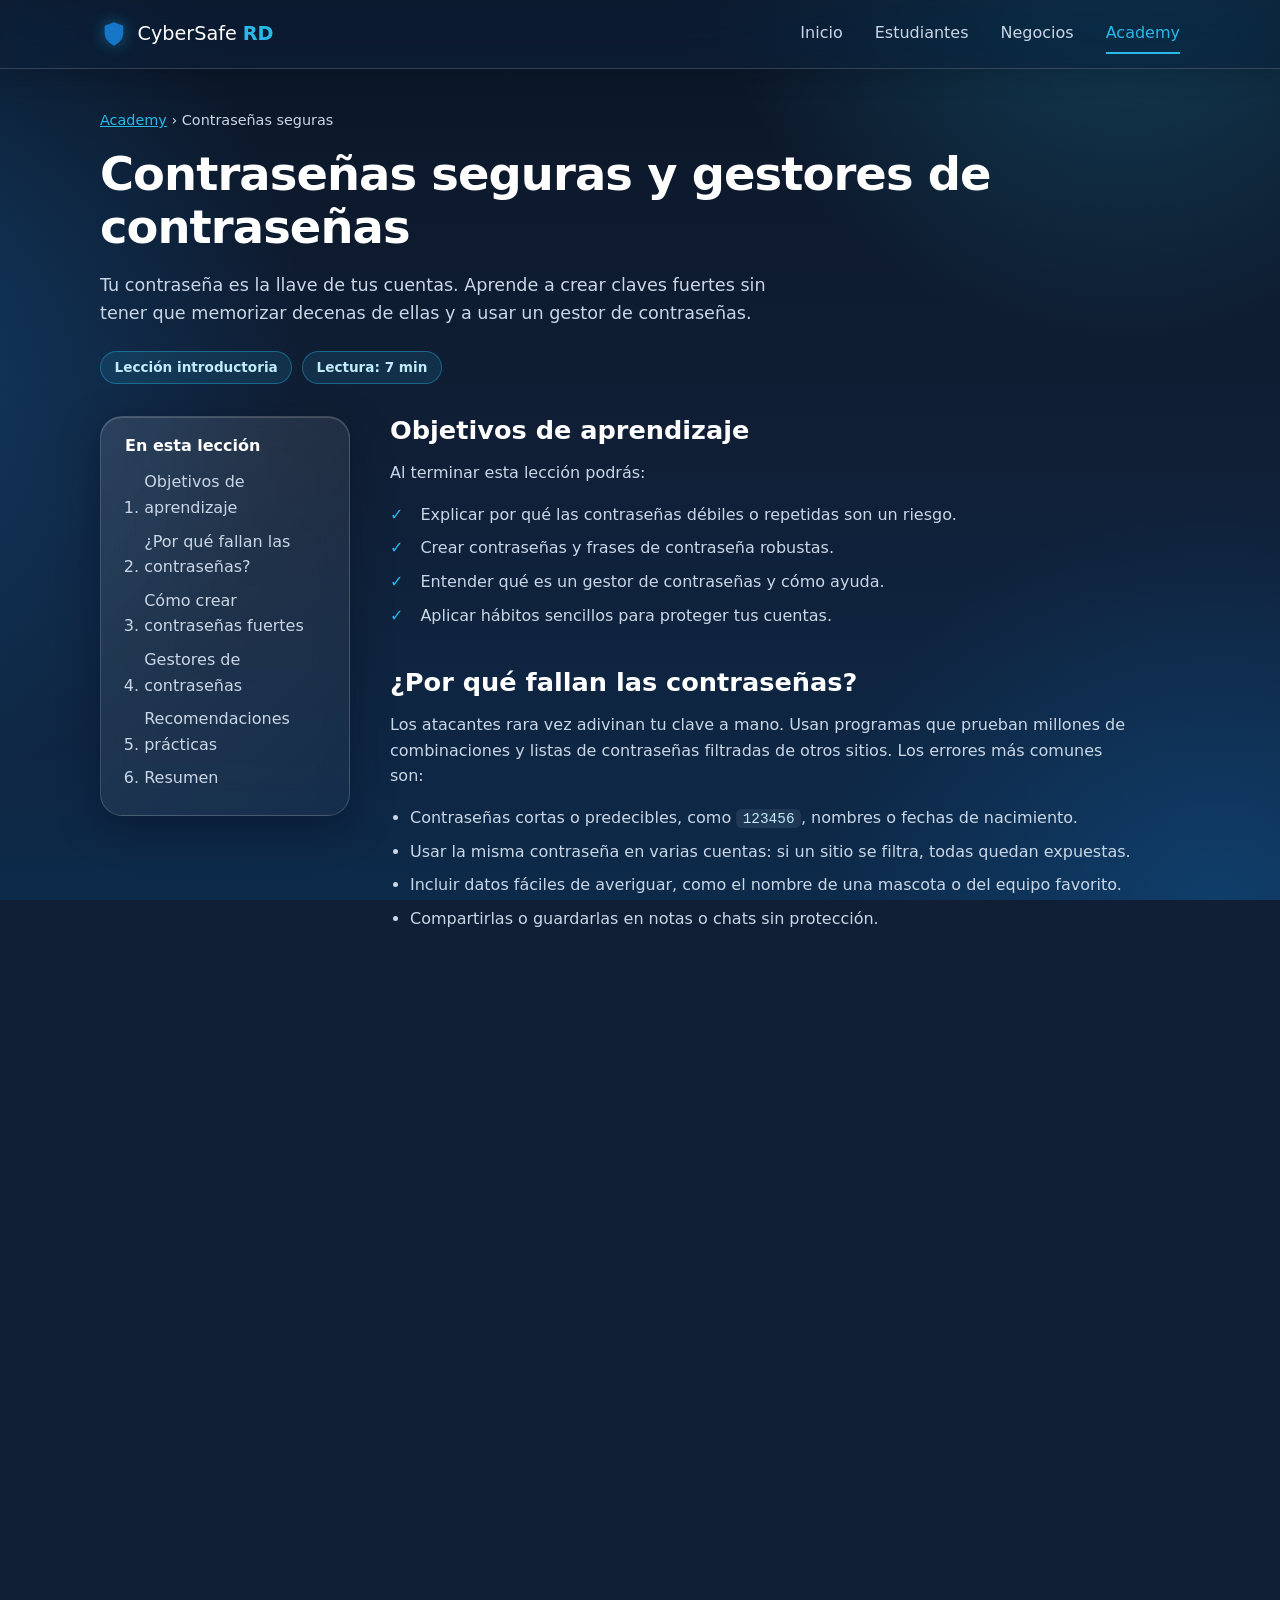
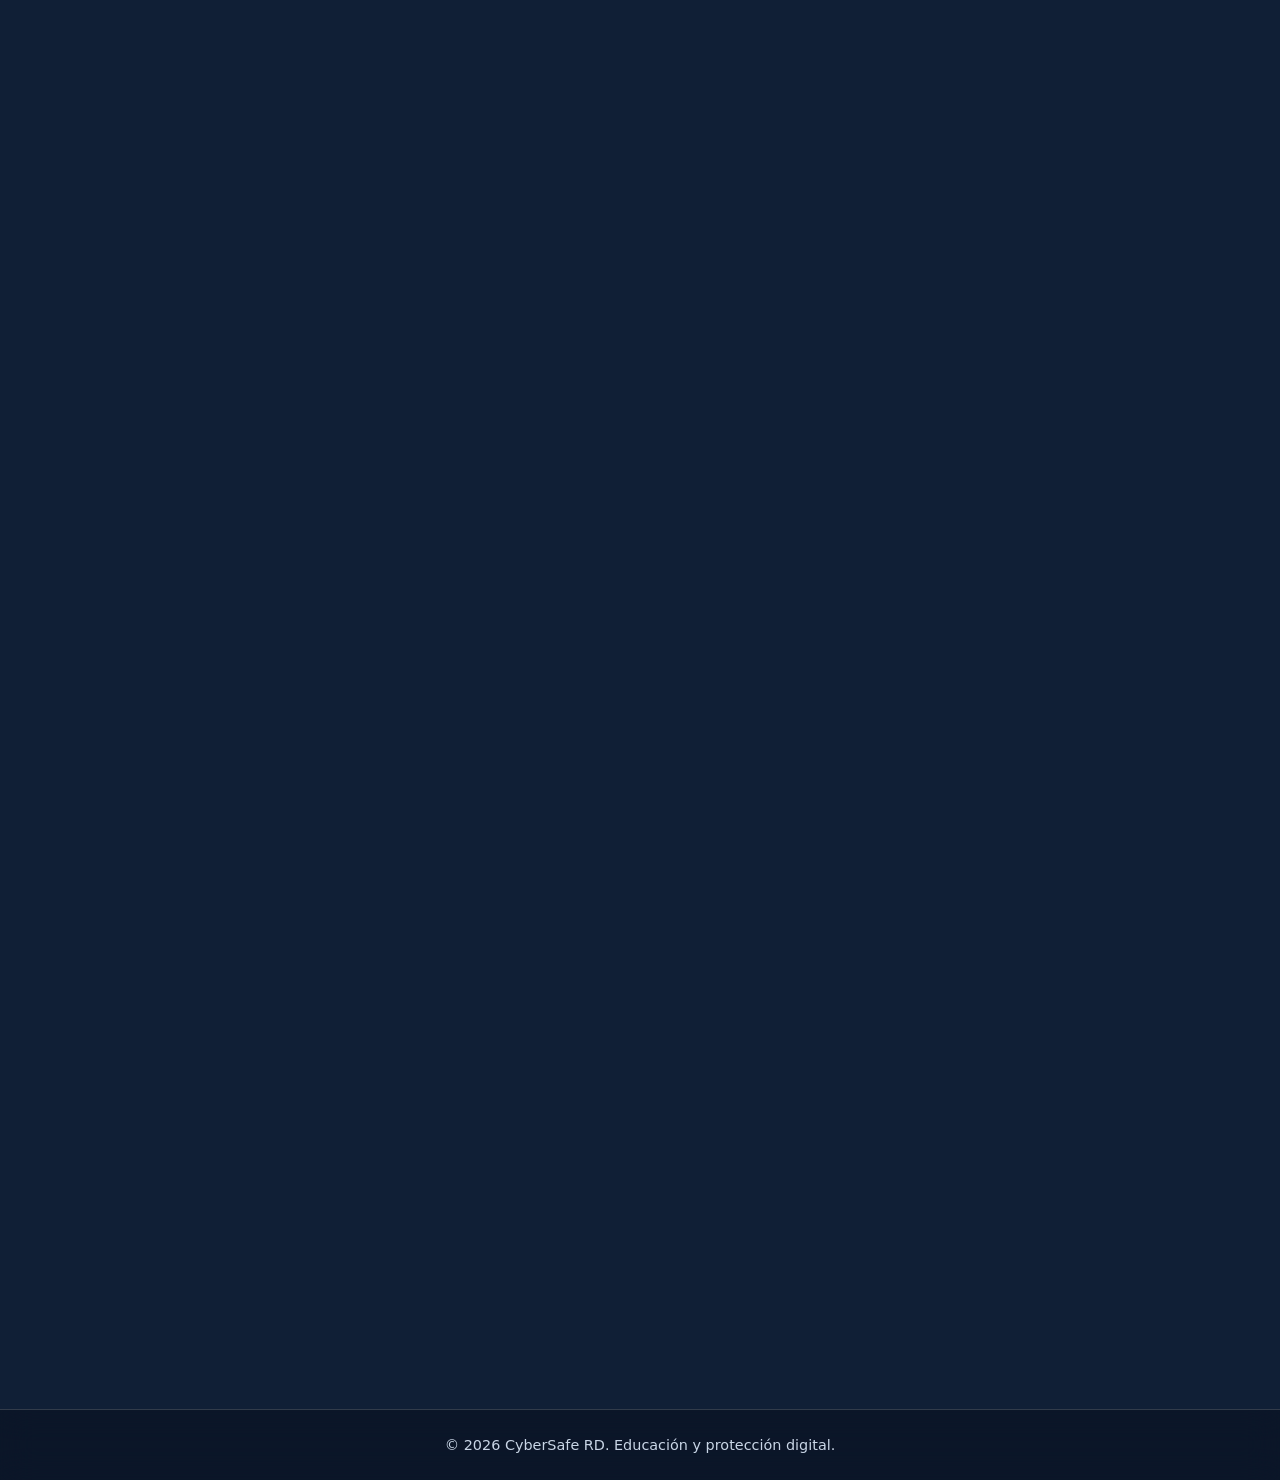
<file: academy/contrasenas.html>
<!DOCTYPE html>
<html lang="es">
<head>
  <meta charset="UTF-8">
  <meta name="viewport" content="width=device-width, initial-scale=1">
  <meta http-equiv="Content-Security-Policy"
        content="default-src 'none'; script-src 'self'; style-src 'self'; img-src 'self' data:; connect-src 'none'; base-uri 'none'; form-action 'none';">
  <title>Contraseñas seguras | CyberSafe Academy</title>
  <meta name="description" content="Tu contraseña es la llave de tus cuentas. Aprende a crear claves fuertes sin tener que memorizar decenas de ellas y a usar un gestor de contraseñas.">
  <link rel="stylesheet" href="../style.css">
</head>
<body>

  <header class="site-header">
    <nav class="navbar" aria-label="Navegación principal">
      <a class="brand" href="../index.html#inicio" aria-label="CyberSafe RD, ir al inicio">
        <svg class="brand-icon" viewBox="0 0 24 24" aria-hidden="true">
          <path d="M12 2 4 5v6c0 5 3.4 8.7 8 11 4.6-2.3 8-6 8-11V5l-8-3Z" fill="currentColor"/>
        </svg>
        <span>CyberSafe <strong>RD</strong></span>
      </a>
      <button class="nav-toggle" type="button" aria-expanded="false" aria-controls="menu-principal">
        <span class="visually-hidden">Abrir o cerrar el menú</span>
        <span class="nav-toggle-bar"></span>
        <span class="nav-toggle-bar"></span>
        <span class="nav-toggle-bar"></span>
      </button>
      <ul class="nav-links" id="menu-principal"><li><a href="../index.html#inicio">Inicio</a></li><li><a href="../index.html#estudiantes">Estudiantes</a></li><li><a href="../index.html#negocios">Negocios</a></li><li><a href="../index.html#academy" aria-current="page">Academy</a></li></ul>
    </nav>
  </header>

  <main>
    <section class="lesson-hero">
      <div class="container">
        <nav class="breadcrumb" aria-label="Ruta de navegación">
          <a href="../index.html#academy">Academy</a> <span aria-hidden="true">›</span> <span>Contraseñas seguras</span>
        </nav>
        <h1>Contraseñas seguras y gestores de contraseñas</h1>
        <p class="lesson-intro">Tu contraseña es la llave de tus cuentas. Aprende a crear claves fuertes sin tener que memorizar decenas de ellas y a usar un gestor de contraseñas.</p>
        <ul class="lesson-meta" aria-label="Datos de la lección">
          <li class="chip">Lección introductoria</li>
          <li class="chip">Lectura: 7 min</li>
        </ul>
      </div>
    </section>

    <div class="container lesson-layout">
      <nav class="lesson-toc glass-card" aria-label="Contenido de la lección">
        <h2 class="toc-title">En esta lección</h2>
        <ol><li><a href="#objetivos">Objetivos de aprendizaje</a></li><li><a href="#por-que">¿Por qué fallan las contraseñas?</a></li><li><a href="#buenas-practicas">Cómo crear contraseñas fuertes</a></li><li><a href="#gestores">Gestores de contraseñas</a></li><li><a href="#recomendaciones">Recomendaciones prácticas</a></li><li><a href="#resumen">Resumen</a></li></ol>
      </nav>
      <article class="lesson-body"><section class="lesson-section" id="objetivos" aria-labelledby="objetivos-titulo"><h2 id="objetivos-titulo">Objetivos de aprendizaje</h2><p>Al terminar esta lección podrás:</p><ul class="objectives"><li>Explicar por qué las contraseñas débiles o repetidas son un riesgo.</li><li>Crear contraseñas y frases de contraseña robustas.</li><li>Entender qué es un gestor de contraseñas y cómo ayuda.</li><li>Aplicar hábitos sencillos para proteger tus cuentas.</li></ul></section><section class="lesson-section" id="por-que" aria-labelledby="por-que-titulo"><h2 id="por-que-titulo">¿Por qué fallan las contraseñas?</h2><p>Los atacantes rara vez adivinan tu clave a mano. Usan programas que prueban millones de combinaciones y listas de contraseñas filtradas de otros sitios. Los errores más comunes son:</p><ul><li>Contraseñas cortas o predecibles, como <code>123456</code>, nombres o fechas de nacimiento.</li><li>Usar la misma contraseña en varias cuentas: si un sitio se filtra, todas quedan expuestas.</li><li>Incluir datos fáciles de averiguar, como el nombre de una mascota o del equipo favorito.</li><li>Compartirlas o guardarlas en notas o chats sin protección.</li></ul></section><section class="lesson-section" id="buenas-practicas" aria-labelledby="buenas-practicas-titulo"><h2 id="buenas-practicas-titulo">Cómo crear contraseñas fuertes</h2><ul><li><strong>Prioriza el largo.</strong> Una contraseña larga es más difícil de descifrar que una corta con símbolos raros. Apunta a 14 caracteres o más.</li><li><strong>Usa una frase de contraseña:</strong> varias palabras al azar y sin relación entre sí, por ejemplo <code>nube-tambor-cocina-pelota</code>. Es larga y fácil de recordar. Es solo un ejemplo: no la uses tal cual.</li><li><strong>Una contraseña distinta para cada cuenta,</strong> sobre todo para tu correo, tu banca y tus redes.</li><li><strong>Evita datos personales</strong> y patrones obvios.</li><li><strong>Cámbiala cuando haya riesgo:</strong> si un servicio informa de una filtración o sospechas que alguien la conoce. Si son fuertes y únicas, no necesitas cambiarlas cada mes.</li></ul></section><section class="lesson-section" id="gestores" aria-labelledby="gestores-titulo"><h2 id="gestores-titulo">Gestores de contraseñas</h2><p>Recordar decenas de contraseñas largas y únicas es casi imposible. Un gestor de contraseñas es una aplicación que las genera y las guarda cifradas. Tú solo recuerdas una contraseña maestra.</p><h3>Qué ventajas tiene</h3><ul><li>Crea contraseñas largas y aleatorias por ti.</li><li>Las rellena solo en el sitio al que pertenecen: si no las ofrece, puede que estés en una página falsa.</li><li>Te avisa de contraseñas repetidas o débiles.</li><li>Sincroniza tus contraseñas entre tus dispositivos.</li></ul><h3>Cómo usarlo bien</h3><ul><li>Elige una contraseña maestra larga (una frase de contraseña) que no uses en ningún otro lugar.</li><li>Activa la verificación en dos pasos en el propio gestor.</li><li>Guarda los códigos de recuperación en un lugar seguro, fuera del gestor.</li><li>Elige una opción reconocida: hay gestores integrados en navegadores y sistemas, y aplicaciones dedicadas como Bitwarden, KeePassXC o 1Password.</li></ul><div class="callout glass-card"><p>Un gestor no es perfecto, pero es mucho más seguro que reutilizar contraseñas o anotarlas en papeles o chats.</p></div></section><section class="lesson-section" id="recomendaciones" aria-labelledby="recomendaciones-titulo"><h2 id="recomendaciones-titulo">Recomendaciones prácticas</h2><p>Marca lo que ya haces o lo que vas a hacer. Es solo para ti: no se guarda ni se envía a ningún lugar.</p><div class="checklist glass-card" data-checklist><ul class="checklist-items"><li><label><input type="checkbox"><span>Mi correo principal tiene una contraseña única y larga.</span></label></li><li><label><input type="checkbox"><span>No repito contraseñas entre mis cuentas importantes (correo, banco, redes).</span></label></li><li><label><input type="checkbox"><span>Uso frases de contraseña de 14 caracteres o más.</span></label></li><li><label><input type="checkbox"><span>Uso, o voy a probar, un gestor de contraseñas.</span></label></li><li><label><input type="checkbox"><span>Activé la verificación en dos pasos en mis cuentas principales.</span></label></li><li><label><input type="checkbox"><span>Nunca comparto mis contraseñas por mensaje, llamada o correo.</span></label></li></ul><progress class="checklist-bar" max="6" value="0" aria-label="Progreso de la lista"></progress><p class="checklist-count" aria-live="polite">0 de 6 completadas</p></div></section><section class="lesson-section" id="resumen" aria-labelledby="resumen-titulo"><h2 id="resumen-titulo">Resumen</h2><ul><li>Una contraseña larga y única por cuenta vale más que una corta y «rara».</li><li>Las frases de contraseña son fáciles de recordar y difíciles de adivinar.</li><li>Un gestor de contraseñas hace el trabajo difícil por ti.</li><li>Añade MFA: así una contraseña robada no basta para entrar.</li></ul></section></article>
    </div>

    <div class="container">
      <nav class="lesson-nav" aria-label="Más lecciones">
        <a class="btn btn-ghost" href="phishing.html"><span aria-hidden="true">←</span> Phishing</a>
        <a class="btn btn-primary" href="../index.html#academy">Volver a Academy</a>
        <a class="btn btn-ghost" href="mfa.html">MFA <span aria-hidden="true">→</span></a>
      </nav>
    </div>
  </main>

  <footer class="site-footer">
    <div class="container">
      <p>&copy; <span id="anio-actual">2026</span> CyberSafe RD. Educación y protección digital.</p>
    </div>
  </footer>

  <script src="../script.js"></script>
</body>
</html>
</file>
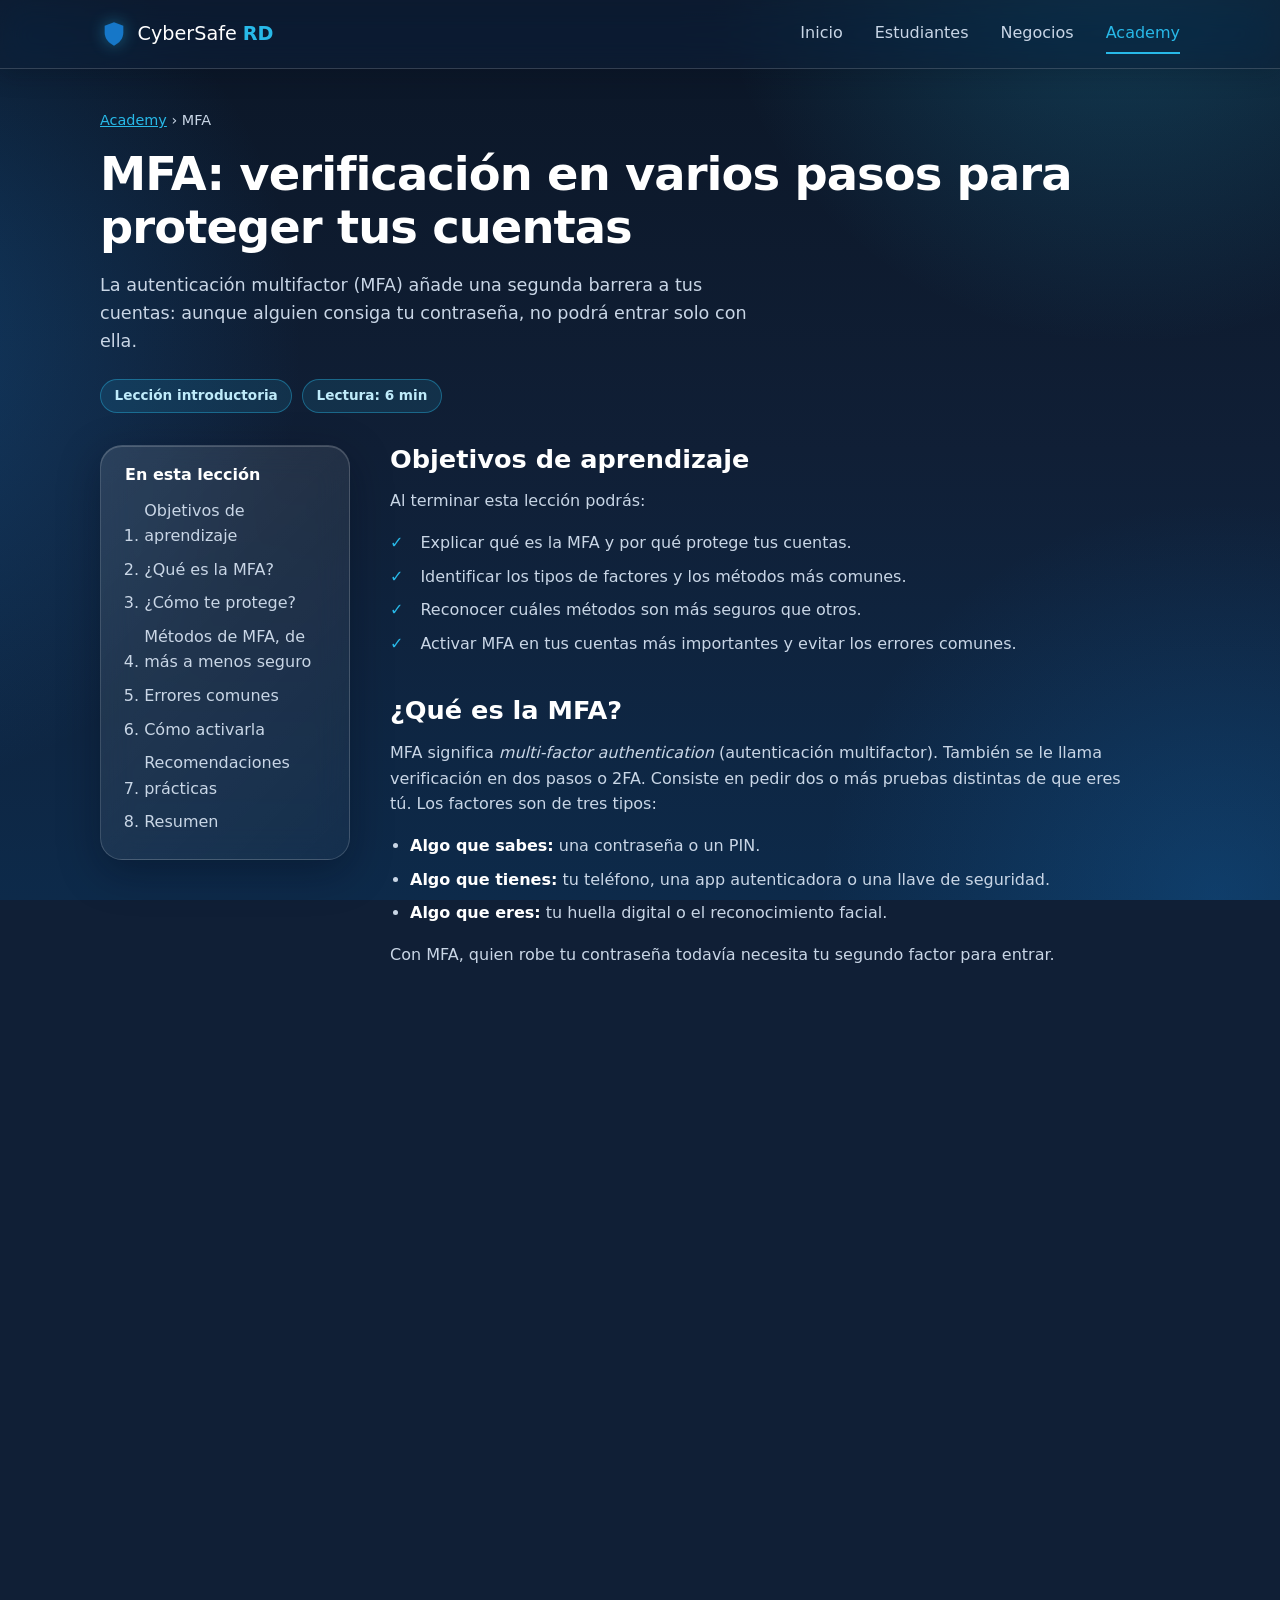
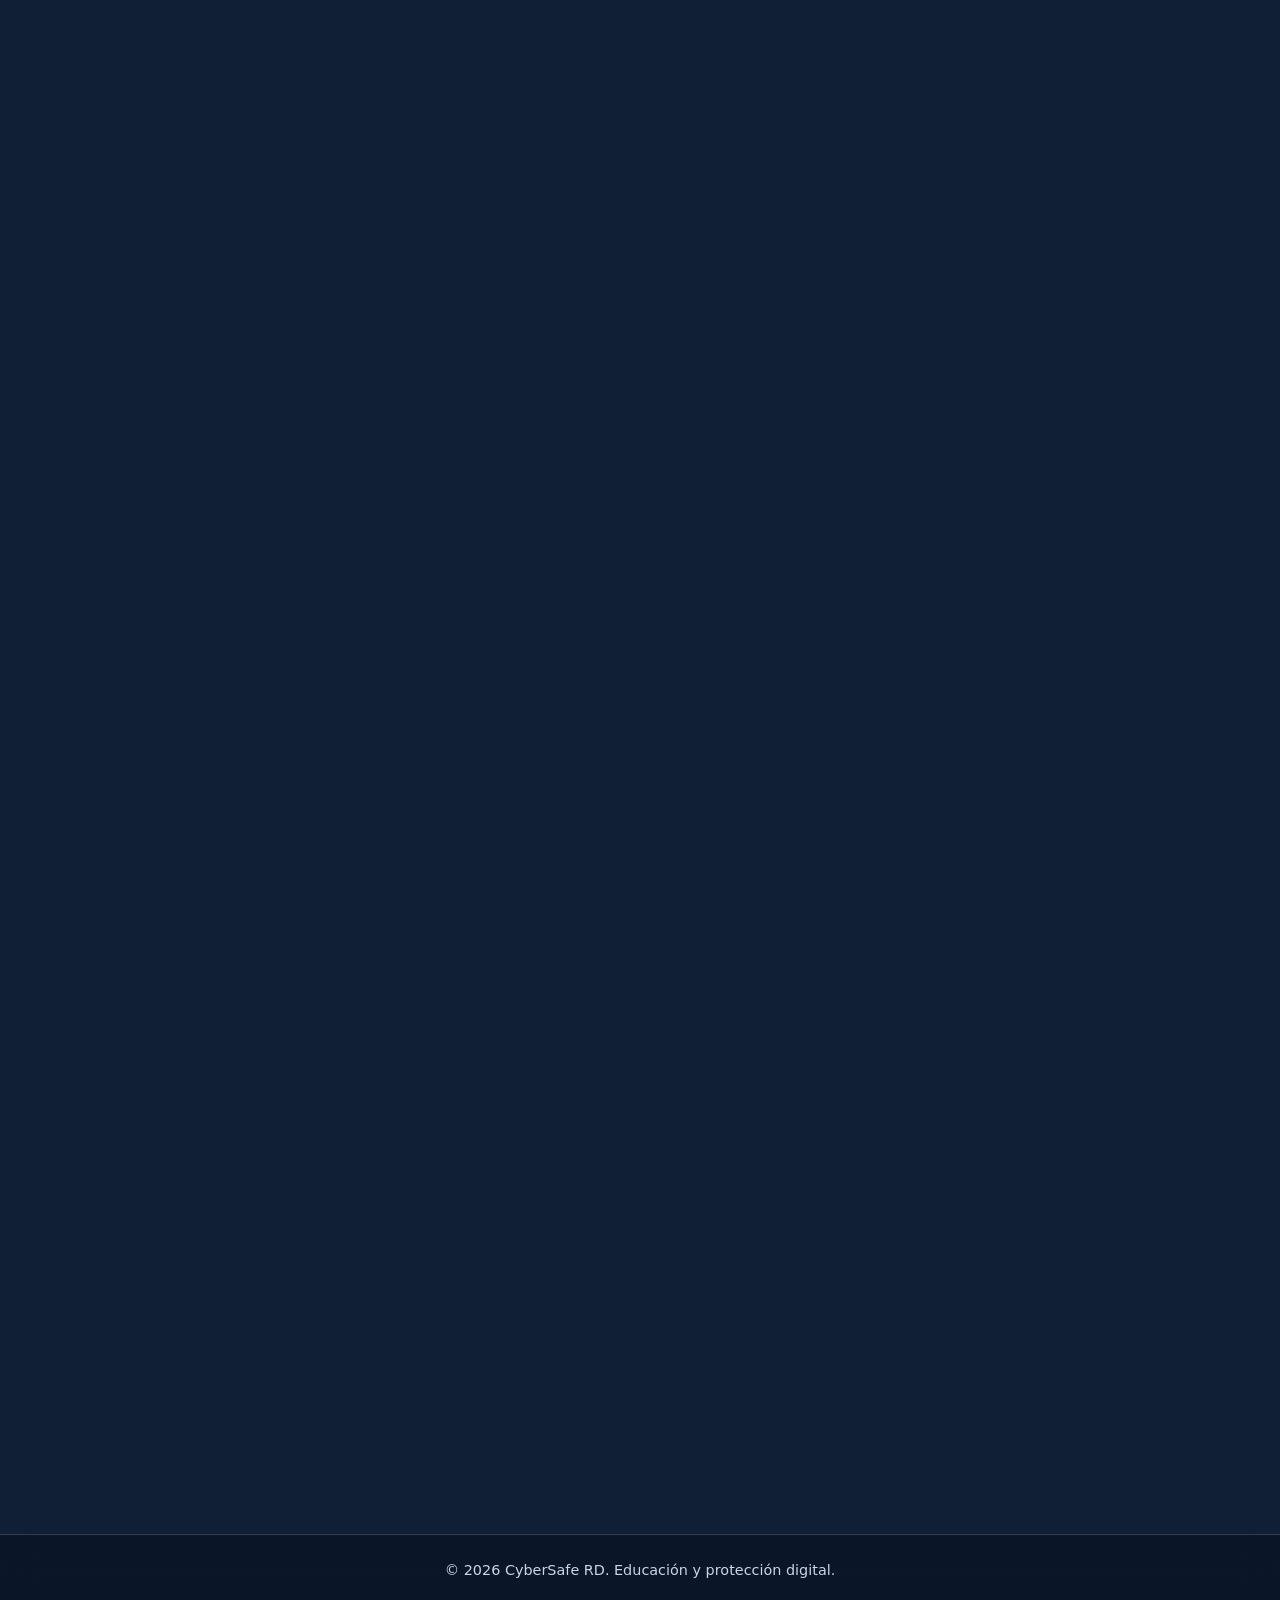
<file: academy/mfa.html>
<!DOCTYPE html>
<html lang="es">
<head>
  <meta charset="UTF-8">
  <meta name="viewport" content="width=device-width, initial-scale=1">
  <meta http-equiv="Content-Security-Policy"
        content="default-src 'none'; script-src 'self'; style-src 'self'; img-src 'self' data:; connect-src 'none'; base-uri 'none'; form-action 'none';">
  <title>MFA | CyberSafe Academy</title>
  <meta name="description" content="La autenticación multifactor (MFA) añade una segunda barrera a tus cuentas: aunque alguien consiga tu contraseña, no podrá entrar solo con ella.">
  <link rel="stylesheet" href="../style.css">
</head>
<body>

  <header class="site-header">
    <nav class="navbar" aria-label="Navegación principal">
      <a class="brand" href="../index.html#inicio" aria-label="CyberSafe RD, ir al inicio">
        <svg class="brand-icon" viewBox="0 0 24 24" aria-hidden="true">
          <path d="M12 2 4 5v6c0 5 3.4 8.7 8 11 4.6-2.3 8-6 8-11V5l-8-3Z" fill="currentColor"/>
        </svg>
        <span>CyberSafe <strong>RD</strong></span>
      </a>
      <button class="nav-toggle" type="button" aria-expanded="false" aria-controls="menu-principal">
        <span class="visually-hidden">Abrir o cerrar el menú</span>
        <span class="nav-toggle-bar"></span>
        <span class="nav-toggle-bar"></span>
        <span class="nav-toggle-bar"></span>
      </button>
      <ul class="nav-links" id="menu-principal"><li><a href="../index.html#inicio">Inicio</a></li><li><a href="../index.html#estudiantes">Estudiantes</a></li><li><a href="../index.html#negocios">Negocios</a></li><li><a href="../index.html#academy" aria-current="page">Academy</a></li></ul>
    </nav>
  </header>

  <main>
    <section class="lesson-hero">
      <div class="container">
        <nav class="breadcrumb" aria-label="Ruta de navegación">
          <a href="../index.html#academy">Academy</a> <span aria-hidden="true">›</span> <span>MFA</span>
        </nav>
        <h1>MFA: verificación en varios pasos para proteger tus cuentas</h1>
        <p class="lesson-intro">La autenticación multifactor (MFA) añade una segunda barrera a tus cuentas: aunque alguien consiga tu contraseña, no podrá entrar solo con ella.</p>
        <ul class="lesson-meta" aria-label="Datos de la lección">
          <li class="chip">Lección introductoria</li>
          <li class="chip">Lectura: 6 min</li>
        </ul>
      </div>
    </section>

    <div class="container lesson-layout">
      <nav class="lesson-toc glass-card" aria-label="Contenido de la lección">
        <h2 class="toc-title">En esta lección</h2>
        <ol><li><a href="#objetivos">Objetivos de aprendizaje</a></li><li><a href="#que-es">¿Qué es la MFA?</a></li><li><a href="#como-protege">¿Cómo te protege?</a></li><li><a href="#metodos">Métodos de MFA, de más a menos seguro</a></li><li><a href="#errores">Errores comunes</a></li><li><a href="#como-activar">Cómo activarla</a></li><li><a href="#recomendaciones">Recomendaciones prácticas</a></li><li><a href="#resumen">Resumen</a></li></ol>
      </nav>
      <article class="lesson-body"><section class="lesson-section" id="objetivos" aria-labelledby="objetivos-titulo"><h2 id="objetivos-titulo">Objetivos de aprendizaje</h2><p>Al terminar esta lección podrás:</p><ul class="objectives"><li>Explicar qué es la MFA y por qué protege tus cuentas.</li><li>Identificar los tipos de factores y los métodos más comunes.</li><li>Reconocer cuáles métodos son más seguros que otros.</li><li>Activar MFA en tus cuentas más importantes y evitar los errores comunes.</li></ul></section><section class="lesson-section" id="que-es" aria-labelledby="que-es-titulo"><h2 id="que-es-titulo">¿Qué es la MFA?</h2><p>MFA significa <em>multi-factor authentication</em> (autenticación multifactor). También se le llama verificación en dos pasos o 2FA. Consiste en pedir dos o más pruebas distintas de que eres tú. Los factores son de tres tipos:</p><ul><li><strong>Algo que sabes:</strong> una contraseña o un PIN.</li><li><strong>Algo que tienes:</strong> tu teléfono, una app autenticadora o una llave de seguridad.</li><li><strong>Algo que eres:</strong> tu huella digital o el reconocimiento facial.</li></ul><p>Con MFA, quien robe tu contraseña todavía necesita tu segundo factor para entrar.</p></section><section class="lesson-section" id="como-protege" aria-labelledby="como-protege-titulo"><h2 id="como-protege-titulo">¿Cómo te protege?</h2><p>Muchos robos de cuentas empiezan con una contraseña filtrada o robada mediante phishing. La MFA corta ese camino en muchos casos y reduce de forma importante el riesgo. No es infalible, pero es una de las medidas más efectivas que puedes activar.</p></section><section class="lesson-section" id="metodos" aria-labelledby="metodos-titulo"><h2 id="metodos-titulo">Métodos de MFA, de más a menos seguro</h2><ol><li><strong>Llaves de seguridad y passkeys.</strong> Dispositivos físicos o claves guardadas en tu teléfono o computadora que solo funcionan en el sitio legítimo. Resisten bien al phishing.</li><li><strong>Apps autenticadoras.</strong> Generan un código temporal que cambia cada pocos segundos, como Google Authenticator o Microsoft Authenticator.</li><li><strong>Notificaciones de aprobación.</strong> Tocas «Aprobar» en tu teléfono. Cuidado: aprueba solo lo que tú iniciaste.</li><li><strong>Código por SMS.</strong> Es mejor que nada, pero es el menos seguro: los mensajes pueden ser interceptados o el número puede ser duplicado (SIM swapping).</li></ol><div class="callout glass-card"><p><strong>Cualquier MFA es mejor que ninguna.</strong> Si solo puedes usar SMS, actívalo.</p></div></section><section class="lesson-section" id="errores" aria-labelledby="errores-titulo"><h2 id="errores-titulo">Errores comunes</h2><ul><li><strong>Compartir el código</strong> con quien te lo pide («soporte», «el banco»). Ningún servicio legítimo te lo solicitará.</li><li><strong>Aprobar notificaciones que no pediste.</strong> Si te llegan sin que hayas intentado entrar, recházalas y cambia tu contraseña.</li><li><strong>No guardar los códigos de recuperación.</strong> Sin ellos puedes perder el acceso si cambias de teléfono.</li><li><strong>Activarla solo en algunas cuentas</strong> y dejar fuera tu correo, que suele ser la puerta de entrada a todo lo demás.</li></ul></section><section class="lesson-section" id="como-activar" aria-labelledby="como-activar-titulo"><h2 id="como-activar-titulo">Cómo activarla</h2><ol class="steps"><li>Entra a la configuración de seguridad de tu cuenta desde la app o escribiendo tú mismo la dirección oficial.</li><li>Busca opciones como «Verificación en dos pasos», «Autenticación multifactor» o «2FA».</li><li>Elige el método. Si puedes, usa una app autenticadora o una llave o passkey.</li><li>Guarda los códigos de recuperación en un lugar seguro.</li><li>Prueba: cierra sesión y vuelve a entrar para comprobar que funciona.</li></ol><p><strong>Prioridad:</strong> empieza por tu correo, luego la banca o billeteras digitales, las redes sociales, el almacenamiento en la nube y tu gestor de contraseñas.</p></section><section class="lesson-section" id="recomendaciones" aria-labelledby="recomendaciones-titulo"><h2 id="recomendaciones-titulo">Recomendaciones prácticas</h2><p>Marca lo que ya haces o lo que vas a hacer. Es solo para ti: no se guarda ni se envía a ningún lugar.</p><div class="checklist glass-card" data-checklist><ul class="checklist-items"><li><label><input type="checkbox"><span>Activé MFA en mi correo principal.</span></label></li><li><label><input type="checkbox"><span>Activé MFA en mi banca o billetera digital y en mis redes sociales.</span></label></li><li><label><input type="checkbox"><span>Uso una app autenticadora o passkey en lugar de SMS cuando es posible.</span></label></li><li><label><input type="checkbox"><span>Guardé mis códigos de recuperación en un lugar seguro.</span></label></li><li><label><input type="checkbox"><span>Nunca comparto códigos ni apruebo solicitudes que yo no inicié.</span></label></li></ul><progress class="checklist-bar" max="5" value="0" aria-label="Progreso de la lista"></progress><p class="checklist-count" aria-live="polite">0 de 5 completadas</p></div></section><section class="lesson-section" id="resumen" aria-labelledby="resumen-titulo"><h2 id="resumen-titulo">Resumen</h2><ul><li>La MFA exige una segunda prueba además de la contraseña.</li><li>Apps autenticadoras y passkeys son más seguras que el SMS.</li><li>Nunca compartas un código ni apruebes solicitudes que no iniciaste.</li><li>Empieza por tu correo y guarda los códigos de recuperación.</li></ul></section></article>
    </div>

    <div class="container">
      <nav class="lesson-nav" aria-label="Más lecciones">
        <a class="btn btn-ghost" href="contrasenas.html"><span aria-hidden="true">←</span> Contraseñas seguras</a>
        <a class="btn btn-primary" href="../index.html#academy">Volver a Academy</a>
        <a class="btn btn-ghost" href="negocios.html">Seguridad para negocios <span aria-hidden="true">→</span></a>
      </nav>
    </div>
  </main>

  <footer class="site-footer">
    <div class="container">
      <p>&copy; <span id="anio-actual">2026</span> CyberSafe RD. Educación y protección digital.</p>
    </div>
  </footer>

  <script src="../script.js"></script>
</body>
</html>
</file>
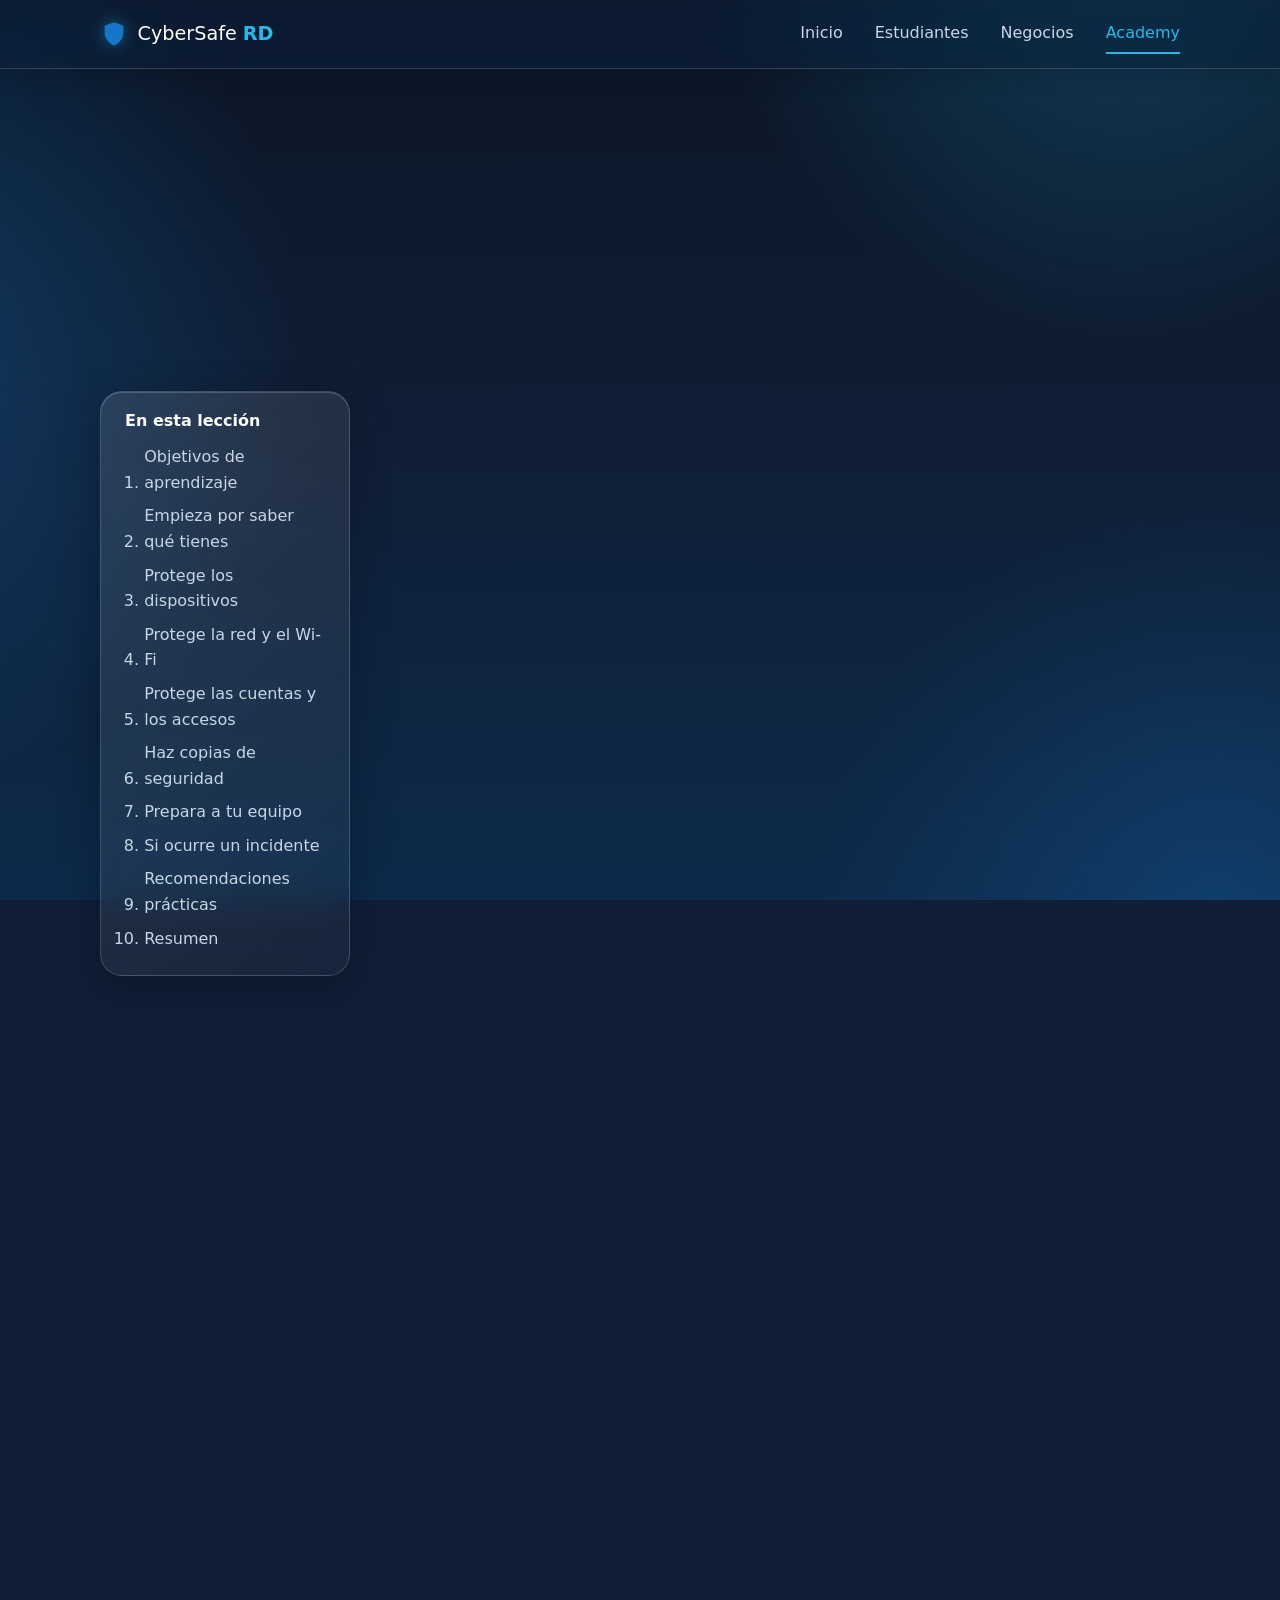
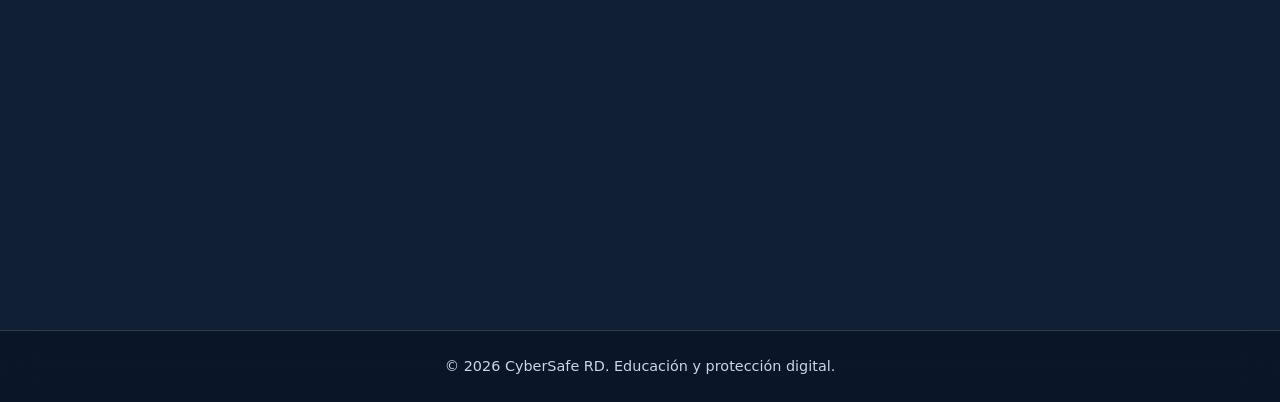
<file: academy/negocios.html>
<!DOCTYPE html>
<html lang="es">
<head>
  <meta charset="UTF-8">
  <meta name="viewport" content="width=device-width, initial-scale=1">
  <meta http-equiv="Content-Security-Policy"
        content="default-src 'none'; script-src 'self'; style-src 'self'; img-src 'self' data:; connect-src 'none'; base-uri 'none'; form-action 'none';">
  <title>Seguridad para negocios | CyberSafe Academy</title>
  <meta name="description" content="Un pequeño negocio también es un objetivo: guarda datos de clientes, dinero y acceso a cuentas. Estos primeros pasos protegen tu información y tus dispositivos sin grandes inversiones.">
  <link rel="stylesheet" href="../style.css">
</head>
<body>

  <header class="site-header">
    <nav class="navbar" aria-label="Navegación principal">
      <a class="brand" href="../index.html#inicio" aria-label="CyberSafe RD, ir al inicio">
        <svg class="brand-icon" viewBox="0 0 24 24" aria-hidden="true">
          <path d="M12 2 4 5v6c0 5 3.4 8.7 8 11 4.6-2.3 8-6 8-11V5l-8-3Z" fill="currentColor"/>
        </svg>
        <span>CyberSafe <strong>RD</strong></span>
      </a>
      <button class="nav-toggle" type="button" aria-expanded="false" aria-controls="menu-principal">
        <span class="visually-hidden">Abrir o cerrar el menú</span>
        <span class="nav-toggle-bar"></span>
        <span class="nav-toggle-bar"></span>
        <span class="nav-toggle-bar"></span>
      </button>
      <ul class="nav-links" id="menu-principal"><li><a href="../index.html#inicio">Inicio</a></li><li><a href="../index.html#estudiantes">Estudiantes</a></li><li><a href="../index.html#negocios">Negocios</a></li><li><a href="../index.html#academy" aria-current="page">Academy</a></li></ul>
    </nav>
  </header>

  <main>
    <section class="lesson-hero">
      <div class="container">
        <nav class="breadcrumb" aria-label="Ruta de navegación">
          <a href="../index.html#academy">Academy</a> <span aria-hidden="true">›</span> <span>Seguridad para negocios</span>
        </nav>
        <h1>Seguridad digital para pequeños negocios</h1>
        <p class="lesson-intro">Un pequeño negocio también es un objetivo: guarda datos de clientes, dinero y acceso a cuentas. Estos primeros pasos protegen tu información y tus dispositivos sin grandes inversiones.</p>
        <ul class="lesson-meta" aria-label="Datos de la lección">
          <li class="chip">Lección introductoria</li>
          <li class="chip">Lectura: 8 min</li>
        </ul>
      </div>
    </section>

    <div class="container lesson-layout">
      <nav class="lesson-toc glass-card" aria-label="Contenido de la lección">
        <h2 class="toc-title">En esta lección</h2>
        <ol><li><a href="#objetivos">Objetivos de aprendizaje</a></li><li><a href="#que-proteger">Empieza por saber qué tienes</a></li><li><a href="#dispositivos">Protege los dispositivos</a></li><li><a href="#red">Protege la red y el Wi-Fi</a></li><li><a href="#cuentas">Protege las cuentas y los accesos</a></li><li><a href="#respaldos">Haz copias de seguridad</a></li><li><a href="#equipo">Prepara a tu equipo</a></li><li><a href="#incidente">Si ocurre un incidente</a></li><li><a href="#recomendaciones">Recomendaciones prácticas</a></li><li><a href="#resumen">Resumen</a></li></ol>
      </nav>
      <article class="lesson-body"><section class="lesson-section" id="objetivos" aria-labelledby="objetivos-titulo"><h2 id="objetivos-titulo">Objetivos de aprendizaje</h2><p>Al terminar esta lección podrás:</p><ul class="objectives"><li>Identificar qué datos, dispositivos y cuentas de tu negocio necesitas proteger.</li><li>Aplicar medidas básicas en equipos, red y cuentas.</li><li>Hacer respaldos que te permitan recuperarte de un problema.</li><li>Preparar a tu equipo y saber cómo reaccionar ante un incidente.</li></ul></section><section class="lesson-section" id="que-proteger" aria-labelledby="que-proteger-titulo"><h2 id="que-proteger-titulo">Empieza por saber qué tienes</h2><p>No puedes proteger lo que no conoces. Haz una lista sencilla de:</p><ul><li><strong>Datos:</strong> información de clientes, facturas, contabilidad, inventario y contratos.</li><li><strong>Dispositivos:</strong> computadoras, celulares, tablets, terminales de pago y el router.</li><li><strong>Cuentas:</strong> correo, banca en línea, redes sociales del negocio, facturación y almacenamiento en la nube.</li></ul><p>Luego pregúntate: ¿qué pasaría si perdiera esto o lo viera alguien ajeno? Lo que más daño haría es lo primero que debes proteger.</p></section><section class="lesson-section" id="dispositivos" aria-labelledby="dispositivos-titulo"><h2 id="dispositivos-titulo">Protege los dispositivos</h2><ul><li>Mantén actualizados el sistema operativo, el navegador y las aplicaciones.</li><li>Activa el bloqueo de pantalla con PIN o contraseña en todos los equipos y celulares.</li><li>Usa un antivirus o la protección integrada del sistema, y no instales programas de origen dudoso.</li><li>Activa el cifrado del disco, sobre todo en laptops que salen del local.</li><li>Para el trabajo diario usa cuentas sin permisos de administrador.</li></ul></section><section class="lesson-section" id="red" aria-labelledby="red-titulo"><h2 id="red-titulo">Protege la red y el Wi-Fi</h2><ul><li>Cambia la contraseña de fábrica del router y la del Wi-Fi.</li><li>Usa cifrado WPA2 o WPA3.</li><li>Crea una red separada para clientes e invitados y no compartas la del negocio.</li></ul></section><section class="lesson-section" id="cuentas" aria-labelledby="cuentas-titulo"><h2 id="cuentas-titulo">Protege las cuentas y los accesos</h2><ul><li>Da a cada persona su propia cuenta: no compartas una sola contraseña entre todos.</li><li>Usa contraseñas únicas y un gestor de contraseñas. Revisa la lección de <a href="contrasenas.html">contraseñas seguras</a>.</li><li>Activa MFA en el correo, la banca y las redes del negocio. Mira la lección de <a href="mfa.html">MFA</a>.</li><li>Quita los accesos de ex empleados y de quienes ya no los necesitan.</li><li>Da a cada persona solo los permisos que necesita para su trabajo.</li></ul></section><section class="lesson-section" id="respaldos" aria-labelledby="respaldos-titulo"><h2 id="respaldos-titulo">Haz copias de seguridad</h2><p>Si un equipo se daña, se pierde o sufre un ataque de ransomware (secuestro de datos), los respaldos te permiten seguir trabajando. Una regla fácil de recordar es la <strong>3-2-1</strong>:</p><ul><li><strong>3</strong> copias de tus datos importantes,</li><li>en <strong>2</strong> tipos de medios distintos (por ejemplo, un disco externo y la nube),</li><li>con <strong>1</strong> copia fuera del local.</li></ul><p>Prueba de vez en cuando que puedes restaurar una copia. Un respaldo que nunca se ha probado puede fallar justo cuando lo necesitas.</p></section><section class="lesson-section" id="equipo" aria-labelledby="equipo-titulo"><h2 id="equipo-titulo">Prepara a tu equipo</h2><ul><li>Enseña a tu equipo a reconocer el phishing. Empieza por la <a href="phishing.html">lección de phishing</a>.</li><li>Ante un correo que pide pagar una factura o cambiar la cuenta bancaria de un proveedor, confirma por llamada a un número que ya conocías antes de hacer cualquier pago.</li><li>Pide que cualquier mensaje raro se reporte en vez de ignorarlo.</li><li>Define qué aplicaciones se pueden instalar en los equipos del negocio.</li></ul></section><section class="lesson-section" id="incidente" aria-labelledby="incidente-titulo"><h2 id="incidente-titulo">Si ocurre un incidente</h2><ol class="steps"><li>Desconecta de internet el equipo afectado.</li><li>Cambia las contraseñas de las cuentas implicadas desde otro dispositivo seguro.</li><li>Si hay dinero o tarjetas involucradas, avisa de inmediato a tu banco por su número oficial.</li><li>Restaura tus datos desde un respaldo limpio.</li><li>Reporta el incidente. En República Dominicana, el CSIRT-RD del Centro Nacional de Ciberseguridad (CNCS) recibe reportes; confirma los canales vigentes en cncs.gob.do.</li></ol></section><section class="lesson-section" id="recomendaciones" aria-labelledby="recomendaciones-titulo"><h2 id="recomendaciones-titulo">Recomendaciones prácticas</h2><p>Marca lo que ya haces o lo que vas a hacer. Es solo para ti: no se guarda ni se envía a ningún lugar.</p><div class="checklist glass-card" data-checklist><ul class="checklist-items"><li><label><input type="checkbox"><span>Tengo una lista de los datos, dispositivos y cuentas de mi negocio.</span></label></li><li><label><input type="checkbox"><span>Mis equipos tienen bloqueo de pantalla y actualizaciones al día.</span></label></li><li><label><input type="checkbox"><span>Cambié la contraseña de fábrica del router y uso una red aparte para invitados.</span></label></li><li><label><input type="checkbox"><span>Cada persona del equipo tiene su propia cuenta y MFA en las cuentas importantes.</span></label></li><li><label><input type="checkbox"><span>Hago copias de seguridad siguiendo la regla 3-2-1 y probé restaurar una.</span></label></li><li><label><input type="checkbox"><span>Mi equipo sabe reconocer el phishing y confirmar pagos por otro canal.</span></label></li><li><label><input type="checkbox"><span>Sé a quién llamar y qué hacer si hay un incidente.</span></label></li></ul><progress class="checklist-bar" max="7" value="0" aria-label="Progreso de la lista"></progress><p class="checklist-count" aria-live="polite">0 de 7 completadas</p></div></section><section class="lesson-section" id="resumen" aria-labelledby="resumen-titulo"><h2 id="resumen-titulo">Resumen</h2><ul><li>Primero identifica qué datos, dispositivos y cuentas son críticos.</li><li>Actualizaciones, bloqueo de pantalla y cuentas individuales dan mucha protección.</li><li>Los respaldos 3-2-1 te permiten recuperarte de casi cualquier problema.</li><li>Un equipo capacitado es tu mejor defensa contra el phishing.</li></ul></section></article>
    </div>

    <div class="container">
      <nav class="lesson-nav" aria-label="Más lecciones">
        <a class="btn btn-ghost" href="mfa.html"><span aria-hidden="true">←</span> MFA</a>
        <a class="btn btn-primary" href="../index.html#academy">Volver a Academy</a>
        
      </nav>
    </div>
  </main>

  <footer class="site-footer">
    <div class="container">
      <p>&copy; <span id="anio-actual">2026</span> CyberSafe RD. Educación y protección digital.</p>
    </div>
  </footer>

  <script src="../script.js"></script>
</body>
</html>
</file>
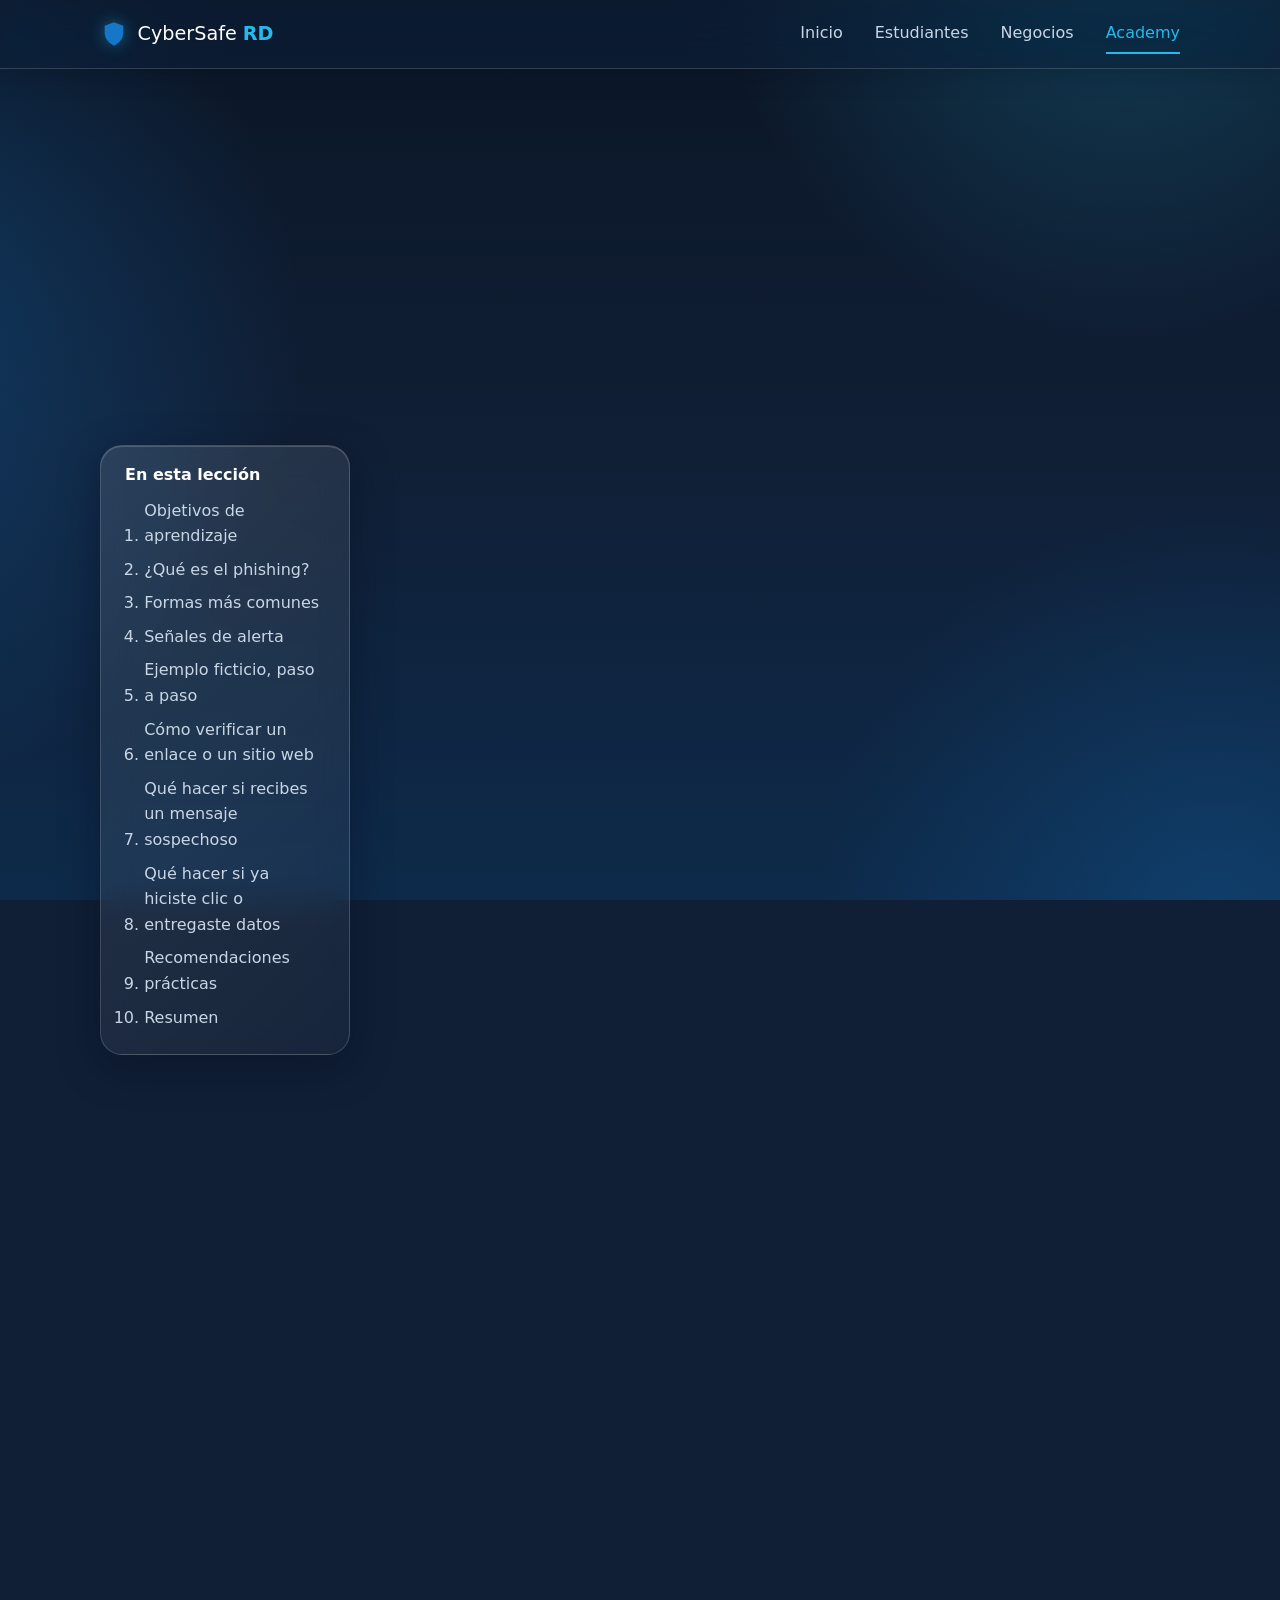
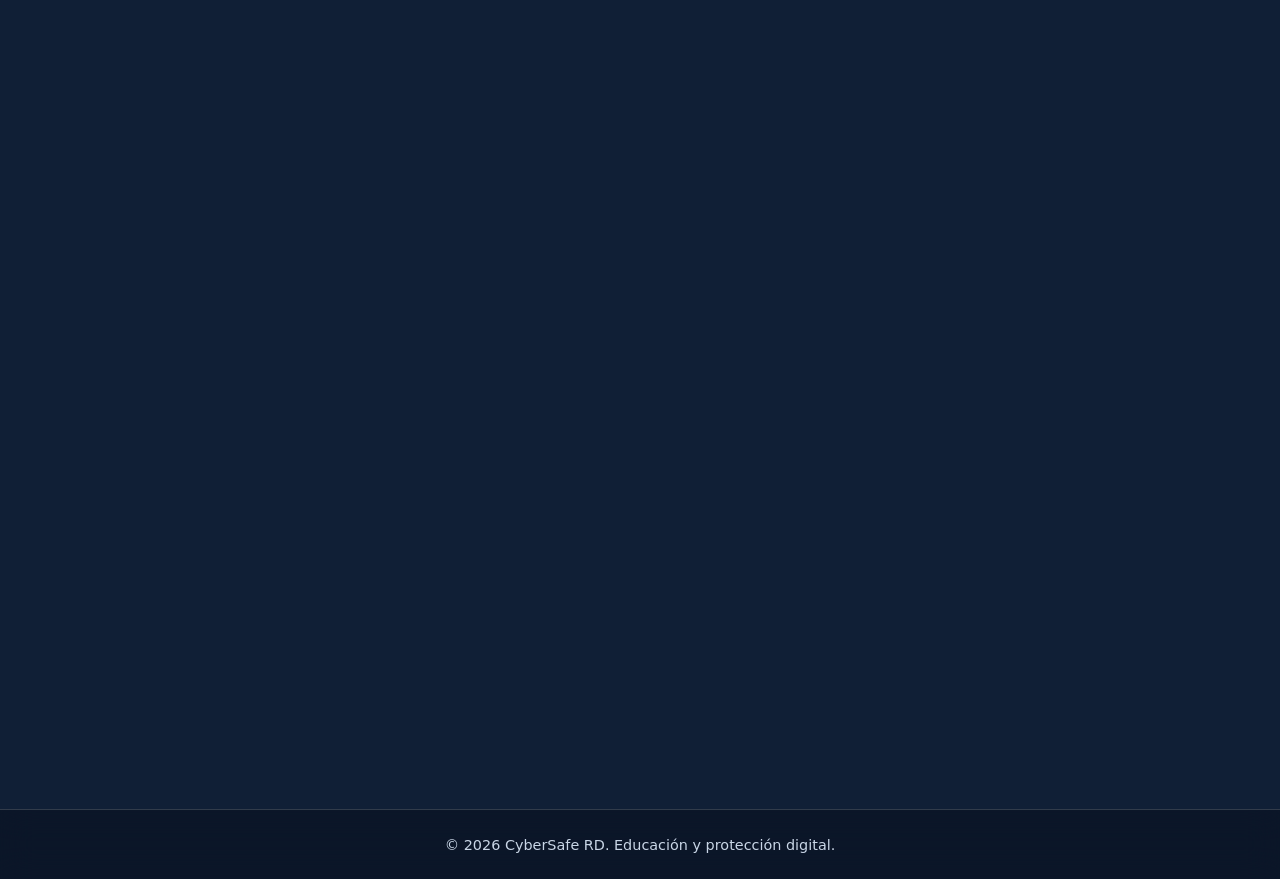
<file: academy/phishing.html>
<!DOCTYPE html>
<html lang="es">
<head>
  <meta charset="UTF-8">
  <meta name="viewport" content="width=device-width, initial-scale=1">
  <meta http-equiv="Content-Security-Policy"
        content="default-src 'none'; script-src 'self'; style-src 'self'; img-src 'self' data:; connect-src 'none'; base-uri 'none'; form-action 'none';">
  <title>Phishing | CyberSafe Academy</title>
  <meta name="description" content="El phishing es una de las estafas digitales más comunes. En esta lección aprenderás a detectar sus señales de alerta y a saber qué hacer, antes y después de recibir un mensaje sospechoso.">
  <link rel="stylesheet" href="../style.css">
</head>
<body>

  <header class="site-header">
    <nav class="navbar" aria-label="Navegación principal">
      <a class="brand" href="../index.html#inicio" aria-label="CyberSafe RD, ir al inicio">
        <svg class="brand-icon" viewBox="0 0 24 24" aria-hidden="true">
          <path d="M12 2 4 5v6c0 5 3.4 8.7 8 11 4.6-2.3 8-6 8-11V5l-8-3Z" fill="currentColor"/>
        </svg>
        <span>CyberSafe <strong>RD</strong></span>
      </a>
      <button class="nav-toggle" type="button" aria-expanded="false" aria-controls="menu-principal">
        <span class="visually-hidden">Abrir o cerrar el menú</span>
        <span class="nav-toggle-bar"></span>
        <span class="nav-toggle-bar"></span>
        <span class="nav-toggle-bar"></span>
      </button>
      <ul class="nav-links" id="menu-principal"><li><a href="../index.html#inicio">Inicio</a></li><li><a href="../index.html#estudiantes">Estudiantes</a></li><li><a href="../index.html#negocios">Negocios</a></li><li><a href="../index.html#academy" aria-current="page">Academy</a></li></ul>
    </nav>
  </header>

  <main>
    <section class="lesson-hero">
      <div class="container">
        <nav class="breadcrumb" aria-label="Ruta de navegación">
          <a href="../index.html#academy">Academy</a> <span aria-hidden="true">›</span> <span>Phishing</span>
        </nav>
        <h1>Phishing: cómo reconocer correos, mensajes y sitios fraudulentos</h1>
        <p class="lesson-intro">El phishing es una de las estafas digitales más comunes. En esta lección aprenderás a detectar sus señales de alerta y a saber qué hacer, antes y después de recibir un mensaje sospechoso.</p>
        <ul class="lesson-meta" aria-label="Datos de la lección">
          <li class="chip">Lección completa</li>
          <li class="chip">Lectura: 12 min</li>
        </ul>
      </div>
    </section>

    <div class="container lesson-layout">
      <nav class="lesson-toc glass-card" aria-label="Contenido de la lección">
        <h2 class="toc-title">En esta lección</h2>
        <ol><li><a href="#objetivos">Objetivos de aprendizaje</a></li><li><a href="#que-es">¿Qué es el phishing?</a></li><li><a href="#tipos">Formas más comunes</a></li><li><a href="#senales">Señales de alerta</a></li><li><a href="#ejemplo">Ejemplo ficticio, paso a paso</a></li><li><a href="#verificar">Cómo verificar un enlace o un sitio web</a></li><li><a href="#mensaje-sospechoso">Qué hacer si recibes un mensaje sospechoso</a></li><li><a href="#ya-caiste">Qué hacer si ya hiciste clic o entregaste datos</a></li><li><a href="#recomendaciones">Recomendaciones prácticas</a></li><li><a href="#resumen">Resumen</a></li></ol>
      </nav>
      <article class="lesson-body"><section class="lesson-section" id="objetivos" aria-labelledby="objetivos-titulo"><h2 id="objetivos-titulo">Objetivos de aprendizaje</h2><p>Al terminar esta lección podrás:</p><ul class="objectives"><li>Explicar qué es el phishing y por qué engaña incluso a personas cuidadosas.</li><li>Reconocer las formas más comunes: correo, mensajes, llamadas, sitios falsos y códigos QR.</li><li>Identificar señales de alerta en un mensaje o en un enlace.</li><li>Verificar si un enlace o un sitio web es legítimo antes de interactuar.</li><li>Saber qué hacer si recibes un mensaje sospechoso o si ya caíste en el engaño.</li></ul></section><section class="lesson-section" id="que-es" aria-labelledby="que-es-titulo"><h2 id="que-es-titulo">¿Qué es el phishing?</h2><p>El phishing (suplantación de identidad) es un engaño en el que alguien se hace pasar por una persona u organización de confianza, como tu banco, una empresa de telecomunicaciones, una institución del Estado, tu centro de estudios o incluso un familiar, para que entregues información sensible o hagas algo que te perjudica: abrir un enlace, instalar un archivo, enviar dinero o compartir una contraseña.</p><p>Funciona porque no ataca a la computadora, sino a las personas. Los estafadores juegan con las emociones: miedo («tu cuenta será bloqueada»), urgencia («tienes 2 horas»), curiosidad («mira esta foto») o ganas de ganar algo («ganaste un premio»). Cuando actuamos con prisa, revisamos menos.</p><div class="callout glass-card"><p><strong>Idea clave:</strong> un mensaje legítimo casi nunca te exige actuar de inmediato ni te pide claves o códigos de verificación.</p></div></section><section class="lesson-section" id="tipos" aria-labelledby="tipos-titulo"><h2 id="tipos-titulo">Formas más comunes</h2><h3>Correo electrónico</h3><p>Mensajes masivos que imitan avisos de bancos, tiendas, servicios de streaming o entidades públicas.</p><h3>Mensajes de texto y mensajería (smishing)</h3><p>SMS, WhatsApp o redes sociales con enlaces o pedidos de dinero. Un clásico: un «familiar» que escribe desde un número nuevo y necesita ayuda urgente.</p><h3>Llamadas (vishing)</h3><p>Alguien llama diciendo ser del banco o de soporte técnico y te pide un código que te llegó por SMS.</p><h3>Sitios web falsos</h3><p>Copias casi idénticas de páginas de bancos, tiendas o redes sociales, hechas para robar tus datos cuando inicias sesión o pagas.</p><h3>Códigos QR falsos (quishing)</h3><p>QR pegados sobre otros legítimos o enviados por mensaje que llevan a páginas fraudulentas.</p><h3>Phishing dirigido (spear phishing)</h3><p>Mensajes personalizados para una persona o empresa concreta, con datos reales como tu nombre, tu cargo o tus proveedores. Son más difíciles de detectar.</p></section><section class="lesson-section" id="senales" aria-labelledby="senales-titulo"><h2 id="senales-titulo">Señales de alerta</h2><p>Fíjate en estas pistas. Una sola no confirma el fraude, pero varias juntas son motivo para detenerte.</p><div class="signs-grid"><div class="sign-card glass-card"><h3>Urgencia o amenaza</h3><p>«Último aviso», «tu cuenta será cerrada», «actúa ahora». Buscan que no pienses.</p></div><div class="sign-card glass-card"><h3>Remitente sospechoso</h3><p>La dirección no coincide con la organización o usa un dominio parecido, con letras cambiadas o palabras añadidas.</p></div><div class="sign-card glass-card"><h3>Enlaces engañosos</h3><p>El texto del enlace dice una cosa, pero la dirección real a la que lleva es otra.</p></div><div class="sign-card glass-card"><h3>Piden lo que no deberían</h3><p>Contraseñas, PIN, número completo de tarjeta o códigos de verificación. Nunca se comparten.</p></div><div class="sign-card glass-card"><h3>Adjuntos inesperados</h3><p>Facturas, «comprobantes de pago» o documentos que no solicitaste.</p></div><div class="sign-card glass-card"><h3>Ofertas demasiado buenas</h3><p>Premios, sorteos, regalos o ganancias fáciles que llegan sin que los busques.</p></div></div><p>Los saludos genéricos y los errores de redacción pueden ser pistas, pero no dependas de ellos: hoy muchos mensajes fraudulentos están muy bien escritos.</p></section><section class="lesson-section" id="ejemplo" aria-labelledby="ejemplo-titulo"><h2 id="ejemplo-titulo">Ejemplo ficticio, paso a paso</h2><p>Este mensaje es inventado y solo sirve para practicar. Observa los números y luego lee qué significa cada uno.</p><div class="example-box" role="group" aria-label="Ejemplo ficticio de correo de phishing"><span class="example-label">Ejemplo ficticio</span><p class="mail-line"><strong>De:</strong> Soporte Banco Ejemplo &lt;aviso@bancoejemplo.seguridad-cuentas.com&gt; <span class="mark">1</span></p><p class="mail-line"><strong>Asunto:</strong> URGENTE: tu cuenta será bloqueada hoy <span class="mark">2</span></p><p class="mail-line">Estimado cliente: <span class="mark">5</span></p><p class="mail-line">Detectamos actividad inusual. Si no verificas tus datos en las próximas 2 horas, tu cuenta será suspendida. <span class="mark">2</span></p><p class="mail-line">Verifica ahora: https://bancoejemplo.seguridad-cuentas.com/verificar <span class="mark">3</span></p><p class="mail-line">Deberás ingresar tu usuario, tu clave y el código que recibirás por SMS. <span class="mark">4</span></p></div><ol class="example-notes"><li><strong>Remitente:</strong> el dominio real es lo que está justo antes de la terminación (.com): <code>seguridad-cuentas.com</code>. «bancoejemplo» solo está puesto delante para parecer legítimo.</li><li><strong>Urgencia y amenaza:</strong> te presionan con un plazo corto y con el bloqueo de tu cuenta.</li><li><strong>Enlace sospechoso:</strong> tiene el mismo dominio engañoso. Un banco no te pide «verificar tus datos» desde un enlace en un mensaje.</li><li><strong>Pide claves y códigos:</strong> ninguna entidad seria te pide tu clave ni el código SMS. Con ellos podrían entrar a tu cuenta.</li><li><strong>Saludo genérico:</strong> «Estimado cliente» en vez de tu nombre.</li></ol></section><section class="lesson-section" id="verificar" aria-labelledby="verificar-titulo"><h2 id="verificar-titulo">Cómo verificar un enlace o un sitio web</h2><ul><li><strong>Mira la dirección completa antes de hacer clic.</strong> En computadora, pasa el cursor sobre el enlace sin hacer clic. En el celular, mantén presionado el enlace para ver a dónde lleva.</li><li><strong>Encuentra el dominio real.</strong> Es la parte que está justo antes de la primera barra «/» y termina en .com, .do, .net, etc. En <code>bancoejemplo.seguridad-cuentas.com</code> el dominio real es <code>seguridad-cuentas.com</code>.</li><li><strong>El candado (https) no basta.</strong> Indica que la conexión está cifrada, no que el sitio sea honesto. Los sitios falsos también pueden tenerlo.</li><li><strong>Entra por tu cuenta.</strong> Escribe tú mismo la dirección oficial, usa un marcador que guardaste antes o la aplicación oficial, en lugar de seguir el enlace del mensaje.</li><li><strong>Ante la duda, confirma por otro canal.</strong> Llama al número oficial, el que aparece en tu tarjeta o en el sitio oficial, nunca el que viene en el mensaje.</li></ul></section><section class="lesson-section" id="mensaje-sospechoso" aria-labelledby="mensaje-sospechoso-titulo"><h2 id="mensaje-sospechoso-titulo">Qué hacer si recibes un mensaje sospechoso</h2><ol class="steps"><li><strong>No hagas clic, no descargues y no respondas.</strong> Tampoco llames a números que aparezcan en el mensaje.</li><li><strong>Verifica por otro canal.</strong> Contacta a la empresa o persona por un medio que ya conocías.</li><li><strong>Reporta.</strong> Marca el mensaje como phishing o spam en tu correo o aplicación y avisa a la organización suplantada. En República Dominicana, el CSIRT-RD del Centro Nacional de Ciberseguridad (CNCS) recibe reportes de phishing; según informó el CNCS, uno de sus canales es <code>phishing@csirt.gob.do</code>. Confirma los canales vigentes en cncs.gob.do.</li><li><strong>Elimina el mensaje</strong> y bloquea al remitente.</li><li><strong>Avisa a tu entorno</strong> si la estafa circula por un grupo de familiares, compañeros o clientes.</li></ol></section><section class="lesson-section" id="ya-caiste" aria-labelledby="ya-caiste-titulo"><h2 id="ya-caiste-titulo">Qué hacer si ya hiciste clic o entregaste datos</h2><div class="callout glass-card"><p><strong>No te culpes.</strong> Cualquier persona puede caer, incluso quienes saben del tema. Lo que más importa es actuar rápido para reducir el daño.</p></div><ol class="steps"><li><strong>Corta el contacto.</strong> Cierra la página. Si descargaste un archivo, no lo abras. Desconecta el dispositivo de internet y analízalo con un antivirus.</li><li><strong>Cambia tus contraseñas</strong> entrando por el sitio o la app oficial, empezando por la cuenta afectada y por tu correo. Cámbiala también en cualquier otra cuenta donde usaste la misma.</li><li><strong>Activa la verificación en dos pasos (MFA)</strong> en tus cuentas principales.</li><li><strong>Si diste datos bancarios,</strong> llama de inmediato a tu banco, al número oficial, para bloquear tarjetas y revisar movimientos.</li><li><strong>Revisa tus cuentas</strong> y avisa a tus contactos si tu cuenta pudo enviar mensajes en tu nombre.</li><li><strong>Reporta lo ocurrido</strong> a la empresa afectada y a las autoridades competentes.</li></ol></section><section class="lesson-section" id="recomendaciones" aria-labelledby="recomendaciones-titulo"><h2 id="recomendaciones-titulo">Recomendaciones prácticas</h2><p>Marca lo que ya haces o lo que vas a hacer. Es solo para ti: no se guarda ni se envía a ningún lugar.</p><div class="checklist glass-card" data-checklist><ul class="checklist-items"><li><label><input type="checkbox"><span>Desconfío de los mensajes que me exigen actuar con urgencia.</span></label></li><li><label><input type="checkbox"><span>Reviso el remitente y la dirección real del enlace antes de hacer clic.</span></label></li><li><label><input type="checkbox"><span>Nunca comparto contraseñas ni códigos de verificación por mensaje, correo o llamada.</span></label></li><li><label><input type="checkbox"><span>Entro a mis cuentas escribiendo la dirección oficial o usando la app oficial.</span></label></li><li><label><input type="checkbox"><span>Confirmo por otro canal cualquier aviso o pedido de dinero inesperado.</span></label></li><li><label><input type="checkbox"><span>Tengo activada la verificación en dos pasos en mi correo y en mi banca.</span></label></li><li><label><input type="checkbox"><span>Mantengo actualizados el sistema y el navegador de mis dispositivos.</span></label></li></ul><progress class="checklist-bar" max="7" value="0" aria-label="Progreso de la lista"></progress><p class="checklist-count" aria-live="polite">0 de 7 completadas</p></div></section><section class="lesson-section" id="resumen" aria-labelledby="resumen-titulo"><h2 id="resumen-titulo">Resumen</h2><ul><li><strong>Detente:</strong> la urgencia es la herramienta favorita del estafador.</li><li><strong>Mira:</strong> revisa el remitente y la dirección real del enlace.</li><li><strong>Verifica:</strong> confirma por otro canal que el mensaje es real.</li><li><strong>Reporta:</strong> avisa a la organización suplantada y a las autoridades si corresponde.</li></ul></section></article>
    </div>

    <div class="container">
      <nav class="lesson-nav" aria-label="Más lecciones">
        
        <a class="btn btn-primary" href="../index.html#academy">Volver a Academy</a>
        <a class="btn btn-ghost" href="contrasenas.html">Contraseñas seguras <span aria-hidden="true">→</span></a>
      </nav>
    </div>
  </main>

  <footer class="site-footer">
    <div class="container">
      <p>&copy; <span id="anio-actual">2026</span> CyberSafe RD. Educación y protección digital.</p>
    </div>
  </footer>

  <script src="../script.js"></script>
</body>
</html>
</file>
<file: style.css>
/* ==========================================================
   CyberSafe RD - Hoja de estilos (versión 2: glassmorphism y degradados)
   Organización:
   1. Variables y base
   2. Barra de navegación
   3. Botones
   4. Sección principal (hero)
   5. Secciones base y pie de página
   6. Adaptable a computadora (pantallas anchas)
   7. Alternativas si el navegador no soporta cristal
   8. CyberSafe Academy (tarjetas y páginas de lecciones)
   9. Animaciones al hacer scroll
   10. Acceso al Cyber Quiz (los estilos del cuestionario están en quiz/quiz.css)
   11. Secciones Estudiantes y Negocios (temas, casos y actividades)
   Los colores y efectos de cristal se ajustan en las variables de :root.
   ========================================================== */

/* ---------- 1. Variables y base ---------- */
:root {
  --color-fondo: #101F36;
  --color-fondo-alt: #0C1829;   /* variación más oscura del fondo */
  --color-principal: #1677C8;
  --color-detalle: #28B9E8;
  --color-texto: #FFFFFF;
  --color-texto-suave: #C9D6E6;
  --color-borde: rgba(40, 185, 232, 0.25);

  /* ---- Efectos de cristal (glassmorphism): cambia estos valores para ajustar el estilo ---- */
  --vidrio-fondo: linear-gradient(135deg, rgba(255, 255, 255, 0.11), rgba(255, 255, 255, 0.03));
  --vidrio-borde: rgba(255, 255, 255, 0.16);   /* borde semitransparente */
  --vidrio-desenfoque: 16px;                   /* intensidad del desenfoque */
  --vidrio-sombra: 0 12px 40px rgba(2, 10, 24, 0.35);
  --vidrio-brillo: inset 0 1px 0 rgba(255, 255, 255, 0.18); /* línea de luz superior */
  --radio-tarjeta: 22px;

  /* ---- Degradados y brillos ---- */
  --degradado-boton: linear-gradient(135deg, #0E4E8A 0%, #1677C8 50%, #0E4E8A 100%);
  --degradado-texto: linear-gradient(90deg, #28B9E8, #8EE0F8);
  --brillo-celeste: rgba(40, 185, 232, 0.45);

  /* ---- Estados de acierto, error y aviso (siempre acompañados de texto o icono) ---- */
  --color-ok: #4ADE80;
  --color-error: #FF8A8A;
  --color-aviso: #FFD76A;

  --fuente: "Segoe UI", system-ui, -apple-system, Roboto, "Helvetica Neue", Arial, sans-serif;
  --ancho-max: 1120px;
  --altura-header: 68px;
}

*,
*::before,
*::after {
  box-sizing: border-box;
}

html {
  scroll-behavior: smooth;
  scroll-padding-top: var(--altura-header); /* evita que la barra tape los títulos */
}

body {
  margin: 0;
  font-family: var(--fuente);
  font-size: 1rem;
  line-height: 1.6;
  color: var(--color-texto);
  background-color: var(--color-fondo);
}

/* Fondo fijo con degradados: el cristal necesita algo de color detrás para verse */
body::before {
  content: "";
  position: fixed;
  inset: 0;
  z-index: -1;
  pointer-events: none;
  background:
    radial-gradient(42rem 42rem at 88% -8%, rgba(40, 185, 232, 0.26), transparent 62%),
    radial-gradient(46rem 46rem at -12% 38%, rgba(22, 119, 200, 0.34), transparent 62%),
    radial-gradient(40rem 40rem at 95% 100%, rgba(22, 119, 200, 0.26), transparent 62%),
    linear-gradient(180deg, #0B1626 0%, #101F36 50%, #0D2A4A 100%);
}

h1, h2 {
  line-height: 1.15;
  margin: 0 0 1rem;
}

p {
  margin: 0 0 1.5rem;
  color: var(--color-texto-suave);
}

a {
  color: inherit;
}

.container {
  width: 100%;
  max-width: var(--ancho-max);
  margin: 0 auto;
  padding: 0 1.25rem;
}

/* Texto solo para lectores de pantalla */
.visually-hidden {
  position: absolute;
  width: 1px;
  height: 1px;
  margin: -1px;
  padding: 0;
  overflow: hidden;
  clip: rect(0, 0, 0, 0);
  white-space: nowrap;
  border: 0;
}

/* Foco visible para quien navega con teclado */
a:focus-visible,
button:focus-visible {
  outline: 3px solid var(--color-detalle);
  outline-offset: 3px;
  border-radius: 6px;
}

/* ---------- 2. Barra de navegación ---------- */
.site-header {
  position: sticky;
  top: 0;
  z-index: 100;
  background: rgba(16, 31, 54, 0.55);
  -webkit-backdrop-filter: blur(var(--vidrio-desenfoque)) saturate(140%);
  backdrop-filter: blur(var(--vidrio-desenfoque)) saturate(140%);
  border-bottom: 1px solid var(--vidrio-borde);
  box-shadow: 0 4px 24px rgba(2, 10, 24, 0.25);
}

.navbar {
  position: relative;
  display: flex;
  align-items: center;
  justify-content: space-between;
  max-width: var(--ancho-max);
  height: var(--altura-header);
  margin: 0 auto;
  padding: 0 1.25rem;
}

.brand {
  display: inline-flex;
  align-items: center;
  gap: 0.6rem;
  font-size: 1.2rem;
  text-decoration: none;
}

.brand strong {
  color: var(--color-detalle);
}

.brand-icon {
  width: 28px;
  height: 28px;
  color: var(--color-principal);
  filter: drop-shadow(0 0 8px var(--brillo-celeste));
}

/* Enlaces del menú (versión móvil: panel desplegable) */
.nav-links {
  list-style: none;
  margin: 0;
  padding: 0.5rem 1.25rem 1rem;
  position: absolute;
  top: 100%;
  left: 0;
  right: 0;
  background: rgba(12, 24, 41, 0.97);
  border-bottom: 1px solid var(--vidrio-borde);
  box-shadow: 0 16px 32px rgba(2, 10, 24, 0.35);
}

/* Si JavaScript está activo, el menú móvil empieza cerrado */
.js .nav-links {
  display: none;
}

.js .nav-links.is-open {
  display: block;
}

.nav-links a {
  display: block;
  padding: 0.85rem 0;
  text-decoration: none;
  color: var(--color-texto-suave);
  border-bottom: 1px solid rgba(255, 255, 255, 0.06);
}

.nav-links a:hover,
.nav-links a.is-active {
  color: var(--color-texto);
}

.nav-links a.is-active,
.nav-links a[aria-current="page"] {
  color: var(--color-detalle);
}

/* Botón de hamburguesa */
.nav-toggle {
  display: inline-flex;
  flex-direction: column;
  justify-content: center;
  gap: 5px;
  width: 44px;
  height: 44px;
  padding: 0 10px;
  background: rgba(255, 255, 255, 0.06);
  border: 1px solid var(--vidrio-borde);
  border-radius: 10px;
  cursor: pointer;
}

.nav-toggle-bar {
  display: block;
  height: 2px;
  background-color: var(--color-texto);
  border-radius: 2px;
  transition: transform 0.2s ease, opacity 0.2s ease;
}

/* La hamburguesa se transforma en "X" cuando el menú está abierto */
.nav-toggle[aria-expanded="true"] .nav-toggle-bar:nth-of-type(2) {
  transform: translateY(7px) rotate(45deg);
}
.nav-toggle[aria-expanded="true"] .nav-toggle-bar:nth-of-type(3) {
  opacity: 0;
}
.nav-toggle[aria-expanded="true"] .nav-toggle-bar:nth-of-type(4) {
  transform: translateY(-7px) rotate(-45deg);
}

/* ---------- 3. Botones ---------- */
.btn {
  display: inline-block;
  padding: 0.9rem 1.8rem;
  font-size: 1rem;
  font-weight: 600;
  text-decoration: none;
  border-radius: 12px;
  transition: background-position 0.4s ease, transform 0.2s ease,
              box-shadow 0.2s ease, border-color 0.2s ease;
}

/* Degradado azul con borde y brillo celeste. Los dos extremos mantienen buen contraste con el texto blanco */
.btn-primary {
  color: var(--color-texto);
  background: var(--degradado-boton);
  background-size: 200% 100%;
  border: 1px solid rgba(40, 185, 232, 0.55);
  box-shadow: 0 6px 20px rgba(22, 119, 200, 0.35), inset 0 1px 0 rgba(255, 255, 255, 0.25);
}

.btn-primary:hover {
  background-position: 100% 0;            /* el degradado se desplaza */
  border-color: var(--color-detalle);
  transform: translateY(-2px);
  box-shadow: 0 10px 28px var(--brillo-celeste), inset 0 1px 0 rgba(255, 255, 255, 0.3);
}

.btn-primary:active {
  transform: translateY(0);
}

/* ---------- Tarjetas de cristal (glassmorphism) ---------- */
.glass-card,
.hero-visual {
  background: var(--vidrio-fondo);
  border: 1px solid var(--vidrio-borde);
  box-shadow: var(--vidrio-sombra), var(--vidrio-brillo);
  -webkit-backdrop-filter: blur(var(--vidrio-desenfoque));
  backdrop-filter: blur(var(--vidrio-desenfoque));
}

.glass-card {
  padding: 1.75rem;
  border-radius: var(--radio-tarjeta);
}

/* ---------- 4. Sección principal (hero) ----------
   Diseño "móvil primero": estas reglas son la versión para teléfonos
   (360 a 599 px). Las pantallas más anchas se ajustan más abajo, en las
   media queries de 600 px (tableta) y 820 px (computadora). */
.hero {
  padding: 1.5rem 0 2rem;
  overflow-x: clip;   /* los resplandores nunca pueden causar desplazamiento horizontal */
}

.hero-grid {
  display: grid;
  gap: 1.25rem;
  align-items: center;
}

.hero-text {
  min-width: 0;
}

.hero h1 {
  margin-bottom: 0.9rem;
  font-size: clamp(1.6rem, 7.2vw, 2.2rem);   /* 360 px: 26 px · 390 px: 28 px · 430 px: 31 px */
  font-weight: 800;
  line-height: 1.12;
  letter-spacing: -0.02em;
  text-wrap: balance;
}

.hero-accent {
  display: block;
  color: var(--color-detalle);   /* color de respaldo */
}

/* Texto con degradado celeste (si el navegador lo soporta) */
@supports ((-webkit-background-clip: text) or (background-clip: text)) {
  .hero-accent {
    background: var(--degradado-texto);
    -webkit-background-clip: text;
    background-clip: text;
    -webkit-text-fill-color: transparent;
    color: transparent;
  }
}

.hero-description {
  max-width: 34rem;
  margin-bottom: 1.5rem;
  font-size: 1rem;
  line-height: 1.6;
}

/* El botón ocupa el ancho disponible y nunca se sale de la pantalla */
.hero .btn {
  display: block;
  width: 100%;
  max-width: 100%;
  padding: 0.95rem 1.25rem;
  text-align: center;
}

/* Escudo en teléfonos: emblema pequeño, sin recuadro, con un resplandor suave.
   Se coloca encima del título (order: -1) y alineado con el texto. */
.hero-visual {
  position: relative;
  display: flex;
  justify-content: center;
  order: -1;
  justify-self: start;
  width: clamp(88px, 26vw, 112px);   /* 360 px: 94 px · 390 px: 101 px · 430 px: 112 px */
  margin: 0 0 -0.4rem;   /* acerca el escudo al título */
  padding: 0;
  overflow: visible;
  background: none;
  border: 0;
  border-radius: 0;
  box-shadow: none;
  -webkit-backdrop-filter: none;
  backdrop-filter: none;
}

.hero-visual::before {
  content: "";
  position: absolute;
  top: 50%;
  left: 50%;
  width: 190%;
  aspect-ratio: 1;
  transform: translate(-50%, -50%);
  background: radial-gradient(circle, var(--brillo-celeste), transparent 65%);
  filter: blur(22px);
  opacity: 0.75;
  pointer-events: none;
}

.hero-visual svg {
  position: relative;
  width: 100%;
  height: auto;
  filter: drop-shadow(0 4px 14px rgba(40, 185, 232, 0.35));
}

/* Tabletas pequeñas y teléfonos grandes en horizontal (600 a 819 px):
   sigue siendo una columna, con tamaños un poco mayores */
@media (min-width: 600px) {
  .hero .btn {
    display: inline-block;
    width: auto;
    padding: 0.95rem 1.9rem;
  }
}

@media (min-width: 600px) and (max-width: 819px) {
  .hero {
    padding: 2.5rem 0 3.5rem;
  }

  .hero-grid {
    gap: 1.5rem;
  }

  .hero h1 {
    font-size: 2.4rem;
  }

  .hero-description {
    font-size: 1.1rem;
  }

  .hero-visual {
    width: 120px;
  }
}

/* ---------- 5. Secciones base y pie de página ---------- */
.section {
  padding: 3rem 0;
}

.section-alt {
  background: linear-gradient(180deg, rgba(8, 16, 30, 0.45), rgba(8, 16, 30, 0.12));
}

.section h2 {
  font-size: 1.8rem;
}

.section p {
  max-width: 38rem;
  margin-bottom: 0;
}

.site-footer {
  padding: 1.5rem 0;
  text-align: center;
  background: rgba(8, 16, 30, 0.55);
  -webkit-backdrop-filter: blur(var(--vidrio-desenfoque));
  backdrop-filter: blur(var(--vidrio-desenfoque));
  border-top: 1px solid var(--vidrio-borde);
}

.site-footer p {
  margin: 0;
  font-size: 0.9rem;
}

/* ---------- 6. Pantallas anchas (computadora y tableta grande) ---------- */
@media (min-width: 820px) {
  /* El menú pasa a estar en línea en la barra */
  .nav-toggle {
    display: none;
  }

  .nav-links,
  .js .nav-links {
    display: flex;
    position: static;
    gap: 2rem;
    padding: 0;
    background: none;
    border: 0;
    box-shadow: none;
  }

  .nav-links a {
    padding: 0.4rem 0;
    border-bottom: 2px solid transparent;
  }

  .nav-links a.is-active,
  .nav-links a[aria-current="page"] {
    border-bottom-color: var(--color-detalle);
  }

  /* Hero en dos columnas: texto a la izquierda, escudo a la derecha */
  .hero {
    display: flex;
    align-items: center;
    min-height: min(calc(100vh - var(--altura-header)), 720px);
    padding: clamp(3.5rem, 8vh, 6rem) 0;
  }

  .hero-grid {
    grid-template-columns: minmax(0, 1.15fr) minmax(0, 0.85fr);
    gap: clamp(2.5rem, 6vw, 5rem);
  }

  .hero h1 {
    margin-bottom: 1.25rem;
    font-size: clamp(2.3rem, 3.9vw, 3rem);   /* crece con la pantalla, tope de 48 px */
    line-height: 1.1;
  }

  .hero-description {
    max-width: 33rem;
    margin-bottom: 2rem;
    font-size: 1.15rem;
  }

  .hero .btn {
    padding: 1rem 2.1rem;
  }

  .section {
    padding: 5rem 0;
  }

  .glass-card {
    padding: 2.25rem;
  }

  /* En computadora el escudo vuelve a tener su panel de cristal, a la derecha */
  .hero-visual {
    order: 0;
    justify-self: center;
    width: 100%;
    max-width: 400px;
    margin: 0;
    padding: 2.25rem;
    overflow: hidden;
    background: var(--vidrio-fondo);
    border: 1px solid var(--vidrio-borde);
    border-radius: 28px;
    box-shadow: var(--vidrio-sombra), var(--vidrio-brillo);
    -webkit-backdrop-filter: blur(var(--vidrio-desenfoque));
    backdrop-filter: blur(var(--vidrio-desenfoque));
  }

  .hero-visual::before {
    width: 80%;
    filter: blur(24px);
    opacity: 1;
  }

  .hero-visual svg {
    filter: drop-shadow(0 8px 24px rgba(40, 185, 232, 0.35));
  }
}

/* Respeta a quienes prefieren menos movimiento */
@media (prefers-reduced-motion: reduce) {
  html {
    scroll-behavior: auto;
  }
  * {
    transition: none !important;
  }
}

/* ---------- 8. CyberSafe Academy ---------- */

/* 8.1 Tarjetas en la página principal */
.section-heading {
  max-width: 40rem;
  margin-bottom: 2rem;
}

.section-heading h2 {
  margin-bottom: 0.6rem;
}

.academy-grid {
  display: grid;
  grid-template-columns: 1fr;
  gap: 1.25rem;
}

.academy-card {
  display: flex;
  flex-direction: column;
  align-items: flex-start;
  color: inherit;
  text-decoration: none;
  transition: transform 0.25s ease, border-color 0.25s ease, box-shadow 0.25s ease;
}

.academy-card:hover,
.academy-card:focus-visible {
  transform: translateY(-4px);
  border-color: rgba(40, 185, 232, 0.55);
  box-shadow: var(--vidrio-sombra), 0 0 28px rgba(40, 185, 232, 0.18), var(--vidrio-brillo);
}

.academy-card:focus-visible {
  border-radius: var(--radio-tarjeta);  /* evita que el foco cambie la forma */
}

.academy-icon {
  display: grid;
  place-items: center;
  width: 52px;
  height: 52px;
  margin-bottom: 1rem;
  color: var(--color-detalle);
  background: linear-gradient(135deg, rgba(22, 119, 200, 0.45), rgba(40, 185, 232, 0.15));
  border: 1px solid rgba(40, 185, 232, 0.35);
  border-radius: 14px;
  box-shadow: 0 0 18px rgba(40, 185, 232, 0.2);
}

.academy-icon svg {
  width: 26px;
  height: 26px;
  fill: none;
  stroke: currentColor;
  stroke-width: 1.8;
  stroke-linecap: round;
  stroke-linejoin: round;
}

.academy-card h3 {
  margin: 0 0 0.5rem;
  font-size: 1.25rem;
  line-height: 1.25;
}

.academy-card p {
  margin: 0 0 1rem;
}

.academy-meta {
  font-size: 0.85rem;
  font-weight: 600;
  color: var(--color-detalle);
}

.academy-cta {
  margin-top: auto;
  padding-top: 1rem;
  font-weight: 600;
}

.academy-cta span {
  display: inline-block;
  transition: transform 0.2s ease;
}

.academy-card:hover .academy-cta span {
  transform: translateX(4px);
}

/* 8.2 Páginas de lección */
.lesson-hero {
  padding: 2.5rem 0 0.5rem;
}

.breadcrumb {
  margin-bottom: 1rem;
  font-size: 0.9rem;
  color: var(--color-texto-suave);
}

.breadcrumb a {
  color: var(--color-detalle);
}

.lesson-hero h1 {
  font-size: clamp(1.9rem, 6vw, 2.9rem);
  font-weight: 800;
  letter-spacing: -0.02em;
}

.lesson-intro {
  max-width: 42rem;
  font-size: 1.1rem;
}

.lesson-meta {
  display: flex;
  flex-wrap: wrap;
  gap: 0.6rem;
  margin: 0;
  padding: 0;
  list-style: none;
}

.chip {
  padding: 0.3rem 0.85rem;
  font-size: 0.85rem;
  font-weight: 600;
  color: #BFEBFA;
  background: rgba(40, 185, 232, 0.12);
  border: 1px solid rgba(40, 185, 232, 0.4);
  border-radius: 999px;
}

.lesson-layout {
  display: grid;
  gap: 1.5rem;
  padding-top: 1.5rem;
  padding-bottom: 2rem;
}

.lesson-toc {
  align-self: start;
  padding: 1.25rem 1.5rem;
}

.toc-title {
  margin: 0 0 0.6rem;
  font-size: 1rem;
}

.lesson-toc ol {
  margin: 0;
  padding-left: 1.2rem;
  color: var(--color-texto-suave);
}

.lesson-toc a {
  display: inline-block;
  padding: 0.25rem 0;
  color: var(--color-texto-suave);
  text-decoration: none;
}

.lesson-toc a:hover {
  color: var(--color-detalle);
  text-decoration: underline;
}

.lesson-body {
  min-width: 0;
}

.lesson-section {
  margin-bottom: 2.5rem;
}

.lesson-section h2 {
  margin-bottom: 0.9rem;
  font-size: 1.6rem;
}

.lesson-section h3 {
  margin: 1.25rem 0 0.4rem;
  font-size: 1.1rem;
}

.lesson-body p,
.lesson-body li {
  max-width: 46rem;
}

.lesson-body p {
  margin-bottom: 1rem;
}

.lesson-body ul,
.lesson-body ol {
  padding-left: 1.25rem;
  color: var(--color-texto-suave);
}

.lesson-body li {
  margin-bottom: 0.5rem;
}

.lesson-body strong {
  color: var(--color-texto);
}

.lesson-body a {
  color: var(--color-detalle);
}

.lesson-body code {
  padding: 0.1rem 0.4rem;
  font-size: 0.9em;
  color: #BFEBFA;
  background: rgba(255, 255, 255, 0.08);
  border-radius: 6px;
  overflow-wrap: anywhere;
}

/* Objetivos con marca de verificación */
.lesson-body .objectives {
  padding-left: 0;
  list-style: none;
}

.objectives li {
  position: relative;
  padding-left: 1.9rem;
}

.objectives li::before {
  content: "✓";
  content: "✓" / "";
  position: absolute;
  left: 0;
  font-weight: 700;
  color: var(--color-detalle);
}

/* Avisos y recuadros */
.callout {
  margin: 1.25rem 0;
  padding: 1rem 1.25rem;
  border-left: 4px solid var(--color-detalle);
  border-radius: 14px;
}

.callout p {
  margin: 0;
}

.signs-grid {
  display: grid;
  grid-template-columns: 1fr;
  gap: 1rem;
  margin: 1rem 0;
}

.sign-card {
  padding: 1.1rem 1.25rem;
  border-radius: 16px;
}

.sign-card h3 {
  margin: 0 0 0.3rem;
  font-size: 1.05rem;
}

.sign-card p {
  margin: 0;
  font-size: 0.95rem;
}

/* Ejemplo de mensaje fraudulento (ficticio) */
.example-box {
  margin: 1rem 0;
  padding: 1.25rem;
  font-size: 0.95rem;
  background: rgba(8, 16, 30, 0.55);
  border: 1px dashed rgba(255, 255, 255, 0.3);
  border-radius: 16px;
  overflow-wrap: anywhere;
}

.example-label {
  display: inline-block;
  margin-bottom: 0.75rem;
  padding: 0.15rem 0.6rem;
  font-size: 0.75rem;
  font-weight: 700;
  letter-spacing: 0.04em;
  text-transform: uppercase;
  color: #FFD76A;
  background: rgba(255, 215, 106, 0.14);
  border-radius: 6px;
}

.lesson-body .mail-line {
  margin-bottom: 0.6rem;
}

.mark {
  display: inline-grid;
  place-items: center;
  width: 1.35rem;
  height: 1.35rem;
  margin-left: 0.3rem;
  font-size: 0.75rem;
  font-weight: 700;
  color: #fff;
  background: var(--degradado-boton);
  border: 1px solid rgba(40, 185, 232, 0.55);
  border-radius: 50%;
}

/* Pasos numerados */
.lesson-body .steps {
  padding-left: 0;
  list-style: none;
  counter-reset: paso;
}

.steps li {
  position: relative;
  padding-left: 3rem;
  counter-increment: paso;
}

.steps li::before {
  content: counter(paso);
  position: absolute;
  top: -0.1rem;
  left: 0;
  display: grid;
  place-items: center;
  width: 2rem;
  height: 2rem;
  font-weight: 700;
  color: #fff;
  background: var(--degradado-boton);
  border: 1px solid rgba(40, 185, 232, 0.55);
  border-radius: 50%;
}

/* Lista de verificación interactiva */
.lesson-body .checklist-items {
  margin: 0 0 1.25rem;
  padding-left: 0;
  list-style: none;
}

.checklist-items li {
  max-width: none;
  margin-bottom: 0;
}

.checklist-items label {
  display: flex;
  align-items: flex-start;
  gap: 0.75rem;
  padding: 0.6rem 0.25rem;
  cursor: pointer;
}

.checklist-items input {
  flex: none;
  width: 1.3rem;
  height: 1.3rem;
  margin-top: 0.15rem;
  accent-color: var(--color-detalle);
}

.checklist-items input:checked + span {
  color: var(--color-texto);
}

.checklist-bar {
  width: 100%;
  height: 10px;
  overflow: hidden;
  background: rgba(255, 255, 255, 0.12);
  border: 0;
  border-radius: 999px;
  -webkit-appearance: none;
  appearance: none;
}

.checklist-bar::-webkit-progress-bar {
  background: rgba(255, 255, 255, 0.12);
}

.checklist-bar::-webkit-progress-value {
  background: linear-gradient(90deg, #1677C8, #28B9E8);
  border-radius: 999px;
}

.checklist-bar::-moz-progress-bar {
  background: linear-gradient(90deg, #1677C8, #28B9E8);
  border-radius: 999px;
}

.lesson-body .checklist-count {
  max-width: none;
  margin: 0.6rem 0 0;
  font-size: 0.9rem;
}

/* Navegación entre lecciones */
.lesson-nav {
  display: flex;
  flex-wrap: wrap;
  gap: 1rem;
  justify-content: space-between;
  padding-bottom: 4rem;
}

.btn-ghost {
  color: var(--color-texto);
  background: rgba(255, 255, 255, 0.07);
  border: 1px solid var(--vidrio-borde);
  box-shadow: var(--vidrio-brillo);
}

.btn-ghost:hover {
  border-color: var(--color-detalle);
  transform: translateY(-2px);
  box-shadow: 0 8px 24px rgba(40, 185, 232, 0.2), var(--vidrio-brillo);
}

@media (min-width: 640px) {
  .academy-grid,
  .signs-grid {
    grid-template-columns: repeat(2, 1fr);
  }
}

@media (min-width: 900px) {
  .lesson-layout {
    grid-template-columns: 250px minmax(0, 1fr);
    gap: 2.5rem;
  }

  .lesson-toc {
    position: sticky;
    top: calc(var(--altura-header) + 1.25rem);
  }
}

/* ---------- 9. Animaciones al hacer scroll ----------
   El JavaScript añade la clase .reveal a los elementos que deben animarse
   y .is-visible cuando entran en pantalla. Si JavaScript no carga, o si la
   persona prefiere menos movimiento, todo se muestra sin animar.
   Se usan las propiedades "translate" y "scale" (no "transform") para no
   chocar con los efectos hover de las tarjetas y los botones.

   Variables para ajustar el efecto:
   --dy: distancia vertical · --dx: distancia horizontal · --duracion: duración */
.js .reveal {
  --dy: 28px;
  --duracion: 0.7s;
  opacity: 0;
}

.js .reveal.is-visible {
  animation: aparecer var(--duracion) cubic-bezier(0.22, 0.61, 0.36, 1) var(--retraso, 0s) both;
}

/* Variante con zoom suave (la usa el escudo) */
.js .reveal-zoom.is-visible {
  animation-name: aparecer-zoom;
}

@keyframes aparecer {
  from {
    opacity: 0;
    translate: var(--dx, 0) var(--dy, 28px);
  }
  to {
    opacity: 1;
    translate: 0 0;
  }
}

@keyframes aparecer-zoom {
  from {
    opacity: 0;
    scale: 0.85;
    translate: var(--dx, 0) 0;
  }
  to {
    opacity: 1;
    scale: 1;
    translate: 0 0;
  }
}

/* Movimiento continuo y suave del escudo: flota y su resplandor "respira" */
.hero-visual svg {
  animation: flotar 7s ease-in-out infinite;
}

.hero-visual::before {
  animation: pulso 5s ease-in-out infinite alternate;
}

@keyframes flotar {
  0%, 100% { translate: 0 0; }
  50% { translate: 0 -10px; }
}

@keyframes pulso {
  from { scale: 0.9; }
  to { scale: 1.1; }
}

/* En computadora el recorrido es mayor y más lento, para que se note:
   el texto entra desde la izquierda y el escudo desde la derecha */
@media (min-width: 820px) {
  .js .reveal {
    --dy: 56px;
    --duracion: 1s;
  }

  .js .hero-text .reveal {
    --dx: -64px;
    --dy: 0px;
  }

  .js .hero-visual.reveal {
    --dx: 72px;
    --duracion: 1.2s;
  }
}

@media (prefers-reduced-motion: reduce) {
  .js .reveal {
    opacity: 1;
  }

  .js .reveal.is-visible,
  .hero-visual svg,
  .hero-visual::before {
    animation: none;
  }
}

/* ---------- 10. Acceso al Cyber Quiz ----------
   Aquí solo está la tarjeta de la sección Academy.
   Los estilos del cuestionario están en quiz/quiz.css. */

.quiz-cta {
  display: flex;
  flex-direction: column;
  gap: 1.25rem;
  margin-top: 1.25rem;
  background: linear-gradient(135deg, rgba(22, 119, 200, 0.3), rgba(40, 185, 232, 0.08));
}

.quiz-cta h3 {
  margin: 0 0 0.4rem;
  font-size: 1.25rem;
}

.quiz-cta p {
  margin: 0;
}

.quiz-cta .btn {
  text-align: center;
}

@media (min-width: 760px) {
  .quiz-cta {
    flex-direction: row;
    align-items: center;
    justify-content: space-between;
    gap: 2rem;
  }
}

/* ---------- 11. Secciones Estudiantes y Negocios ----------
   Cada sección tiene un selector de temas (pestañas), un panel con el
   caso, las recomendaciones y una actividad de comprobación.
   Sin JavaScript se ven todos los paneles uno debajo de otro. */
.tema-zona {
  display: grid;
  gap: 1.25rem;
}

/* El atributo hidden debe ocultar también los elementos con .btn (que definen su propio display) */
.tema-zona [hidden] {
  display: none !important;
}

/* Progreso de las actividades */
.tema-progreso {
  display: grid;
  gap: 0.55rem;
}

.tema-progreso-fila {
  display: flex;
  flex-wrap: wrap;
  align-items: center;
  justify-content: space-between;
  gap: 0.6rem;
  min-height: 2.2rem;
}

.tema-progreso-texto {
  font-size: 0.92rem;
  font-weight: 600;
  color: var(--color-texto-suave);
}

.tema-reiniciar {
  padding: 0.4rem 0.95rem;
  font-size: 0.85rem;
}

.tema-barra {
  display: block;
  width: 100%;
  height: 10px;
  overflow: hidden;
  background: rgba(255, 255, 255, 0.12);
  border: 0;
  border-radius: 999px;
  -webkit-appearance: none;
  appearance: none;
}

.tema-barra::-webkit-progress-bar {
  background: rgba(255, 255, 255, 0.12);
}

.tema-barra::-webkit-progress-value {
  background: linear-gradient(90deg, #1677C8, #28B9E8);
  border-radius: 999px;
}

.tema-barra::-moz-progress-bar {
  background: linear-gradient(90deg, #1677C8, #28B9E8);
  border-radius: 999px;
}

/* Selector de temas */
.tema-lista {
  display: grid;
  grid-template-columns: repeat(2, 1fr);
  gap: 0.7rem;
}

html:not(.js) .tema-lista {
  display: none;
}

.tema-card {
  position: relative;
  display: flex;
  flex-direction: column;
  align-items: flex-start;
  gap: 0.5rem;
  min-width: 0;
  padding: 0.85rem;
  font: inherit;
  text-align: left;
  color: var(--color-texto);
  background: var(--vidrio-fondo);
  border: 1px solid var(--vidrio-borde);
  border-radius: 16px;
  box-shadow: var(--vidrio-brillo);
  cursor: pointer;
  transition: border-color 0.2s ease, translate 0.2s ease, box-shadow 0.2s ease, background-color 0.2s ease;
}

.tema-card:hover {
  border-color: rgba(40, 185, 232, 0.55);
  translate: 0 -3px;
  box-shadow: 0 10px 28px rgba(2, 10, 24, 0.35), 0 0 22px rgba(40, 185, 232, 0.15), var(--vidrio-brillo);
}

.tema-card[aria-selected="true"] {
  background: linear-gradient(135deg, rgba(22, 119, 200, 0.42), rgba(40, 185, 232, 0.14));
  border-color: var(--color-detalle);
  box-shadow: 0 0 0 1px var(--color-detalle), 0 0 28px rgba(40, 185, 232, 0.22);
}

.tema-icono {
  display: grid;
  flex: none;
  place-items: center;
  width: 40px;
  height: 40px;
  color: var(--color-detalle);
  background: linear-gradient(135deg, rgba(22, 119, 200, 0.45), rgba(40, 185, 232, 0.15));
  border: 1px solid rgba(40, 185, 232, 0.35);
  border-radius: 12px;
  box-shadow: 0 0 16px rgba(40, 185, 232, 0.18);
}

.tema-icono svg {
  width: 22px;
  height: 22px;
  fill: none;
  stroke: currentColor;
  stroke-width: 1.8;
  stroke-linecap: round;
  stroke-linejoin: round;
}

.tema-card-titulo {
  font-size: 0.95rem;
  font-weight: 700;
  line-height: 1.25;
}

.tema-card-desc {
  display: none;
  font-size: 0.85rem;
  color: var(--color-texto-suave);
}

.tema-estado {
  position: absolute;
  top: 0.6rem;
  right: 0.7rem;
  font-size: 0.75rem;
  font-weight: 700;
}

.tema-card[data-estado="ok"] .tema-estado {
  color: var(--color-ok);
}

.tema-card[data-estado="error"] .tema-estado {
  color: var(--color-aviso);
}

/* Panel del tema */
.tema-panel-zona {
  padding: 1.25rem;
  border-radius: var(--radio-tarjeta);
}

.js .tema-panel:not(.is-activo) {
  display: none;
}

html:not(.js) .tema-panel + .tema-panel {
  margin-top: 2.5rem;
  padding-top: 2rem;
  border-top: 1px solid rgba(255, 255, 255, 0.12);
}

.tema-panel:focus {
  outline: none;
}

.tema-entra {
  --dy: 14px;
  animation: aparecer 0.45s cubic-bezier(0.22, 0.61, 0.36, 1) both;
}

.tema-cabecera {
  display: flex;
  align-items: center;
  gap: 0.9rem;
  margin-bottom: 1.25rem;
}

.tema-cabecera .tema-icono {
  width: 48px;
  height: 48px;
  border-radius: 14px;
}

.tema-cabecera .tema-icono svg {
  width: 26px;
  height: 26px;
}

.tema-cabecera h3 {
  margin: 0 0 0.25rem;
  font-size: 1.35rem;
  line-height: 1.2;
}

.tema-lead {
  max-width: 46rem;
  margin: 0;
}

.tema-cuerpo {
  display: grid;
  gap: 1.25rem;
}

.tema-etiqueta {
  display: block;
  margin-bottom: 0.4rem;
  font-size: 0.78rem;
  font-weight: 700;
  letter-spacing: 0.05em;
  text-transform: uppercase;
  color: var(--color-detalle);
}

.tema-situacion {
  margin-bottom: 1.25rem;
  padding: 0.95rem 1.1rem;
  background: rgba(40, 185, 232, 0.08);
  border: 1px solid rgba(40, 185, 232, 0.28);
  border-left-width: 4px;
  border-radius: 14px;
}

.tema-situacion p {
  margin: 0;
  color: #E6EEF8;
}

.tema-info h4 {
  margin: 0 0 0.7rem;
  font-size: 1.05rem;
}

.tema-checks {
  margin: 0;
  padding: 0;
  list-style: none;
}

.tema-checks li {
  position: relative;
  margin-bottom: 0.65rem;
  padding-left: 1.8rem;
  color: var(--color-texto-suave);
}

.tema-checks li::before {
  content: "✓";
  content: "✓" / "";
  position: absolute;
  left: 0;
  font-weight: 700;
  color: var(--color-detalle);
}

/* Actividad de comprobación */
.tema-actividad {
  padding: 1.1rem 1.2rem;
  background: rgba(255, 255, 255, 0.06);
  border: 1px solid var(--vidrio-borde);
  border-radius: 16px;
  box-shadow: var(--vidrio-brillo);
}

.tema-act-pregunta {
  max-width: none;
  margin: 0 0 0.9rem;
  font-weight: 600;
  color: var(--color-texto);
}

.tema-opciones {
  display: grid;
  gap: 0.6rem;
}

.tema-opcion {
  display: flex;
  align-items: flex-start;
  gap: 0.7rem;
  width: 100%;
  padding: 0.7rem 0.85rem;
  font: inherit;
  line-height: 1.45;
  text-align: left;
  color: var(--color-texto);
  background: rgba(255, 255, 255, 0.06);
  border: 1px solid var(--vidrio-borde);
  border-radius: 12px;
  cursor: pointer;
  transition: border-color 0.2s ease, background-color 0.2s ease, box-shadow 0.2s ease;
}

.tema-opcion > span:last-child {
  min-width: 0;
  padding-top: 0.1rem;
  overflow-wrap: anywhere;
}

.tema-opcion:hover:not(:disabled) {
  background: rgba(40, 185, 232, 0.1);
  border-color: var(--color-detalle);
}

.tema-opcion[aria-pressed="true"] {
  background: rgba(40, 185, 232, 0.18);
  border-color: var(--color-detalle);
  box-shadow: 0 0 0 2px rgba(40, 185, 232, 0.3);
}

.tema-opcion:disabled {
  cursor: default;
  color: var(--color-texto);
}

.tema-opcion:disabled:not(.is-correcta):not(.is-incorrecta) {
  opacity: 0.6;
}

.tema-opcion.is-correcta {
  background: rgba(74, 222, 128, 0.14);
  border-color: var(--color-ok);
  box-shadow: none;
}

.tema-opcion.is-incorrecta {
  background: rgba(255, 138, 138, 0.14);
  border-color: var(--color-error);
  box-shadow: none;
}

.tema-letra {
  display: grid;
  flex: none;
  place-items: center;
  width: 1.7rem;
  height: 1.7rem;
  font-size: 0.8rem;
  font-weight: 700;
  color: #fff;
  background: var(--degradado-boton);
  border: 1px solid rgba(40, 185, 232, 0.5);
  border-radius: 50%;
}

.tema-act-acciones {
  display: flex;
  flex-wrap: wrap;
  gap: 0.6rem;
  margin-top: 1rem;
}

.tema-act-acciones .btn {
  flex: 1 1 auto;
  text-align: center;
}

.tema-comprobar:disabled {
  cursor: not-allowed;
  opacity: 0.5;
  box-shadow: none;
}

.tema-feedback {
  margin-top: 1rem;
  padding: 0.85rem 1rem;
  background: rgba(255, 255, 255, 0.05);
  border: 1px solid var(--vidrio-borde);
  border-left-width: 4px;
  border-radius: 12px;
}

.tema-feedback.ok {
  border-left-color: var(--color-ok);
}

.tema-feedback.error {
  border-left-color: var(--color-error);
}

.tema-feedback p {
  max-width: none;
  margin: 0;
}

.tema-feedback .tema-feedback-titulo {
  margin-bottom: 0.3rem;
  font-weight: 700;
}

.tema-feedback.ok .tema-feedback-titulo {
  color: var(--color-ok);
}

.tema-feedback.error .tema-feedback-titulo {
  color: var(--color-error);
}

html:not(.js) .tema-actividad {
  display: none;
}

/* Pie del panel: enlaces y siguiente tema */
.tema-pie {
  display: flex;
  flex-direction: column;
  gap: 1rem;
  margin-top: 1.5rem;
  padding-top: 1.1rem;
  border-top: 1px solid rgba(255, 255, 255, 0.1);
}

.tema-enlaces {
  display: flex;
  flex-direction: column;
  gap: 0.4rem;
}

.tema-enlaces a {
  font-weight: 600;
  color: var(--color-detalle);
}

.tema-siguiente {
  padding: 0.65rem 1.2rem;
  font-size: 0.92rem;
  text-align: center;
}

html:not(.js) .tema-siguiente {
  display: none;
}

@media (min-width: 560px) {
  .tema-lista {
    grid-template-columns: repeat(3, 1fr);
  }

  .tema-card-desc {
    display: block;
  }

  .tema-act-acciones .btn {
    flex: 0 0 auto;
  }
}

@media (min-width: 900px) {
  .tema-zona--negocios .tema-lista {
    grid-template-columns: repeat(4, 1fr);
  }

  .tema-panel-zona {
    padding: 2rem;
  }

  .tema-cuerpo {
    grid-template-columns: minmax(0, 1.15fr) minmax(0, 0.85fr);
    align-items: start;
    gap: 2rem;
  }

  .tema-pie {
    flex-direction: row;
    align-items: center;
    justify-content: space-between;
  }

  .tema-enlaces {
    flex-direction: row;
    flex-wrap: wrap;
    gap: 0.4rem 1.5rem;
  }
}

@media (prefers-reduced-motion: reduce) {
  .tema-entra {
    animation: none;
  }

  .tema-card:hover {
    translate: none;
  }
}

/* Móviles: desenfoque más suave para que el desplazamiento sea fluido */
@media (max-width: 819px) {
  :root {
    --vidrio-desenfoque: 10px;
  }
}

/* ---------- 7. Alternativas si el navegador no soporta cristal ---------- */
@supports not ((backdrop-filter: blur(1px)) or (-webkit-backdrop-filter: blur(1px))) {
  .site-header,
  .glass-card,
  .site-footer {
    background: rgba(16, 31, 54, 0.94);
  }

  @media (min-width: 820px) {
    .hero-visual {
      background: rgba(16, 31, 54, 0.94);
    }
  }
}

/* Si la persona pidió menos transparencias, usamos fondos sólidos */
@media (prefers-reduced-transparency: reduce) {
  .site-header,
  .glass-card,
  .site-footer {
    background: #14284A;
    -webkit-backdrop-filter: none;
    backdrop-filter: none;
  }

  @media (min-width: 820px) {
    .hero-visual {
      background: #14284A;
      -webkit-backdrop-filter: none;
      backdrop-filter: none;
    }
  }
}
</file>
<file: phishing-sim/simulator.css>
/* ==========================================================
   CyberSafe RD - Phishing Simulator: estilos propios
   Se carga DESPUÉS de ../style.css y reutiliza sus variables y
   componentes (.glass-card, .btn, .chip, .lesson-hero, etc.).

   Organización:
   1. Variables y base
   2. Pantalla de instrucciones
   3. Bandeja: barra superior y lista de mensajes
   4. Visor: el mensaje (correo, SMS, servicio)
   5. Resaltados de pistas
   6. Decisión y retroalimentación
   7. Resultados
   8. Adaptación: teléfono (una vista a la vez) y computadora (dos paneles)
   ========================================================== */

/* ---------- 1. Variables y base ---------- */
:root {
  /* Acierto, error y aviso: siempre van acompañados de texto o icono, no solo de color */
  --color-ok: #4ADE80;
  --color-error: #FF8A8A;
  --color-aviso: #FFD76A;
}

.sim-wrap {
  max-width: 1080px;
  padding-top: 1.5rem;
  padding-bottom: 1.5rem;
}

.sim-wrap [hidden] {
  display: none !important;
}

.sim-panel {
  padding: 1.25rem;
  border-radius: var(--radio-tarjeta);
}

.sim-entra {
  --dy: 14px;
  animation: aparecer 0.5s cubic-bezier(0.22, 0.61, 0.36, 1) both;
}

.sim-wrap h2:focus,
.sim-wrap h3:focus {
  outline: none;
}

/* ---------- 2. Pantalla de instrucciones ---------- */
.sim-pasos {
  margin: 0 0 1.25rem;
  padding: 0;
  list-style: none;
  counter-reset: paso;
}

.sim-pasos li {
  position: relative;
  margin-bottom: 0.9rem;
  padding-left: 2.8rem;
  counter-increment: paso;
  color: var(--color-texto-suave);
}

.sim-pasos li::before {
  content: counter(paso);
  position: absolute;
  top: -0.1rem;
  left: 0;
  display: grid;
  place-items: center;
  width: 2rem;
  height: 2rem;
  font-weight: 700;
  color: #fff;
  background: var(--degradado-boton);
  border: 1px solid rgba(40, 185, 232, 0.55);
  border-radius: 50%;
}

.sim-pasos strong {
  color: var(--color-texto);
}

.sim-aviso {
  max-width: 44rem;
  margin: 0 0 1.5rem;
  padding: 0.9rem 1.1rem;
  font-size: 0.95rem;
  background: rgba(40, 185, 232, 0.1);
  border: 1px solid rgba(40, 185, 232, 0.35);
  border-left-width: 4px;
  border-radius: 12px;
}

.sim-aviso code,
.sim-estado code {
  padding: 0.1rem 0.4rem;
  font-size: 0.9em;
  color: #BFEBFA;
  background: rgba(255, 255, 255, 0.08);
  border-radius: 6px;
}

#sim-intro > p {
  max-width: 44rem;
}

#sim-intro > .btn {
  display: block;
  width: 100%;
  text-align: center;
}

/* ---------- 3. Bandeja: barra superior y lista ---------- */
.sim-app {
  padding: 0;
  overflow: hidden;
  overflow: clip;   /* recorta las esquinas sin impedir que la lista quede fija */
}

.sim-barra {
  display: grid;
  gap: 0.6rem;
  padding: 1rem 1.25rem;
  background: rgba(8, 16, 30, 0.4);
  border-bottom: 1px solid var(--vidrio-borde);
}

.sim-barra-fila {
  display: flex;
  align-items: center;
  justify-content: space-between;
  gap: 0.75rem;
}

.sim-titulo {
  margin: 0;
  font-size: 1.15rem;
}

.sim-contador {
  font-size: 0.9rem;
  font-weight: 600;
  color: var(--color-texto-suave);
}

.sim-btn-resultados {
  padding: 0.55rem 1.1rem;
  font-size: 0.9rem;
}

.sim-btn-resultados:disabled {
  cursor: not-allowed;
  opacity: 0.5;
  box-shadow: none;
}

.sim-progress {
  display: block;
  width: 100%;
  height: 10px;
  overflow: hidden;
  background: rgba(255, 255, 255, 0.12);
  border: 0;
  border-radius: 999px;
  -webkit-appearance: none;
  appearance: none;
}

.sim-progress::-webkit-progress-bar {
  background: rgba(255, 255, 255, 0.12);
}

.sim-progress::-webkit-progress-value {
  background: linear-gradient(90deg, #1677C8, #28B9E8);
  border-radius: 999px;
}

.sim-progress::-moz-progress-bar {
  background: linear-gradient(90deg, #1677C8, #28B9E8);
  border-radius: 999px;
}

.sim-cuerpo {
  display: grid;
  grid-template-columns: 1fr;
}

.sim-lista {
  margin: 0;
  padding: 0;
  list-style: none;
}

.sim-item {
  display: flex;
  align-items: center;
  gap: 0.85rem;
  width: 100%;
  padding: 0.9rem 1.1rem;
  font: inherit;
  text-align: left;
  color: var(--color-texto);
  background: transparent;
  border: 0;
  border-bottom: 1px solid rgba(255, 255, 255, 0.08);
  cursor: pointer;
  transition: background-color 0.2s ease;
}

.sim-item:hover {
  background: rgba(40, 185, 232, 0.08);
}

.sim-item[aria-current="true"] {
  background: rgba(40, 185, 232, 0.14);
  box-shadow: inset 3px 0 0 var(--color-detalle);
}

.sim-avatar {
  display: grid;
  flex: none;
  place-items: center;
  width: 2.5rem;
  height: 2.5rem;
  font-weight: 700;
  color: #fff;
  background: linear-gradient(135deg, #1677C8, #0E4E8A);
  border: 1px solid rgba(40, 185, 232, 0.4);
  border-radius: 50%;
}

.sim-avatar--sms,
.sim-avatar--mensaje {
  background: linear-gradient(135deg, #28B9E8, #1677C8);
}

.sim-avatar--servicio {
  background: linear-gradient(135deg, #0E4E8A, #28B9E8);
}

.sim-item-texto {
  display: grid;
  grid-template-columns: minmax(0, 1fr);   /* permite que los textos largos se recorten con «…» */
  flex: 1;
  gap: 0.1rem;
  min-width: 0;
}

.sim-item-fila {
  display: flex;
  align-items: baseline;
  justify-content: space-between;
  gap: 0.5rem;
}

.sim-remitente {
  overflow: hidden;
  font-weight: 700;
  text-overflow: ellipsis;
  white-space: nowrap;
}

.sim-item:not(.is-hecho) .sim-remitente::before {
  content: "";
  display: inline-block;
  width: 8px;
  height: 8px;
  margin-right: 0.45rem;
  background: var(--color-detalle);
  border-radius: 50%;
}

.sim-hora {
  flex: none;
  font-size: 0.78rem;
  color: var(--color-texto-suave);
}

.sim-asunto,
.sim-vista {
  overflow: hidden;
  text-overflow: ellipsis;
  white-space: nowrap;
}

.sim-asunto {
  font-size: 0.92rem;
}

.sim-vista {
  font-size: 0.82rem;
  color: var(--color-texto-suave);
}

.sim-item.is-hecho .sim-remitente,
.sim-item.is-hecho .sim-asunto {
  font-weight: 400;
}

.sim-resultado-item {
  flex: none;
  width: 1.3rem;
  font-size: 1.1rem;
  font-weight: 700;
  text-align: center;
}

.sim-resultado-item.ok {
  color: var(--color-ok);
}

.sim-resultado-item.error {
  color: var(--color-error);
}

/* ---------- 4. Visor: el mensaje ---------- */
.sim-visor {
  min-width: 0;
  padding: 1.1rem 1.25rem 1.5rem;
}

.sim-vacio {
  padding: 3rem 1rem;
  text-align: center;
  color: var(--color-texto-suave);
}

.sim-volver {
  margin-bottom: 1rem;
  padding: 0.5rem 1rem;
  font-size: 0.9rem;
}

.sim-visor-titulo {
  margin: 0 0 0.75rem;
  font-size: 1.2rem;
  line-height: 1.3;
}

.sim-contexto {
  margin: 0 0 1rem;
  padding: 0.7rem 0.9rem;
  font-size: 0.92rem;
  color: #BFEBFA;
  background: rgba(40, 185, 232, 0.1);
  border: 1px dashed rgba(40, 185, 232, 0.45);
  border-radius: 12px;
}

.sim-mensaje {
  overflow: hidden;
  background: rgba(255, 255, 255, 0.05);
  border: 1px solid var(--vidrio-borde);
  border-radius: 16px;
}

.sim-cab {
  display: grid;
  gap: 0.3rem;
  padding: 1rem 1.1rem;
  border-bottom: 1px solid rgba(255, 255, 255, 0.1);
}

.sim-tipo {
  justify-self: start;
  padding: 0.1rem 0.6rem;
  font-size: 0.75rem;
  font-weight: 700;
  letter-spacing: 0.04em;
  text-transform: uppercase;
  color: #BFEBFA;
  background: rgba(40, 185, 232, 0.14);
  border: 1px solid rgba(40, 185, 232, 0.4);
  border-radius: 999px;
}

.sim-asunto-grande {
  margin: 0.25rem 0 0.2rem;
  font-size: 1.1rem;
  font-weight: 700;
  line-height: 1.3;
}

.sim-linea {
  margin: 0;
  font-size: 0.9rem;
  color: var(--color-texto-suave);
  overflow-wrap: anywhere;
}

.sim-linea strong {
  font-weight: 600;
  color: var(--color-texto);
}

.sim-cuerpo-msg {
  padding: 1.1rem;
}

.sim-cuerpo-msg p {
  margin: 0 0 0.9rem;
  color: #E6EEF8;
  overflow-wrap: anywhere;
}

.sim-cuerpo-msg p:last-child {
  margin-bottom: 0;
}

/* SMS y mensajería: burbuja de chat */
.sim-burbuja {
  max-width: 34rem;
  padding: 0.9rem 1rem;
  background: rgba(255, 255, 255, 0.1);
  border-radius: 18px 18px 18px 4px;
}

.sim-burbuja p:last-of-type {
  margin-bottom: 0.4rem;
}

/* Aviso de servicio: tarjeta de notificación */
.sim-mensaje--servicio {
  border-left: 4px solid var(--color-detalle);
}

/* Enlaces: botones que NO abren nada */
.sim-enlace {
  display: inline-block;
  max-width: 100%;
  margin: 0.25rem 0 0;
  padding: 0.7rem 1.1rem;
  font: inherit;
  font-weight: 600;
  text-align: left;
  color: #fff;
  background: var(--degradado-boton);
  background-size: 200% 100%;
  border: 1px solid rgba(40, 185, 232, 0.55);
  border-radius: 10px;
  cursor: pointer;
  overflow-wrap: anywhere;
  transition: background-position 0.4s ease, box-shadow 0.2s ease;
}

.sim-enlace:hover {
  background-position: 100% 0;
  box-shadow: 0 6px 20px var(--brillo-celeste);
}

.sim-enlace--texto {
  padding: 0;
  font-weight: 400;
  color: var(--color-detalle);
  text-decoration: underline;
  background: none;
  border: 0;
  border-radius: 4px;
}

.sim-enlace--texto:hover {
  background: none;
  box-shadow: none;
}

/* Barra de estado simulada: muestra el destino real del enlace */
.sim-estado {
  margin-top: 0.75rem;
  padding: 0.65rem 0.9rem;
  font-family: ui-monospace, "Cascadia Code", Consolas, monospace;
  font-size: 0.85rem;
  color: var(--color-texto-suave);
  background: rgba(8, 16, 30, 0.6);
  border: 1px solid var(--vidrio-borde);
  border-radius: 10px;
  overflow-wrap: anywhere;
}

.sim-url {
  color: var(--color-texto);
}

.sim-url strong {
  padding: 0 0.15em;
  color: #101F36;
  background: var(--color-aviso);
  border-radius: 4px;
}

.sim-estado-nota {
  display: block;
  margin-top: 0.3rem;
  font-family: var(--fuente);
  font-size: 0.8rem;
}

/* ---------- 5. Resaltados de pistas (solo después de decidir) ---------- */
.sim-revelado .sim-marca {
  padding: 0 0.15em;
  background: rgba(255, 138, 138, 0.22);
  border-radius: 4px;
  box-shadow: inset 0 -2px 0 var(--color-error);
}

.sim-revelado .sim-marca[data-tipo="ok"] {
  background: rgba(74, 222, 128, 0.2);
  box-shadow: inset 0 -2px 0 var(--color-ok);
}

.sim-revelado .sim-marca::after {
  content: attr(data-n);
  display: inline-grid;
  place-items: center;
  width: 1.15rem;
  height: 1.15rem;
  margin-left: 0.25rem;
  font-family: var(--fuente);
  font-size: 0.7rem;
  font-weight: 700;
  color: #101F36;
  background: var(--color-error);
  border-radius: 50%;
  vertical-align: 0.1em;
}

.sim-revelado .sim-marca[data-tipo="ok"]::after {
  background: var(--color-ok);
}

/* ---------- 6. Decisión y retroalimentación ---------- */
.sim-decision {
  margin-top: 1.25rem;
}

.sim-decision-titulo {
  margin: 0 0 0.6rem;
  font-weight: 700;
}

.sim-decision-botones {
  display: grid;
  grid-template-columns: 1fr;
  gap: 0.75rem;
}

.sim-decidir {
  display: flex;
  align-items: center;
  justify-content: center;
  gap: 0.6rem;
  padding: 0.95rem 1rem;
  font: inherit;
  font-weight: 700;
  color: var(--color-texto);
  background: rgba(255, 255, 255, 0.07);
  border: 1px solid var(--vidrio-borde);
  border-radius: 14px;
  cursor: pointer;
  transition: border-color 0.2s ease, background-color 0.2s ease, translate 0.2s ease;
}

.sim-decidir:hover:not(:disabled) {
  background: rgba(40, 185, 232, 0.12);
  border-color: var(--color-detalle);
  translate: 0 -2px;
}

.sim-decidir:disabled {
  cursor: default;
  color: var(--color-texto);
}

.sim-decidir:disabled:not(.is-elegida) {
  opacity: 0.5;
}

.sim-decidir.is-elegida {
  border-color: var(--color-detalle);
  box-shadow: 0 0 0 2px rgba(40, 185, 232, 0.35);
}

.sim-feedback {
  margin-top: 1.25rem;
  padding: 1rem 1.25rem;
  background: rgba(255, 255, 255, 0.06);
  border: 1px solid var(--vidrio-borde);
  border-left-width: 4px;
  border-radius: 14px;
}

.sim-feedback.ok {
  border-left-color: var(--color-ok);
}

.sim-feedback.error {
  border-left-color: var(--color-error);
}

.sim-feedback p {
  margin: 0 0 0.75rem;
}

.sim-feedback .sim-feedback-titulo {
  margin-bottom: 0.35rem;
  font-size: 1.05rem;
  font-weight: 700;
}

.sim-feedback.ok .sim-feedback-titulo {
  color: var(--color-ok);
}

.sim-feedback.error .sim-feedback-titulo {
  color: var(--color-error);
}

.sim-feedback .sim-pistas-titulo {
  margin: 1rem 0 0.6rem;
  font-weight: 700;
}

.sim-pistas {
  display: grid;
  gap: 0.7rem;
  margin: 0;
  padding: 0;
  list-style: none;
}

.sim-pista {
  display: flex;
  align-items: flex-start;
  gap: 0.75rem;
}

.sim-pista-n {
  display: grid;
  flex: none;
  place-items: center;
  width: 1.5rem;
  height: 1.5rem;
  font-size: 0.8rem;
  font-weight: 700;
  color: #101F36;
  background: var(--color-error);
  border-radius: 50%;
}

.sim-pista-n.ok {
  background: var(--color-ok);
}

.sim-pista-texto {
  min-width: 0;
  color: var(--color-texto-suave);
}

.sim-pista-texto strong {
  display: block;
  color: var(--color-texto);
}

.sim-acciones {
  display: flex;
  margin-top: 1.25rem;
}

.sim-acciones .btn {
  width: 100%;
  text-align: center;
}

/* ---------- 7. Resultados ---------- */
.sim-resultado-cabecera {
  display: grid;
  gap: 1.25rem;
  justify-items: center;
  text-align: center;
}

.sim-resultado-cabecera p {
  margin: 0;
}

.sim-puntaje {
  --p: 0;
  position: relative;
  display: grid;
  place-items: center;
  width: 150px;
  height: 150px;
  background: conic-gradient(from 0deg, #1677C8, #28B9E8 calc(var(--p) * 1%), rgba(255, 255, 255, 0.12) 0);
  border-radius: 50%;
  box-shadow: 0 0 32px rgba(40, 185, 232, 0.25);
}

.sim-puntaje::before {
  content: "";
  position: absolute;
  inset: 10px;
  background: #0F2240;
  border-radius: 50%;
}

.sim-puntaje-centro {
  position: relative;
  display: flex;
  flex-direction: column;
  align-items: center;
  line-height: 1.1;
}

.sim-puntaje-numero {
  font-size: 3rem;
  font-weight: 800;
  color: var(--color-detalle);
  background: var(--degradado-texto);
  -webkit-background-clip: text;
  background-clip: text;
  -webkit-text-fill-color: transparent;
}

.sim-puntaje-total {
  font-size: 0.85rem;
  color: var(--color-texto-suave);
}

.sim-stats {
  display: grid;
  grid-template-columns: repeat(2, 1fr);
  gap: 0.75rem;
  margin: 1.5rem 0 0;
}

.sim-stat {
  padding: 1rem 0.75rem;
  text-align: center;
  background: rgba(255, 255, 255, 0.06);
  border: 1px solid var(--vidrio-borde);
  border-radius: 16px;
}

.sim-stat strong {
  display: block;
  font-size: 1.8rem;
  line-height: 1.1;
}

.sim-stat.ok strong {
  color: var(--color-ok);
}

.sim-stat.error strong {
  color: var(--color-error);
}

.sim-stat span {
  font-size: 0.88rem;
  color: var(--color-texto-suave);
}

.sim-subtitulo {
  margin: 1.75rem 0 0.5rem;
  font-size: 1.25rem;
}

#sim-recs-intro {
  max-width: 44rem;
}

.sim-recs {
  display: grid;
  gap: 0.9rem;
  margin: 0;
  padding: 0;
  list-style: none;
}

.sim-rec {
  padding: 1rem 1.25rem;
  background: rgba(255, 255, 255, 0.06);
  border: 1px solid var(--vidrio-borde);
  border-left: 4px solid var(--color-detalle);
  border-radius: 14px;
}

.sim-rec h4 {
  margin: 0 0 0.3rem;
  font-size: 1.05rem;
}

.sim-rec p {
  margin: 0 0 0.6rem;
}

.sim-rec p:last-child {
  margin-bottom: 0;
}

.sim-rec a {
  font-weight: 600;
  color: var(--color-detalle);
}

.sim-revision {
  margin-top: 1.5rem;
  background: rgba(255, 255, 255, 0.04);
  border: 1px solid var(--vidrio-borde);
  border-radius: 14px;
}

.sim-revision summary {
  padding: 0.9rem 1.1rem;
  font-weight: 600;
  cursor: pointer;
}

.sim-revision ol {
  margin: 0;
  padding: 0 1.1rem 0.5rem 2.4rem;
}

.sim-revision li {
  margin-bottom: 1rem;
}

.sim-revision p {
  margin: 0 0 0.25rem;
  font-size: 0.95rem;
}

.sim-rev-cab {
  color: var(--color-texto);
}

.sim-tag {
  font-weight: 700;
}

.sim-tag.ok {
  color: var(--color-ok);
}

.sim-tag.error {
  color: var(--color-error);
}

.sim-acciones-final {
  display: flex;
  flex-direction: column;
  gap: 0.75rem;
  margin-top: 1.75rem;
}

.sim-acciones-final .btn {
  text-align: center;
}

/* ---------- 8. Adaptación ---------- */

/* Teléfono y tableta: una vista a la vez (la lista o el mensaje) */
@media (max-width: 899px) {
  .sim-app[data-vista="lista"] .sim-visor {
    display: none;
  }

  .sim-app[data-vista="mensaje"] .sim-lista-panel {
    display: none;
  }
}

@media (min-width: 640px) {
  .sim-panel {
    padding: 2rem;
  }

  .sim-app {
    padding: 0;
  }

  .sim-visor {
    padding: 1.5rem 2rem 2rem;
  }

  #sim-intro > .btn,
  .sim-acciones .btn {
    width: auto;
  }

  .sim-acciones {
    justify-content: flex-end;
  }

  .sim-decision-botones {
    grid-template-columns: 1fr 1fr;
  }

  .sim-resultado-cabecera {
    grid-template-columns: auto 1fr;
    gap: 2rem;
    justify-items: start;
    text-align: left;
  }

  .sim-stats {
    grid-template-columns: repeat(4, 1fr);
  }

  .sim-acciones-final {
    flex-direction: row;
  }
}

/* Computadora: dos paneles, como una bandeja de entrada real */
@media (min-width: 900px) {
  .sim-cuerpo {
    grid-template-columns: 340px minmax(0, 1fr);
    min-height: 600px;
  }

  /* La lista se queda fija mientras lees un mensaje largo */
  .sim-lista-panel {
    position: sticky;
    top: var(--altura-header);
    align-self: start;
    max-height: calc(100vh - var(--altura-header));
    overflow-y: auto;
  }

  .sim-visor {
    border-left: 1px solid var(--vidrio-borde);
  }

  .sim-volver {
    display: none;
  }
}

@media (prefers-reduced-motion: reduce) {
  .sim-entra {
    animation: none;
  }
}
</file>
<file: quiz/quiz.css>
/* ==========================================================
   CyberSafe RD - Cyber Quiz: estilos propios del cuestionario
   Se carga DESPUÉS de ../style.css y reutiliza sus variables y
   componentes (.glass-card, .btn, .chip, .lesson-hero, etc.).

   Organización:
   1. Colores y barra de progreso
   2. Tarjeta y pantallas
   3. Pregunta y opciones
   4. Retroalimentación
   5. Resultados
   6. Pantallas anchas y movimiento reducido
   ========================================================== */

/* ---------- 1. Colores y barra de progreso ---------- */
:root {
  /* Acierto y error: siempre van acompañados de texto e icono, no solo de color */
  --color-ok: #4ADE80;
  --color-error: #FF8A8A;
}

.quiz-progress {
  -webkit-appearance: none;
  appearance: none;
  overflow: hidden;
  background: rgba(255, 255, 255, 0.12);
  border: 0;
  border-radius: 999px;
}

.quiz-progress::-webkit-progress-bar {
  background: rgba(255, 255, 255, 0.12);
}

.quiz-progress::-webkit-progress-value {
  background: linear-gradient(90deg, #1677C8, #28B9E8);
  border-radius: 999px;
}

.quiz-progress::-moz-progress-bar {
  background: linear-gradient(90deg, #1677C8, #28B9E8);
  border-radius: 999px;
}

/* ---------- 2. Tarjeta y pantallas ---------- */
.quiz-wrap {
  max-width: 860px;
  padding-top: 1.5rem;
  padding-bottom: 1.5rem;
}

.quiz-card {
  padding: 1.25rem;
  border-radius: var(--radio-tarjeta);
}

.quiz-card [hidden] {
  display: none !important;
}

.quiz-entra {
  --dy: 14px;
  animation: aparecer 0.5s cubic-bezier(0.22, 0.61, 0.36, 1) both;
}

.quiz-pantalla h2:focus {
  outline: none;
}

.quiz-pantalla > p {
  max-width: 40rem;
}

.quiz-puntos {
  margin: 0 0 1.5rem;
  padding: 0;
  list-style: none;
}

.quiz-puntos li {
  position: relative;
  margin-bottom: 0.6rem;
  padding-left: 1.9rem;
  color: var(--color-texto-suave);
}

.quiz-puntos li::before {
  content: "✓";
  content: "✓" / "";
  position: absolute;
  left: 0;
  font-weight: 700;
  color: var(--color-detalle);
}

.quiz-card > .quiz-pantalla > .btn {
  display: block;
  width: 100%;
  text-align: center;
}

/* ---------- 3. Pregunta y opciones ---------- */
.quiz-top {
  margin-bottom: 1.25rem;
}

.quiz-meta {
  display: flex;
  flex-wrap: wrap;
  align-items: center;
  justify-content: space-between;
  gap: 0.6rem;
  margin-bottom: 0.7rem;
}

.quiz-contador {
  font-weight: 700;
}

.quiz-progress {
  display: block;
  width: 100%;
  height: 12px;
}

.quiz-texto {
  margin: 0 0 1.25rem;
  font-size: clamp(1.15rem, 4.6vw, 1.55rem);
  line-height: 1.3;
}

.quiz-opciones {
  display: grid;
  gap: 0.75rem;
  margin: 0;
  padding: 0;
  list-style: none;
}

.quiz-opcion {
  display: flex;
  align-items: flex-start;
  gap: 0.85rem;
  width: 100%;
  padding: 0.9rem 1rem;
  font: inherit;
  line-height: 1.45;
  text-align: left;
  color: var(--color-texto);
  background: rgba(255, 255, 255, 0.06);
  border: 1px solid var(--vidrio-borde);
  border-radius: 14px;
  cursor: pointer;
  transition: border-color 0.2s ease, background-color 0.2s ease, translate 0.2s ease;
}

.quiz-opcion:hover:not(:disabled) {
  background: rgba(40, 185, 232, 0.1);
  border-color: var(--color-detalle);
  translate: 0 -2px;
}

.quiz-opcion:disabled {
  cursor: default;
  color: var(--color-texto);
}

.quiz-opcion:disabled:not(.is-correcta):not(.is-incorrecta) {
  opacity: 0.6;
}

.quiz-letra {
  display: grid;
  flex: none;
  place-items: center;
  width: 2rem;
  height: 2rem;
  font-size: 0.9rem;
  font-weight: 700;
  color: #fff;
  background: var(--degradado-boton);
  border: 1px solid rgba(40, 185, 232, 0.55);
  border-radius: 50%;
}

.quiz-opcion-texto {
  flex: 1;
  min-width: 0;
  padding-top: 0.2rem;
  overflow-wrap: anywhere;
}

.quiz-estado {
  display: block;
  margin-top: 0.3rem;
  font-size: 0.85rem;
  font-weight: 700;
}

.quiz-opcion.is-correcta {
  background: rgba(74, 222, 128, 0.14);
  border-color: var(--color-ok);
}

.quiz-opcion.is-correcta .quiz-estado {
  color: var(--color-ok);
}

.quiz-opcion.is-incorrecta {
  background: rgba(255, 138, 138, 0.14);
  border-color: var(--color-error);
}

.quiz-opcion.is-incorrecta .quiz-estado {
  color: var(--color-error);
}

/* ---------- 4. Retroalimentación ---------- */
.quiz-feedback {
  margin-top: 1.25rem;
  padding: 1rem 1.25rem;
  background: rgba(255, 255, 255, 0.06);
  border: 1px solid var(--vidrio-borde);
  border-left-width: 4px;
  border-radius: 14px;
}

.quiz-feedback.ok {
  border-left-color: var(--color-ok);
}

.quiz-feedback.error {
  border-left-color: var(--color-error);
}

.quiz-feedback p {
  margin: 0;
}

.quiz-feedback .quiz-feedback-titulo {
  margin-bottom: 0.35rem;
  font-size: 1.05rem;
  font-weight: 700;
}

.quiz-feedback.ok .quiz-feedback-titulo {
  color: var(--color-ok);
}

.quiz-feedback.error .quiz-feedback-titulo {
  color: var(--color-error);
}

.quiz-acciones {
  display: flex;
  margin-top: 1.25rem;
}

.quiz-acciones .btn {
  width: 100%;
  text-align: center;
}

/* ---------- 5. Resultados ---------- */
.quiz-resultado-cabecera {
  display: grid;
  gap: 1.25rem;
  justify-items: center;
  text-align: center;
}

.quiz-resultado-cabecera p {
  margin: 0;
}

.quiz-puntaje {
  --p: 0;
  position: relative;
  display: grid;
  place-items: center;
  width: 150px;
  height: 150px;
  background: conic-gradient(from 0deg, #1677C8, #28B9E8 calc(var(--p) * 1%), rgba(255, 255, 255, 0.12) 0);
  border-radius: 50%;
  box-shadow: 0 0 32px rgba(40, 185, 232, 0.25);
}

.quiz-puntaje::before {
  content: "";
  position: absolute;
  inset: 10px;
  background: #0F2240;
  border-radius: 50%;
}

.quiz-puntaje-centro {
  position: relative;
  display: flex;
  flex-direction: column;
  align-items: center;
  line-height: 1.1;
}

.quiz-puntaje-numero {
  font-size: 3rem;
  font-weight: 800;
  background: var(--degradado-texto);
  -webkit-background-clip: text;
  background-clip: text;
  -webkit-text-fill-color: transparent;
  color: var(--color-detalle);
}

.quiz-puntaje-total {
  font-size: 0.85rem;
  color: var(--color-texto-suave);
}

.quiz-stats {
  display: grid;
  grid-template-columns: repeat(2, 1fr);
  gap: 0.75rem;
  margin: 1.5rem 0 0;
}

.quiz-stat {
  padding: 1rem;
  text-align: center;
  background: rgba(255, 255, 255, 0.06);
  border: 1px solid var(--vidrio-borde);
  border-radius: 16px;
}

.quiz-stat strong {
  display: block;
  font-size: 2rem;
  line-height: 1.1;
}

.quiz-stat.ok strong {
  color: var(--color-ok);
}

.quiz-stat.error strong {
  color: var(--color-error);
}

.quiz-stat span {
  font-size: 0.9rem;
  color: var(--color-texto-suave);
}

.quiz-subtitulo {
  margin: 1.75rem 0 0.75rem;
  font-size: 1.25rem;
}

.quiz-recs {
  display: grid;
  gap: 0.9rem;
  margin: 0;
  padding: 0;
  list-style: none;
}

.quiz-rec {
  padding: 1rem 1.25rem;
  background: rgba(255, 255, 255, 0.06);
  border: 1px solid var(--vidrio-borde);
  border-left: 4px solid var(--color-detalle);
  border-radius: 14px;
}

.quiz-rec h4 {
  margin: 0 0 0.3rem;
  font-size: 1.05rem;
}

.quiz-rec p {
  margin: 0 0 0.6rem;
}

.quiz-rec p:last-child {
  margin-bottom: 0;
}

.quiz-rec a {
  font-weight: 600;
  color: var(--color-detalle);
}

.quiz-revision {
  margin-top: 1.5rem;
  background: rgba(255, 255, 255, 0.04);
  border: 1px solid var(--vidrio-borde);
  border-radius: 14px;
}

.quiz-revision summary {
  padding: 0.9rem 1.1rem;
  font-weight: 600;
  cursor: pointer;
}

.quiz-revision ol {
  margin: 0;
  padding: 0 1.1rem 0.5rem 2.4rem;
}

.quiz-revision li {
  margin-bottom: 1rem;
}

.quiz-revision p {
  margin: 0 0 0.25rem;
  font-size: 0.95rem;
}

.quiz-rev-pregunta {
  color: var(--color-texto);
}

.quiz-tag {
  font-weight: 700;
}

.quiz-tag.ok {
  color: var(--color-ok);
}

.quiz-tag.error {
  color: var(--color-error);
}

.quiz-acciones-final {
  display: flex;
  flex-direction: column;
  gap: 0.75rem;
  margin-top: 1.75rem;
}

.quiz-acciones-final .btn {
  text-align: center;
}

/* ---------- 6. Pantallas anchas y movimiento reducido ---------- */
@media (min-width: 640px) {
  .quiz-card {
    padding: 2rem;
  }

  .quiz-card > .quiz-pantalla > .btn,
  .quiz-acciones .btn {
    width: auto;
  }

  .quiz-acciones {
    justify-content: flex-end;
  }

  .quiz-resultado-cabecera {
    grid-template-columns: auto 1fr;
    gap: 2rem;
    justify-items: start;
    text-align: left;
  }

  .quiz-acciones-final {
    flex-direction: row;
  }
}

@media (prefers-reduced-motion: reduce) {
  .quiz-entra {
    animation: none;
  }
}
</file>
